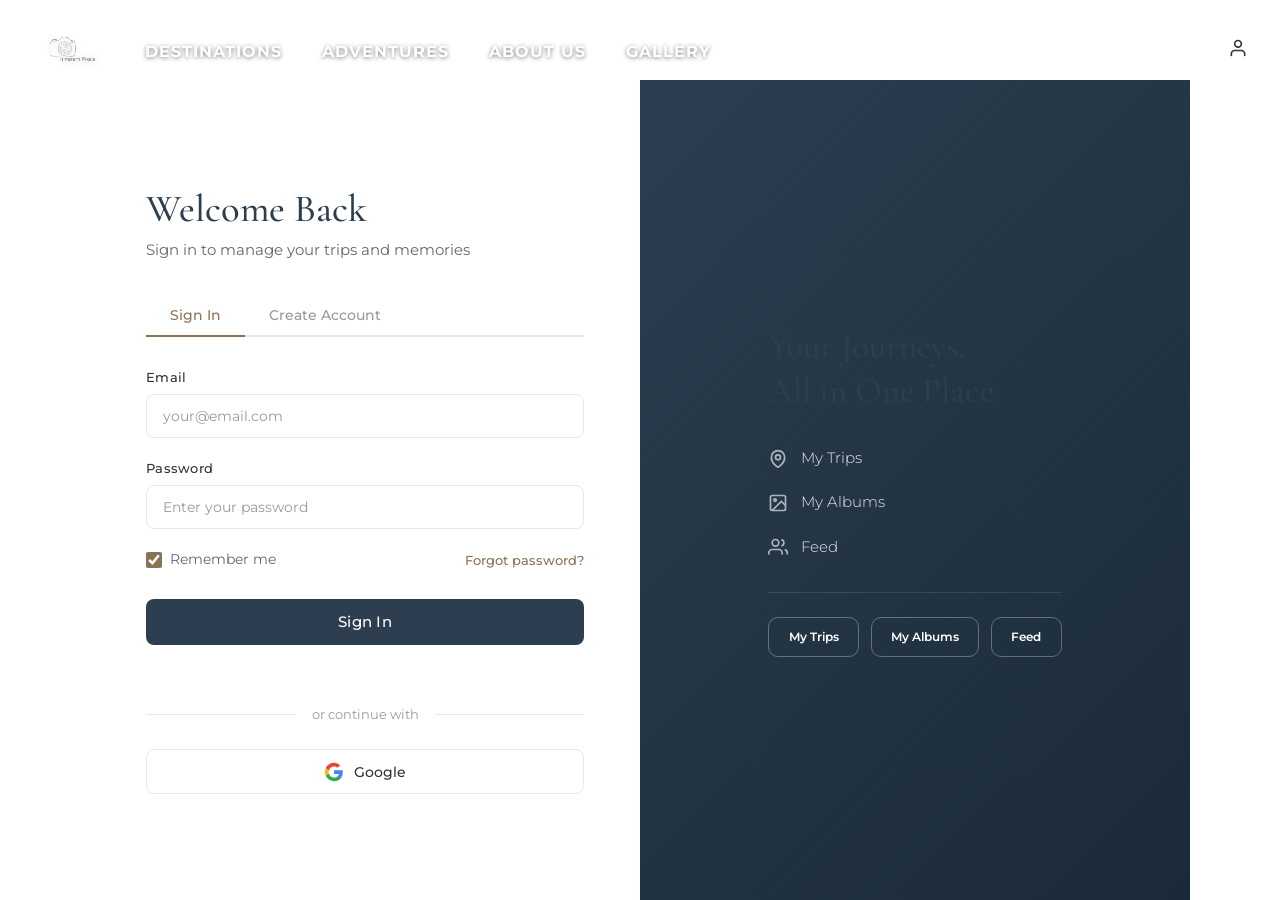
<file: account.html>
<!DOCTYPE html>
<html lang="en">
<head>
    <meta charset="UTF-8">
    <meta name="viewport" content="width=device-width, initial-scale=1.0">
    <title>My Account - Itinerant Pixels</title>
    <link rel="preconnect" href="https://fonts.googleapis.com">
    <link rel="preconnect" href="https://fonts.gstatic.com" crossorigin>
    <link href="https://fonts.googleapis.com/css2?family=Cormorant+Garamond:ital,wght@0,400;0,500;0,600;1,400&family=Montserrat:wght@300;400;500;600&display=swap" rel="stylesheet">
    <link rel="stylesheet" href="styles.css">
    <link rel="stylesheet" href="account.css">
</head>
<body>
    <nav class="navbar">
        <div class="nav-container">
            <a href="index.html" class="logo"><img src="images/logo.png" alt="Itinerant Pixels"></a>
            <div class="nav-links-group">
                <button class="nav-toggle" aria-label="Toggle navigation"><span></span><span></span><span></span></button>
                <ul class="nav-menu">
                    <li class="nav-item dropdown">
                        <a href="destinations.html" class="nav-link">Destinations</a>
                        <div class="dropdown-menu dropdown-hierarchical">
                            <ul class="dropdown-continents">
                                <li class="dropdown-continent active" data-continent="europe"><span>Europe</span><svg width="12" height="12" viewBox="0 0 24 24" fill="none" stroke="currentColor" stroke-width="2.5"><polyline points="9 18 15 12 9 6"></polyline></svg></li>
                                <li class="dropdown-continent" data-continent="asia"><span>Asia</span><svg width="12" height="12" viewBox="0 0 24 24" fill="none" stroke="currentColor" stroke-width="2.5"><polyline points="9 18 15 12 9 6"></polyline></svg></li>
                                <li class="dropdown-continent" data-continent="americas"><span>Americas</span><svg width="12" height="12" viewBox="0 0 24 24" fill="none" stroke="currentColor" stroke-width="2.5"><polyline points="9 18 15 12 9 6"></polyline></svg></li>
                                <li class="dropdown-continent" data-continent="africa"><span>Africa & Middle East</span><svg width="12" height="12" viewBox="0 0 24 24" fill="none" stroke="currentColor" stroke-width="2.5"><polyline points="9 18 15 12 9 6"></polyline></svg></li>
                                <li class="dropdown-continent" data-continent="oceania"><span>Oceania</span><svg width="12" height="12" viewBox="0 0 24 24" fill="none" stroke="currentColor" stroke-width="2.5"><polyline points="9 18 15 12 9 6"></polyline></svg></li>
                            </ul>
                            <div class="dropdown-countries-panel">
                                <div class="dropdown-countries active" data-continent="europe"><a href="destination.html?d=italy">Italy</a><a href="destination.html?d=greece">Greece</a><a href="destination.html?d=portugal">Portugal</a><a href="destination.html?d=spain">Spain</a><a href="destination.html?d=france">France</a><a href="destination.html?d=iceland">Iceland</a></div>
                                <div class="dropdown-countries" data-continent="asia"><a href="destination.html?d=bali">Bali</a><a href="destination.html?d=japan">Japan</a><a href="destination.html?d=thailand">Thailand</a></div>
                                <div class="dropdown-countries" data-continent="americas"><a href="destination.html?d=mexico">Mexico</a></div>
                                <div class="dropdown-countries" data-continent="africa"><a href="destination.html?d=morocco">Morocco</a></div>
                                <div class="dropdown-countries" data-continent="oceania"><a href="destination.html?d=australia">Australia</a></div>
                            </div>
                        </div>
                    </li>
                    <li class="nav-item"><a href="adventures.html" class="nav-link">Adventures</a></li>
                    <li class="nav-item"><a href="index.html#about" class="nav-link">About Us</a></li>
                    <li class="nav-item"><a href="gallery.html" class="nav-link">Gallery</a></li>
                </ul>
            </div>
            <div class="nav-right-group">
                <a href="account.html" class="nav-account-btn" title="My Account">
                    <svg xmlns="http://www.w3.org/2000/svg" width="20" height="20" viewBox="0 0 24 24" fill="none" stroke="currentColor" stroke-width="2" stroke-linecap="round" stroke-linejoin="round"><path d="M20 21v-2a4 4 0 0 0-4-4H8a4 4 0 0 0-4 4v2"></path><circle cx="12" cy="7" r="4"></circle></svg>
                </a>
            </div>
        </div>
    </nav>

    <main class="account-page">
        <!-- Login/Register Forms -->
        <div class="auth-container" id="authContainer">
            <div class="auth-card">
                <div class="auth-header">
                    <h1>Welcome Back</h1>
                    <p>Sign in to manage your trips and memories</p>
                </div>

                <div class="auth-tabs">
                    <button class="auth-tab active" data-tab="login">Sign In</button>
                    <button class="auth-tab" data-tab="register">Create Account</button>
                </div>

                <!-- Login Form -->
                <form class="auth-form" id="loginForm">
                    <div class="form-group">
                        <label for="loginEmail">Email</label>
                        <input type="email" id="loginEmail" placeholder="your@email.com" required>
                    </div>
                    <div class="form-group">
                        <label for="loginPassword">Password</label>
                        <input type="password" id="loginPassword" placeholder="Enter your password" required>
                    </div>
                    <div class="form-row">
                        <label class="checkbox-label">
                            <input type="checkbox" id="rememberMe" checked>
                            <span>Remember me</span>
                        </label>
                        <a href="#" class="forgot-link">Forgot password?</a>
                    </div>
                    <button type="submit" class="auth-submit">Sign In</button>
                    <div class="auth-error" id="loginError"></div>
                </form>

                <!-- Register Form -->
                <form class="auth-form" id="registerForm" style="display:none">
                    <div class="form-row-2col">
                        <div class="form-group">
                            <label for="regFirstName">First Name</label>
                            <input type="text" id="regFirstName" placeholder="First name" required>
                        </div>
                        <div class="form-group">
                            <label for="regLastName">Last Name</label>
                            <input type="text" id="regLastName" placeholder="Last name" required>
                        </div>
                    </div>
                    <div class="form-group">
                        <label for="regEmail">Email</label>
                        <input type="email" id="regEmail" placeholder="your@email.com" required>
                    </div>
                    <div class="form-group">
                        <label for="regPassword">Password</label>
                        <input type="password" id="regPassword" placeholder="Create a password" required minlength="6">
                    </div>
                    <div class="form-group">
                        <label for="regConfirm">Confirm Password</label>
                        <input type="password" id="regConfirm" placeholder="Confirm password" required>
                    </div>
                    <button type="submit" class="auth-submit">Create Account</button>
                    <div class="auth-error" id="registerError"></div>
                </form>

                <div class="auth-divider"><span>or continue with</span></div>
                <div class="social-login">
                    <button class="social-btn google" onclick="socialLogin('google')">
                        <svg viewBox="0 0 24 24" width="20" height="20"><path d="M22.56 12.25c0-.78-.07-1.53-.2-2.25H12v4.26h5.92a5.06 5.06 0 0 1-2.2 3.32v2.77h3.57c2.08-1.92 3.28-4.74 3.28-8.1z" fill="#4285F4"/><path d="M12 23c2.97 0 5.46-.98 7.28-2.66l-3.57-2.77c-.98.66-2.23 1.06-3.71 1.06-2.86 0-5.29-1.93-6.16-4.53H2.18v2.84C3.99 20.53 7.7 23 12 23z" fill="#34A853"/><path d="M5.84 14.09c-.22-.66-.35-1.36-.35-2.09s.13-1.43.35-2.09V7.07H2.18C1.43 8.55 1 10.22 1 12s.43 3.45 1.18 4.93l2.85-2.22.81-.62z" fill="#FBBC05"/><path d="M12 5.38c1.62 0 3.06.56 4.21 1.64l3.15-3.15C17.45 2.09 14.97 1 12 1 7.7 1 3.99 3.47 2.18 7.07l3.66 2.84c.87-2.6 3.3-4.53 6.16-4.53z" fill="#EA4335"/></svg>
                        Google
                    </button>
                </div>
            </div>

            <div class="auth-side">
                <div class="auth-side-content">
                    <h2>Your Journeys,<br>All in One Place</h2>
                    <ul class="auth-features">
                        <li>
                            <svg xmlns="http://www.w3.org/2000/svg" width="20" height="20" viewBox="0 0 24 24" fill="none" stroke="currentColor" stroke-width="2"><path d="M12 22s-8-4.5-8-11.8A8 8 0 0 1 12 2a8 8 0 0 1 8 8.2c0 7.3-8 11.8-8 11.8z"/><circle cx="12" cy="10" r="3"/></svg>
                            My Trips
                        </li>
                        <li>
                            <svg xmlns="http://www.w3.org/2000/svg" width="20" height="20" viewBox="0 0 24 24" fill="none" stroke="currentColor" stroke-width="2"><rect x="3" y="3" width="18" height="18" rx="2" ry="2"/><circle cx="8.5" cy="8.5" r="1.5"/><polyline points="21 15 16 10 5 21"/></svg>
                            My Albums
                        </li>
                        <li>
                            <svg xmlns="http://www.w3.org/2000/svg" width="20" height="20" viewBox="0 0 24 24" fill="none" stroke="currentColor" stroke-width="2"><path d="M17 21v-2a4 4 0 0 0-4-4H5a4 4 0 0 0-4 4v2"/><circle cx="9" cy="7" r="4"/><path d="M23 21v-2a4 4 0 0 0-3-3.87"/><path d="M16 3.13a4 4 0 0 1 0 7.75"/></svg>
                            Feed
                        </li>
                    </ul>
                    <div class="auth-side-links">
                        <a href="my-trips.html" class="auth-side-link">My Trips</a>
                        <a href="my-trips.html#albums" class="auth-side-link">My Albums</a>
                        <a href="travel-feed.html" class="auth-side-link">Feed</a>
                    </div>
                </div>
            </div>
        </div>
    </main>

    <script src="script.js"></script>
    <script src="account.js"></script>
</body>
</html>
</file>
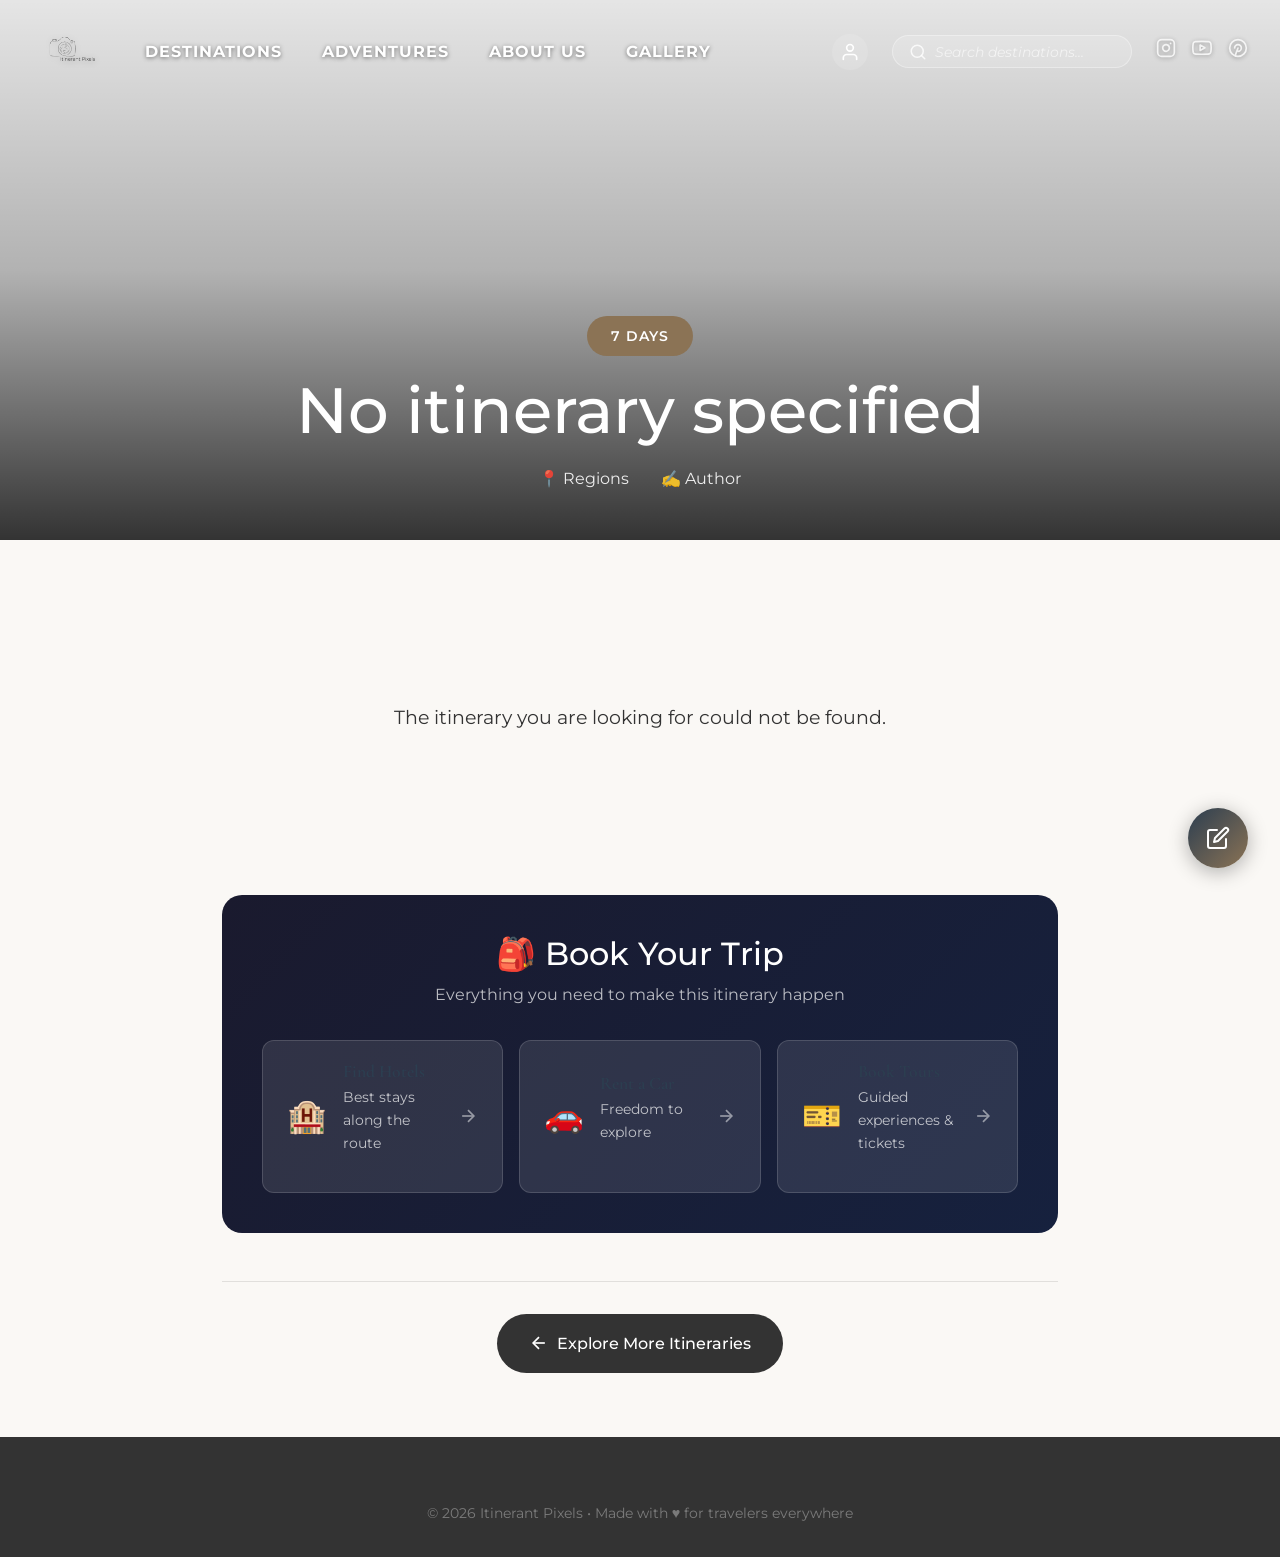
<file: itinerary.html>
<!DOCTYPE html>
<html lang="en">
<head>
    <meta charset="UTF-8">
    <meta name="viewport" content="width=device-width, initial-scale=1.0">
    <title>Itinerary - Itinerant Pixels</title>
    <link rel="preconnect" href="https://fonts.googleapis.com">
    <link rel="preconnect" href="https://fonts.gstatic.com" crossorigin>
    <link href="https://fonts.googleapis.com/css2?family=Cormorant+Garamond:ital,wght@0,400;0,500;0,600;1,400&family=Montserrat:wght@300;400;500;600&display=swap" rel="stylesheet">
    <link rel="stylesheet" href="styles.css">
    <link rel="stylesheet" href="itinerary.css">
</head>
<body>
    <!-- Navigation -->
    <nav class="navbar">
        <div class="nav-container">
            <a href="index.html" class="logo"><img src="images/logo.png" alt="Itinerant Pixels"></a>
            <div class="nav-links-group">
                <button class="nav-toggle" aria-label="Toggle navigation">
                    <span></span>
                    <span></span>
                    <span></span>
                </button>
                <ul class="nav-menu">
                    <li class="nav-item dropdown">
                        <a href="destinations.html" class="nav-link">Destinations</a>
                        <div class="dropdown-menu dropdown-hierarchical">
                            <ul class="dropdown-continents">
                                <li class="dropdown-continent active" data-continent="europe"><span>Europe</span><svg width="12" height="12" viewBox="0 0 24 24" fill="none" stroke="currentColor" stroke-width="2.5"><polyline points="9 18 15 12 9 6"></polyline></svg></li>
                                <li class="dropdown-continent" data-continent="asia"><span>Asia</span><svg width="12" height="12" viewBox="0 0 24 24" fill="none" stroke="currentColor" stroke-width="2.5"><polyline points="9 18 15 12 9 6"></polyline></svg></li>
                                <li class="dropdown-continent" data-continent="americas"><span>Americas</span><svg width="12" height="12" viewBox="0 0 24 24" fill="none" stroke="currentColor" stroke-width="2.5"><polyline points="9 18 15 12 9 6"></polyline></svg></li>
                                <li class="dropdown-continent" data-continent="africa"><span>Africa & Middle East</span><svg width="12" height="12" viewBox="0 0 24 24" fill="none" stroke="currentColor" stroke-width="2.5"><polyline points="9 18 15 12 9 6"></polyline></svg></li>
                                <li class="dropdown-continent" data-continent="oceania"><span>Oceania</span><svg width="12" height="12" viewBox="0 0 24 24" fill="none" stroke="currentColor" stroke-width="2.5"><polyline points="9 18 15 12 9 6"></polyline></svg></li>
                            </ul>
                            <div class="dropdown-countries-panel">
                                <div class="dropdown-countries active" data-continent="europe"><a href="destination.html?d=italy">Italy</a><a href="destination.html?d=greece">Greece</a><a href="destination.html?d=portugal">Portugal</a><a href="destination.html?d=spain">Spain</a><a href="destination.html?d=france">France</a><a href="destination.html?d=croatia">Croatia</a><a href="destination.html?d=iceland">Iceland</a><a href="destination.html?d=norway">Norway</a><a href="destination.html?d=netherlands">Netherlands</a><a href="destination.html?d=austria">Austria</a><a href="destination.html?d=switzerland">Switzerland</a></div>
                                <div class="dropdown-countries" data-continent="asia"><a href="destination.html?d=bali">Bali</a><a href="destination.html?d=japan">Japan</a><a href="destination.html?d=thailand">Thailand</a><a href="destination.html?d=vietnam">Vietnam</a><a href="destination.html?d=srilanka">Sri Lanka</a><a href="destination.html?d=india">India</a><a href="destination.html?d=maldives">Maldives</a></div>
                                <div class="dropdown-countries" data-continent="americas"><a href="destination.html?d=mexico">Mexico</a><a href="destination.html?d=costarica">Costa Rica</a><a href="destination.html?d=peru">Peru</a><a href="destination.html?d=colombia">Colombia</a><a href="destination.html?d=brazil">Brazil</a></div>
                                <div class="dropdown-countries" data-continent="africa"><a href="destination.html?d=morocco">Morocco</a><a href="destination.html?d=egypt">Egypt</a><a href="destination.html?d=tanzania">Tanzania</a><a href="destination.html?d=jordan">Jordan</a></div>
                                <div class="dropdown-countries" data-continent="oceania"><a href="destination.html?d=australia">Australia</a><a href="destination.html?d=newzealand">New Zealand</a></div>
                            </div>
                        </div>
                    </li>
                    <li class="nav-item"><a href="adventures.html" class="nav-link">Adventures</a></li>
                    <li class="nav-item"><a href="index.html#about" class="nav-link">About Us</a></li>
                    <li class="nav-item"><a href="gallery.html" class="nav-link">Gallery</a></li>
                </ul>
            </div>
            <div class="nav-right-group">
                <a href="my-trips.html" class="nav-account-link" title="My Trips">
                    <svg xmlns="http://www.w3.org/2000/svg" width="20" height="20" viewBox="0 0 24 24" fill="none" stroke="currentColor" stroke-width="2" stroke-linecap="round" stroke-linejoin="round"><path d="M20 21v-2a4 4 0 0 0-4-4H8a4 4 0 0 0-4 4v2"/><circle cx="12" cy="7" r="4"/></svg>
                </a>
                <div class="nav-search-inline">
                    <svg xmlns="http://www.w3.org/2000/svg" width="18" height="18" viewBox="0 0 24 24" fill="none" stroke="currentColor" stroke-width="2" stroke-linecap="round" stroke-linejoin="round"><circle cx="11" cy="11" r="8"></circle><line x1="21" y1="21" x2="16.65" y2="16.65"></line></svg>
                    <input type="text" class="nav-search-input" id="navSearchInput" placeholder="Search destinations...">
                </div>
                <div class="nav-social">
                    <a href="#" aria-label="Instagram"><svg xmlns="http://www.w3.org/2000/svg" width="20" height="20" viewBox="0 0 24 24" fill="none" stroke="currentColor" stroke-width="2" stroke-linecap="round" stroke-linejoin="round"><rect x="2" y="2" width="20" height="20" rx="5" ry="5"></rect><path d="M16 11.37A4 4 0 1 1 12.63 8 4 4 0 0 1 16 11.37z"></path><line x1="17.5" y1="6.5" x2="17.51" y2="6.5"></line></svg></a>
                    <a href="#" aria-label="YouTube"><svg xmlns="http://www.w3.org/2000/svg" width="20" height="20" viewBox="0 0 24 24" fill="none" stroke="currentColor" stroke-width="2" stroke-linecap="round" stroke-linejoin="round"><path d="M22.54 6.42a2.78 2.78 0 0 0-1.94-2C18.88 4 12 4 12 4s-6.88 0-8.6.46a2.78 2.78 0 0 0-1.94 2A29 29 0 0 0 1 11.75a29 29 0 0 0 .46 5.33A2.78 2.78 0 0 0 3.4 19c1.72.46 8.6.46 8.6.46s6.88 0 8.6-.46a2.78 2.78 0 0 0 1.94-2 29 29 0 0 0 .46-5.25 29 29 0 0 0-.46-5.33z"></path><polygon points="9.75 15.02 15.5 11.75 9.75 8.48 9.75 15.02"></polygon></svg></a>
                    <a href="#" aria-label="Pinterest"><svg xmlns="http://www.w3.org/2000/svg" width="20" height="20" viewBox="0 0 24 24" fill="none" stroke="currentColor" stroke-width="2" stroke-linecap="round" stroke-linejoin="round"><circle cx="12" cy="12" r="10"></circle><path d="M8 12c0-2.2 1.8-4 4-4s4 1.8 4 4-1.8 4-4 4"></path><path d="M12 12l-3 8"></path></svg></a>
                </div>
            </div>
        </div>
    </nav>

    <!-- Hero Header -->
    <header class="itinerary-hero" id="itineraryHero">
        <div class="hero-overlay"></div>
        <div class="hero-content">
            <span class="itinerary-duration editable" id="itineraryDuration" data-field="duration">7 Days</span>
            <h1 id="itineraryTitle" class="editable" data-field="title">Loading...</h1>
            <div class="itinerary-meta">
                <span id="itineraryRegions" class="editable" data-field="regions">📍 Regions</span>
                <span id="itineraryAuthor">✍️ Author</span>
            </div>
        </div>
    </header>

    <!-- Edit Mode Toolbar -->
    <div class="edit-toolbar" id="editToolbar">
        <div class="edit-toolbar-inner">
            <span class="edit-mode-label">✏️ Edit Mode</span>
            <div class="edit-toolbar-actions">
                <button class="edit-toolbar-btn" id="addDayBtn">+ Add Day</button>
                <button class="edit-toolbar-btn save" id="saveChangesBtn">💾 Save All</button>
                <button class="edit-toolbar-btn cancel" id="exitEditBtn">✕ Exit</button>
            </div>
        </div>
    </div>

    <!-- Main Content -->
    <main class="itinerary-main">
        <div class="container">
            <!-- Description -->
            <section class="itinerary-description-section">
                <p id="itineraryDescription" class="editable" data-field="description"></p>
            </section>

            <!-- Highlights -->
            <section class="itinerary-highlights-section" id="highlightsSection" style="display: none;">
                <h2>✨ Trip Highlights</h2>
                <div class="highlights-grid" id="highlightsGrid"></div>
                <div class="highlights-editor" id="highlightsEditor" style="display: none;">
                    <textarea id="highlightsInput" placeholder="Enter highlights (one per line)..."></textarea>
                    <button class="inline-action-btn" onclick="applyHighlightsEdit()">Apply</button>
                </div>
            </section>

            <!-- Day by Day -->
            <section class="day-by-day-section" id="dayByDaySection" style="display: none;">
                <h2>Day by Day Itinerary</h2>
                <div class="timeline" id="daysTimeline"></div>
            </section>

            <!-- Practical Info -->
            <section class="practical-info-section" id="practicalSection" style="display: none;">
                <h2>📋 Practical Information</h2>
                <div class="info-cards" id="practicalInfo"></div>
            </section>

            <!-- Book Your Trip -->
            <section class="book-trip-section">
                <h2>🎒 Book Your Trip</h2>
                <p class="book-trip-subtitle">Everything you need to make this itinerary happen</p>
                <div class="affiliate-cards">
                    <a href="#" class="affiliate-card hotel-card" id="hotelLink" target="_blank" rel="noopener">
                        <div class="affiliate-icon">🏨</div>
                        <div class="affiliate-info">
                            <h3>Find Hotels</h3>
                            <p>Best stays along the route</p>
                        </div>
                        <svg xmlns="http://www.w3.org/2000/svg" width="20" height="20" viewBox="0 0 24 24" fill="none" stroke="currentColor" stroke-width="2"><line x1="5" y1="12" x2="19" y2="12"></line><polyline points="12 5 19 12 12 19"></polyline></svg>
                    </a>
                    <a href="#" class="affiliate-card car-card" id="carLink" target="_blank" rel="noopener">
                        <div class="affiliate-icon">🚗</div>
                        <div class="affiliate-info">
                            <h3>Rent a Car</h3>
                            <p>Freedom to explore</p>
                        </div>
                        <svg xmlns="http://www.w3.org/2000/svg" width="20" height="20" viewBox="0 0 24 24" fill="none" stroke="currentColor" stroke-width="2"><line x1="5" y1="12" x2="19" y2="12"></line><polyline points="12 5 19 12 12 19"></polyline></svg>
                    </a>
                    <a href="#" class="affiliate-card tours-card" id="toursLink" target="_blank" rel="noopener">
                        <div class="affiliate-icon">🎫</div>
                        <div class="affiliate-info">
                            <h3>Book Tours</h3>
                            <p>Guided experiences & tickets</p>
                        </div>
                        <svg xmlns="http://www.w3.org/2000/svg" width="20" height="20" viewBox="0 0 24 24" fill="none" stroke="currentColor" stroke-width="2"><line x1="5" y1="12" x2="19" y2="12"></line><polyline points="12 5 19 12 12 19"></polyline></svg>
                    </a>
                </div>
            </section>

            <!-- Back to Destination -->
            <div class="back-section">
                <a href="#" class="back-btn" id="backBtn">
                    <svg xmlns="http://www.w3.org/2000/svg" width="20" height="20" viewBox="0 0 24 24" fill="none" stroke="currentColor" stroke-width="2"><line x1="19" y1="12" x2="5" y2="12"></line><polyline points="12 19 5 12 12 5"></polyline></svg>
                    Explore More Itineraries
                </a>
            </div>
        </div>
    </main>

    <!-- Footer -->
    <footer class="footer">
        <div class="container">
            <div class="footer-bottom">
                <p>© 2026 Itinerant Pixels • Made with ♥ for travelers everywhere</p>
            </div>
        </div>
    </footer>

    <!-- Floating Edit Button -->
    <button class="floating-edit-btn" id="editItineraryBtn" title="Edit Itinerary">
        <svg xmlns="http://www.w3.org/2000/svg" width="24" height="24" viewBox="0 0 24 24" fill="none" stroke="currentColor" stroke-width="2" stroke-linecap="round" stroke-linejoin="round">
            <path d="M11 4H4a2 2 0 0 0-2 2v14a2 2 0 0 0 2 2h14a2 2 0 0 0 2-2v-7"></path>
            <path d="M18.5 2.5a2.121 2.121 0 0 1 3 3L12 15l-4 1 1-4 9.5-9.5z"></path>
        </svg>
    </button>

    <script src="local-data.js"></script>
    <script src="script.js"></script>
    <script src="itinerary.js"></script>
</body>
</html>
</file>
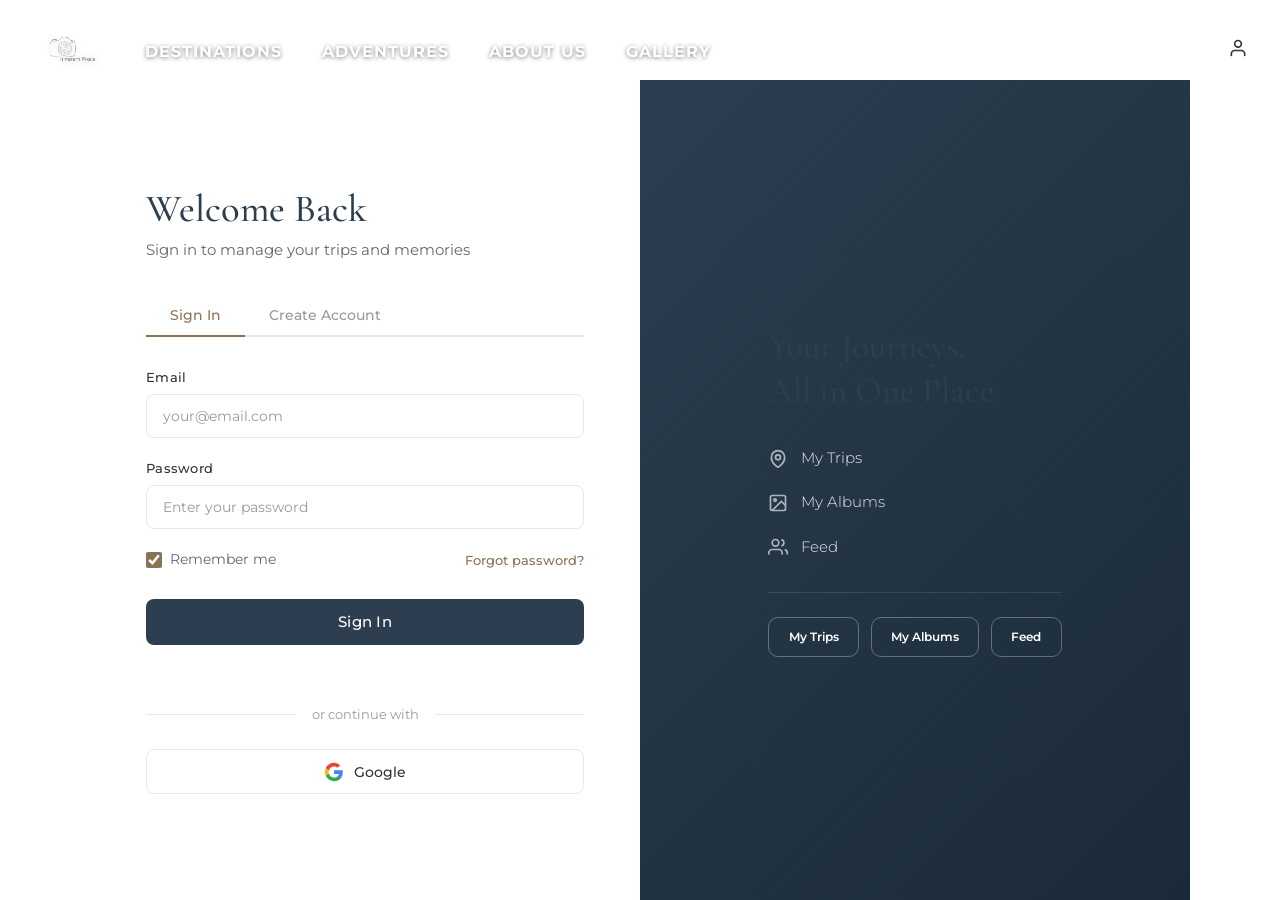
<file: my-trips.html>
<!DOCTYPE html>
<html lang="en">
<head>
    <meta charset="UTF-8">
    <meta name="viewport" content="width=device-width, initial-scale=1.0">
    <title>My Trips - Itinerant Pixels</title>
    <link rel="preconnect" href="https://fonts.googleapis.com">
    <link rel="preconnect" href="https://fonts.gstatic.com" crossorigin>
    <link href="https://fonts.googleapis.com/css2?family=Cormorant+Garamond:ital,wght@0,400;0,500;0,600;1,400&family=Montserrat:wght@300;400;500;600&display=swap" rel="stylesheet">
    <link rel="stylesheet" href="styles.css">
    <link rel="stylesheet" href="my-trips.css">
</head>
<body>
    <nav class="navbar">
        <div class="nav-container">
            <a href="index.html" class="logo"><img src="images/logo.png" alt="Itinerant Pixels"></a>
            <div class="nav-links-group">
                <button class="nav-toggle" aria-label="Toggle navigation"><span></span><span></span><span></span></button>
                <ul class="nav-menu">
                    <li class="nav-item"><a href="my-trips.html" class="nav-link active">My Trips</a></li>
                    <li class="nav-item"><a href="#" class="nav-link" id="navAlbumsLink" onclick="switchToAlbums(event)">My Albums</a></li>
                    <li class="nav-item"><a href="travel-feed.html" class="nav-link">Feed</a></li>
                </ul>
            </div>
            <div class="nav-right-group">
                <div class="nav-user-menu" id="navUserMenu">
                    <button class="nav-user-btn" id="navUserBtn">
                        <span class="nav-user-avatar" id="navUserAvatar">?</span>
                        <span class="nav-user-name" id="navUserName">User</span>
                        <svg width="12" height="12" viewBox="0 0 24 24" fill="none" stroke="currentColor" stroke-width="2.5"><polyline points="6 9 12 15 18 9"></polyline></svg>
                    </button>
                    <div class="nav-user-dropdown" id="navUserDropdown">
                        <a href="my-trips.html">My Trips</a>
                        <a href="index.html">Home Page</a>
                        <a href="#" id="logoutBtn">Sign Out</a>
                    </div>
                </div>
            </div>
        </div>
    </nav>

    <main class="dashboard-page">
        <!-- Profile Header -->
        <section class="dash-profile">
            <div class="dash-profile-inner">
                <div class="dash-avatar" id="dashAvatar">
                    <span id="avatarInitials">?</span>
                </div>
                <div class="dash-profile-info">
                    <h1 id="dashUserName">Traveler</h1>
                    <p class="dash-subtitle" id="dashSubtitle">Your journey starts here</p>
                </div>
                <div class="dash-stats">
                    <div class="dash-stat">
                        <span class="dash-stat-num" id="statTrips">0</span>
                        <span class="dash-stat-label">Trips</span>
                    </div>
                    <div class="dash-stat">
                        <span class="dash-stat-num" id="statUpcoming">0</span>
                        <span class="dash-stat-label">Upcoming</span>
                    </div>
                    <div class="dash-stat">
                        <span class="dash-stat-num" id="statPhotos">0</span>
                        <span class="dash-stat-label">Photos</span>
                    </div>
                    <div class="dash-stat">
                        <span class="dash-stat-num" id="statAlbums">0</span>
                        <span class="dash-stat-label">Albums</span>
                    </div>
                </div>
            </div>
        </section>

        <!-- Trips / Albums / Feed content -->
        <section class="dash-content">
            <!-- Filters -->
            <div class="dash-subfilters" id="tripsSubfilters">
                <button class="dash-subfilter active" data-filter="ongoing">Ongoing</button>
                <button class="dash-subfilter" data-filter="upcoming">Upcoming</button>
                <button class="dash-subfilter" data-filter="past">Past</button>
            </div>

            <!-- Trips Grid -->
            <div class="dash-trips" id="tripsGrid">
                <!-- Populated by JS -->
            </div>

            <!-- Albums Grid -->
            <div class="dash-trips" id="albumsGrid" style="display:none">
                <!-- Populated by JS -->
            </div>

            <!-- Empty state -->
            <div class="dash-empty" id="dashEmpty" style="display:none">
                <svg xmlns="http://www.w3.org/2000/svg" width="64" height="64" viewBox="0 0 24 24" fill="none" stroke="currentColor" stroke-width="1" stroke-linecap="round" stroke-linejoin="round"><circle cx="12" cy="12" r="10"/><line x1="2" y1="12" x2="22" y2="12"/><path d="M12 2a15.3 15.3 0 0 1 4 10 15.3 15.3 0 0 1-4 10 15.3 15.3 0 0 1-4-10 15.3 15.3 0 0 1 4-10z"/></svg>
                <h3>No trips yet</h3>
                <p>Add your first trip to start planning your adventure</p>
                <button class="btn-add-trip" onclick="openAddTrip()">
                    <svg xmlns="http://www.w3.org/2000/svg" width="18" height="18" viewBox="0 0 24 24" fill="none" stroke="currentColor" stroke-width="2"><line x1="12" y1="5" x2="12" y2="19"/><line x1="5" y1="12" x2="19" y2="12"/></svg>
                    Add Trip
                </button>
            </div>
        </section>

        <!-- Add/Edit Trip Modal -->
        <div class="modal-overlay" id="tripModal" style="display:none">
            <div class="modal-card">
                <div class="modal-header">
                    <h2 id="modalTitle">New Trip</h2>
                    <button class="modal-close" onclick="closeTripModal()">&times;</button>
                </div>
                <form id="tripForm">
                    <div class="form-group">
                        <label for="tripName">Trip Name</label>
                        <input type="text" id="tripName" placeholder="e.g. Summer in Italy" required>
                    </div>
                    <div class="form-group">
                        <label for="tripDest">Destination</label>
                        <input type="text" id="tripDest" placeholder="e.g. Italy, Rome" required>
                    </div>
                    <div class="form-row-2col">
                        <div class="form-group">
                            <label for="tripStart">Start Date</label>
                            <input type="date" id="tripStart" required>
                        </div>
                        <div class="form-group">
                            <label for="tripEnd">End Date</label>
                            <input type="date" id="tripEnd" required>
                        </div>
                    </div>
                    <div class="form-group">
                        <label for="tripCover">Cover Image URL (optional)</label>
                        <input type="text" id="tripCover" placeholder="https://...">
                    </div>
                    <div class="form-group">
                        <label for="tripNotes">Notes</label>
                        <textarea id="tripNotes" rows="3" placeholder="Any notes about this trip..."></textarea>
                    </div>
                    <input type="hidden" id="tripEditId">
                    <div class="modal-actions">
                        <button type="button" class="btn-secondary" onclick="closeTripModal()">Cancel</button>
                        <button type="submit" class="btn-primary">Save Trip</button>
                    </div>
                </form>
            </div>
        </div>

        <!-- Album Editor (Lupa-style full screen) -->
        <div class="album-editor-overlay" id="albumEditorOverlay" style="display:none">
            <div class="album-editor-header">
                <input type="text" id="albumEditorName" class="album-editor-name-input" placeholder="Album name…">
                <div class="album-editor-header-actions">
                    <button class="album-editor-cancel" onclick="closeAlbumEditor()">Cancel</button>
                    <button class="album-editor-save" onclick="saveAlbumEditor()">Save Album</button>
                </div>
            </div>
            <div class="album-editor-body">
                <div class="album-editor-library">
                    <div class="album-library-header">
                        <h3>All Photos</h3>
                        <span id="albumLibraryCount">0 photos</span>
                    </div>
                    <div class="album-library-photos" id="albumLibraryPhotos">
                        <p class="album-lib-empty">No photos uploaded yet.</p>
                    </div>
                </div>
                <div class="album-editor-book">
                    <div class="album-book-header">
                        <h3>Album</h3>
                        <span id="albumBookCount">0 photos</span>
                    </div>
                    <div class="album-book-pages" id="albumBookPages">
                        <div class="album-book-empty" id="albumBookEmpty">
                            <svg xmlns="http://www.w3.org/2000/svg" width="48" height="48" viewBox="0 0 24 24" fill="none" stroke="currentColor" stroke-width="1"><rect x="3" y="3" width="18" height="18" rx="2"/><circle cx="8.5" cy="8.5" r="1.5"/><polyline points="21 15 16 10 5 21"/></svg>
                            <p>Click photos on the left to add them to your album</p>
                        </div>
                    </div>
                </div>
            </div>
        </div>

        <!-- Floating Add Button (trips view) -->
        <button class="fab-add" id="fabAddTrip" onclick="openAddTrip()" title="Add new trip">
            <svg xmlns="http://www.w3.org/2000/svg" width="24" height="24" viewBox="0 0 24 24" fill="none" stroke="currentColor" stroke-width="2"><line x1="12" y1="5" x2="12" y2="19"/><line x1="5" y1="12" x2="19" y2="12"/></svg>
        </button>
        <!-- Floating Create Album Button (albums view) -->
        <button class="fab-add fab-albums" id="fabCreateAlbum" onclick="openAlbumEditor()" title="Create album" style="display:none">
            <svg xmlns="http://www.w3.org/2000/svg" width="24" height="24" viewBox="0 0 24 24" fill="none" stroke="currentColor" stroke-width="2"><rect x="3" y="3" width="18" height="18" rx="2" ry="2"/><circle cx="8.5" cy="8.5" r="1.5"/><polyline points="21 15 16 10 5 21"/></svg>
        </button>
    </main>

    <script src="script.js"></script>
    <script src="my-trips.js"></script>
</body>
</html>
</file>
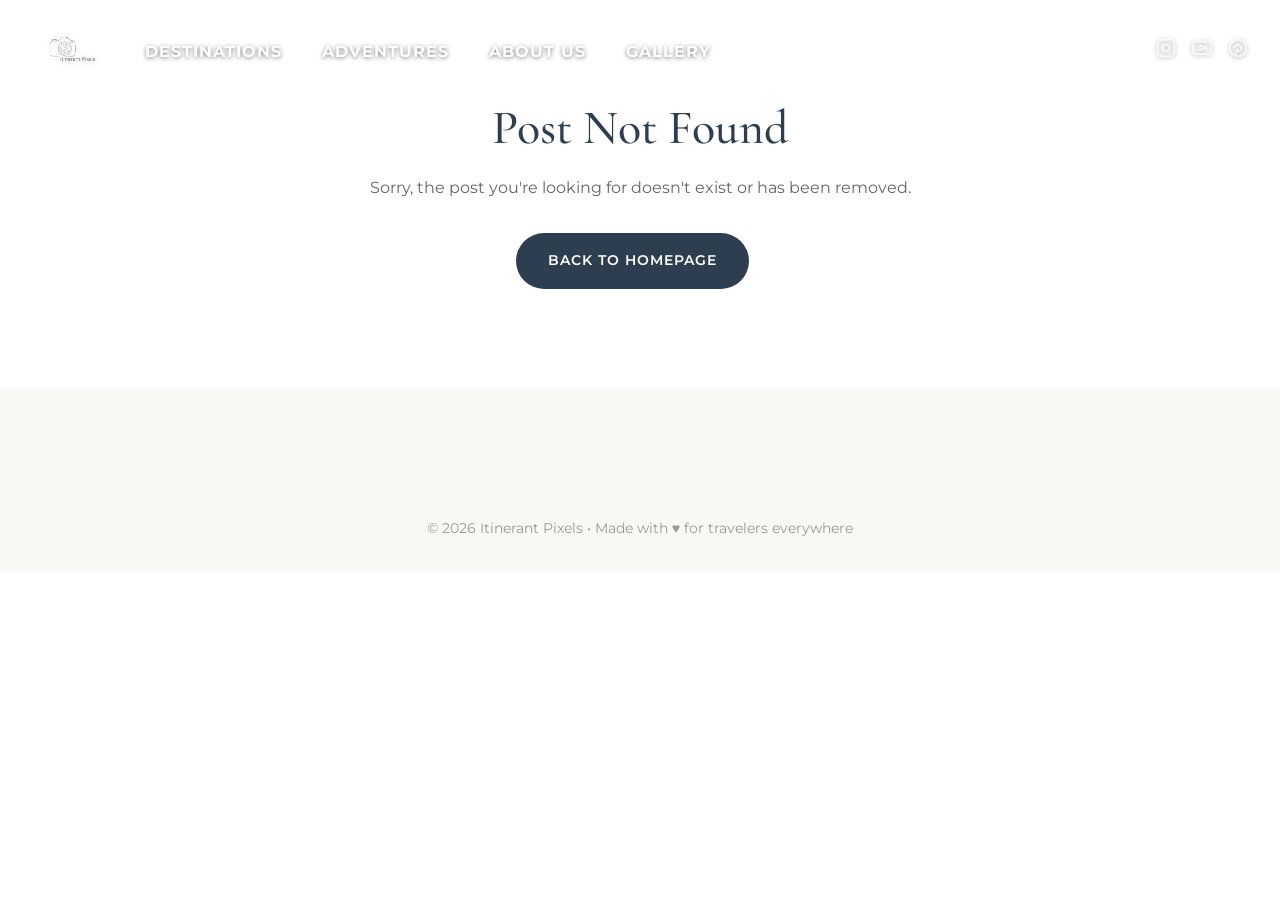
<file: post.html>
<!DOCTYPE html>
<html lang="en">
<head>
    <meta charset="UTF-8">
    <meta name="viewport" content="width=device-width, initial-scale=1.0">
    <title id="pageTitle">Blog Post - Itinerant Pixels</title>
    <link rel="preconnect" href="https://fonts.googleapis.com">
    <link rel="preconnect" href="https://fonts.gstatic.com" crossorigin>
    <link href="https://fonts.googleapis.com/css2?family=Cormorant+Garamond:ital,wght@0,400;0,500;0,600;1,400&family=Montserrat:wght@300;400;500;600&display=swap" rel="stylesheet">
    <link rel="stylesheet" href="styles.css">
    <style>
        /* Post Page Specific Styles */
        .post-header {
            padding-top: 100px;
            text-align: center;
        }
        
        .post-cover {
            width: 100%;
            max-height: 500px;
            object-fit: cover;
            border-radius: 12px;
            margin-bottom: 2rem;
        }
        
        .post-category-badge {
            display: inline-block;
            padding: 0.5rem 1.25rem;
            background: var(--color-cream);
            border-radius: 50px;
            font-size: 0.75rem;
            font-weight: 600;
            text-transform: uppercase;
            letter-spacing: 1.5px;
            color: var(--color-secondary);
            margin-bottom: 1.5rem;
        }
        
        .post-title {
            font-size: clamp(2rem, 4vw, 3.5rem);
            max-width: 900px;
            margin: 0 auto 1rem;
        }
        
        .post-subtitle {
            font-size: 1.25rem;
            color: var(--color-text-light);
            max-width: 700px;
            margin: 0 auto 2rem;
        }
        
        .post-meta {
            display: flex;
            align-items: center;
            justify-content: center;
            gap: 1.5rem;
            flex-wrap: wrap;
            font-size: 0.9rem;
            color: var(--color-text-muted);
            padding-bottom: 2rem;
            border-bottom: 1px solid var(--color-border);
            margin-bottom: 3rem;
        }
        
        .post-author {
            display: flex;
            align-items: center;
            gap: 0.5rem;
        }
        
        .author-avatar {
            width: 40px;
            height: 40px;
            border-radius: 50%;
            object-fit: cover;
        }
        
        .post-content {
            max-width: 750px;
            margin: 0 auto;
            font-size: 1.125rem;
            line-height: 1.9;
        }
        
        .post-content h2 {
            font-size: 2rem;
            margin: 3rem 0 1.5rem;
        }
        
        .post-content h3 {
            font-size: 1.5rem;
            margin: 2rem 0 1rem;
        }
        
        .post-content p {
            margin-bottom: 1.5rem;
        }
        
        .post-content img {
            width: 100%;
            border-radius: 12px;
            margin: 2rem 0;
        }
        
        .post-content blockquote {
            margin: 2rem 0;
            padding: 1.5rem 2rem;
            border-left: 4px solid var(--color-secondary);
            background: var(--color-cream);
            font-style: italic;
            font-size: 1.25rem;
            color: var(--color-text-light);
            border-radius: 0 8px 8px 0;
        }
        
        .post-content ul,
        .post-content ol {
            margin: 1.5rem 0;
            padding-left: 2rem;
        }
        
        .post-content li {
            margin-bottom: 0.75rem;
        }
        
        .post-content a {
            color: var(--color-secondary);
            text-decoration: underline;
        }
        
        .post-tags {
            display: flex;
            flex-wrap: wrap;
            gap: 0.75rem;
            margin-top: 3rem;
            padding-top: 2rem;
            border-top: 1px solid var(--color-border);
        }
        
        .post-tag {
            padding: 0.5rem 1rem;
            background: var(--color-cream);
            border-radius: 50px;
            font-size: 0.85rem;
            color: var(--color-text);
        }
        
        .post-tag:hover {
            background: var(--color-secondary);
            color: white;
        }
        
        .post-share {
            display: flex;
            align-items: center;
            justify-content: center;
            gap: 1rem;
            margin-top: 3rem;
            padding: 2rem;
            background: var(--color-cream);
            border-radius: 12px;
        }
        
        .post-share span {
            font-size: 0.875rem;
            font-weight: 500;
            color: var(--color-text-muted);
        }
        
        .share-btn {
            display: flex;
            align-items: center;
            justify-content: center;
            width: 44px;
            height: 44px;
            background: white;
            border-radius: 50%;
            color: var(--color-text);
            transition: var(--transition-fast);
        }
        
        .share-btn:hover {
            background: var(--color-primary);
            color: white;
        }
        
        /* Related Posts */
        .related-posts {
            margin-top: 4rem;
            padding-top: 4rem;
            border-top: 1px solid var(--color-border);
        }
        
        .related-posts h3 {
            text-align: center;
            margin-bottom: 2rem;
        }
        
        .related-grid {
            display: grid;
            grid-template-columns: repeat(3, 1fr);
            gap: 2rem;
        }
        
        .related-card {
            background: white;
            border-radius: 12px;
            overflow: hidden;
            box-shadow: var(--shadow-sm);
            transition: var(--transition-normal);
        }
        
        .related-card:hover {
            transform: translateY(-5px);
            box-shadow: var(--shadow-md);
        }
        
        .related-card img {
            width: 100%;
            height: 180px;
            object-fit: cover;
        }
        
        .related-card-content {
            padding: 1.25rem;
        }
        
        .related-card h4 {
            font-size: 1rem;
            line-height: 1.4;
            margin-bottom: 0.5rem;
        }
        
        .related-card span {
            font-size: 0.8rem;
            color: var(--color-text-muted);
        }
        
        /* 404 State */
        .post-not-found {
            text-align: center;
            padding: 100px 20px;
        }
        
        .post-not-found h1 {
            font-size: 3rem;
            margin-bottom: 1rem;
        }
        
        .post-not-found p {
            color: var(--color-text-light);
            margin-bottom: 2rem;
        }
        
        @media (max-width: 768px) {
            .related-grid {
                grid-template-columns: 1fr;
            }
            
            .post-meta {
                flex-direction: column;
                gap: 0.75rem;
            }
        }
    </style>
</head>
<body>
    <!-- Navigation -->
    <nav class="navbar scrolled">
        <div class="nav-container">
            <a href="index.html" class="logo"><img src="images/logo.png" alt="Itinerant Pixels"></a>
            <div class="nav-links-group">
                <button class="nav-toggle" aria-label="Toggle navigation">
                    <span></span>
                    <span></span>
                    <span></span>
                </button>
                <ul class="nav-menu">
                    <li class="nav-item dropdown">
                        <a href="destinations.html" class="nav-link">Destinations</a>
                        <div class="dropdown-menu dropdown-hierarchical">
                            <ul class="dropdown-continents">
                                <li class="dropdown-continent active" data-continent="europe"><span>Europe</span><svg width="12" height="12" viewBox="0 0 24 24" fill="none" stroke="currentColor" stroke-width="2.5"><polyline points="9 18 15 12 9 6"></polyline></svg></li>
                                <li class="dropdown-continent" data-continent="asia"><span>Asia</span><svg width="12" height="12" viewBox="0 0 24 24" fill="none" stroke="currentColor" stroke-width="2.5"><polyline points="9 18 15 12 9 6"></polyline></svg></li>
                                <li class="dropdown-continent" data-continent="americas"><span>Americas</span><svg width="12" height="12" viewBox="0 0 24 24" fill="none" stroke="currentColor" stroke-width="2.5"><polyline points="9 18 15 12 9 6"></polyline></svg></li>
                                <li class="dropdown-continent" data-continent="africa"><span>Africa & Middle East</span><svg width="12" height="12" viewBox="0 0 24 24" fill="none" stroke="currentColor" stroke-width="2.5"><polyline points="9 18 15 12 9 6"></polyline></svg></li>
                                <li class="dropdown-continent" data-continent="oceania"><span>Oceania</span><svg width="12" height="12" viewBox="0 0 24 24" fill="none" stroke="currentColor" stroke-width="2.5"><polyline points="9 18 15 12 9 6"></polyline></svg></li>
                            </ul>
                            <div class="dropdown-countries-panel">
                                <div class="dropdown-countries active" data-continent="europe"><a href="destination.html?d=italy">Italy</a><a href="destination.html?d=greece">Greece</a><a href="destination.html?d=portugal">Portugal</a><a href="destination.html?d=spain">Spain</a><a href="destination.html?d=france">France</a><a href="destination.html?d=croatia">Croatia</a><a href="destination.html?d=iceland">Iceland</a><a href="destination.html?d=norway">Norway</a><a href="destination.html?d=netherlands">Netherlands</a><a href="destination.html?d=austria">Austria</a><a href="destination.html?d=switzerland">Switzerland</a></div>
                                <div class="dropdown-countries" data-continent="asia"><a href="destination.html?d=bali">Bali</a><a href="destination.html?d=japan">Japan</a><a href="destination.html?d=thailand">Thailand</a><a href="destination.html?d=vietnam">Vietnam</a><a href="destination.html?d=srilanka">Sri Lanka</a><a href="destination.html?d=india">India</a><a href="destination.html?d=maldives">Maldives</a></div>
                                <div class="dropdown-countries" data-continent="americas"><a href="destination.html?d=mexico">Mexico</a><a href="destination.html?d=costarica">Costa Rica</a><a href="destination.html?d=peru">Peru</a><a href="destination.html?d=colombia">Colombia</a><a href="destination.html?d=brazil">Brazil</a></div>
                                <div class="dropdown-countries" data-continent="africa"><a href="destination.html?d=morocco">Morocco</a><a href="destination.html?d=egypt">Egypt</a><a href="destination.html?d=tanzania">Tanzania</a><a href="destination.html?d=jordan">Jordan</a></div>
                                <div class="dropdown-countries" data-continent="oceania"><a href="destination.html?d=australia">Australia</a><a href="destination.html?d=newzealand">New Zealand</a></div>
                            </div>
                        </div>
                    </li>
                    <li class="nav-item"><a href="adventures.html" class="nav-link">Adventures</a></li>
                    <li class="nav-item"><a href="index.html#about" class="nav-link">About Us</a></li>
                    <li class="nav-item"><a href="gallery.html" class="nav-link">Gallery</a></li>
                </ul>
            </div>
            <div class="nav-right-group">
                <a href="my-trips.html" class="nav-account-link" title="My Trips">
                    <svg xmlns="http://www.w3.org/2000/svg" width="20" height="20" viewBox="0 0 24 24" fill="none" stroke="currentColor" stroke-width="2" stroke-linecap="round" stroke-linejoin="round"><path d="M20 21v-2a4 4 0 0 0-4-4H8a4 4 0 0 0-4 4v2"/><circle cx="12" cy="7" r="4"/></svg>
                </a>
                <div class="nav-search-inline">
                    <svg xmlns="http://www.w3.org/2000/svg" width="18" height="18" viewBox="0 0 24 24" fill="none" stroke="currentColor" stroke-width="2" stroke-linecap="round" stroke-linejoin="round"><circle cx="11" cy="11" r="8"></circle><line x1="21" y1="21" x2="16.65" y2="16.65"></line></svg>
                    <input type="text" class="nav-search-input" id="navSearchInput" placeholder="Search destinations...">
                </div>
                <div class="nav-social">
                    <a href="#" aria-label="Instagram"><svg xmlns="http://www.w3.org/2000/svg" width="20" height="20" viewBox="0 0 24 24" fill="none" stroke="currentColor" stroke-width="2" stroke-linecap="round" stroke-linejoin="round"><rect x="2" y="2" width="20" height="20" rx="5" ry="5"></rect><path d="M16 11.37A4 4 0 1 1 12.63 8 4 4 0 0 1 16 11.37z"></path><line x1="17.5" y1="6.5" x2="17.51" y2="6.5"></line></svg></a>
                    <a href="#" aria-label="YouTube"><svg xmlns="http://www.w3.org/2000/svg" width="20" height="20" viewBox="0 0 24 24" fill="none" stroke="currentColor" stroke-width="2" stroke-linecap="round" stroke-linejoin="round"><path d="M22.54 6.42a2.78 2.78 0 0 0-1.94-2C18.88 4 12 4 12 4s-6.88 0-8.6.46a2.78 2.78 0 0 0-1.94 2A29 29 0 0 0 1 11.75a29 29 0 0 0 .46 5.33A2.78 2.78 0 0 0 3.4 19c1.72.46 8.6.46 8.6.46s6.88 0 8.6-.46a2.78 2.78 0 0 0 1.94-2 29 29 0 0 0 .46-5.25 29 29 0 0 0-.46-5.33z"></path><polygon points="9.75 15.02 15.5 11.75 9.75 8.48 9.75 15.02"></polygon></svg></a>
                    <a href="#" aria-label="Pinterest"><svg xmlns="http://www.w3.org/2000/svg" width="20" height="20" viewBox="0 0 24 24" fill="none" stroke="currentColor" stroke-width="2" stroke-linecap="round" stroke-linejoin="round"><circle cx="12" cy="12" r="10"></circle><path d="M8 12c0-2.2 1.8-4 4-4s4 1.8 4 4-1.8 4-4 4"></path><path d="M12 12l-3 8"></path></svg></a>
                </div>
            </div>
        </div>
    </nav>

    <main class="container" id="postContainer">
        <!-- Post content will be loaded here -->
    </main>

    <!-- Footer -->
    <footer class="footer">
        <div class="container">
            <div class="footer-bottom">
                <p>© 2026 Itinerant Pixels • Made with ♥ for travelers everywhere</p>
            </div>
        </div>
    </footer>

    <script src="local-data.js"></script>
    <script src="script.js"></script>
    <script>
        document.addEventListener('DOMContentLoaded', async () => {
            const urlParams = new URLSearchParams(window.location.search);
            const postId = urlParams.get('id');
            
            if (!postId) {
                showNotFound();
                return;
            }
            
            // Try local data first
            let post = null;
            let posts = [];
            
            if (typeof CodataAPI !== 'undefined') {
                try {
                    post = await CodataAPI.getPost(postId);
                    posts = await CodataAPI.getPosts({ status: 'published' }) || [];
                } catch (error) {
                    console.warn('local data unavailable, using localStorage fallback');
                }
            }
            
            // Fallback to localStorage
            if (!post) {
                posts = JSON.parse(localStorage.getItem('published_posts') || '[]');
                post = posts.find(p => p.id === postId);
            }
            
            if (!post) {
                showNotFound();
                return;
            }
            
            renderPost(post, posts);
        });
        
        function renderPost(post, allPosts) {
            document.getElementById('pageTitle').textContent = `${post.title} - Itinerant Pixels`;
            
            const categoryLabels = {
                'europe': '🌍 Europe',
                'asia': '🌏 Asia',
                'americas': '🌎 Americas',
                'africa': '🌍 Africa',
                'oceania': '🌏 Oceania',
                'tips': '💡 Travel Tips',
                'gear': '🎒 Gear & Packing',
                'food': '🍜 Food & Culture'
            };
            
            const readingTime = calculateReadingTime(post.content);
            const relatedPosts = allPosts.filter(p => p.id !== post.id).slice(0, 3);
            
            document.getElementById('postContainer').innerHTML = `
                <article class="post-header">
                    ${post.coverImage ? `<img class="post-cover" src="${post.coverImage}" alt="${post.title}">` : ''}
                    ${post.category ? `<span class="post-category-badge">${categoryLabels[post.category] || post.category}</span>` : ''}
                    <h1 class="post-title">${post.title}</h1>
                    ${post.subtitle ? `<p class="post-subtitle">${post.subtitle}</p>` : ''}
                    <div class="post-meta">
                        <div class="post-author">
                            <img class="author-avatar" src="https://images.unsplash.com/photo-1522199710521-72d69614c702?w=100&q=80" alt="${post.author}">
                            <span>${post.author || 'Sarah & Alex'}</span>
                        </div>
                        <span>${formatDate(post.date)}</span>
                        <span>${readingTime} min read</span>
                    </div>
                </article>
                
                <div class="post-content">
                    ${post.content}
                    
                    ${post.tags && post.tags.length > 0 ? `
                        <div class="post-tags">
                            ${post.tags.map(tag => `<a href="#" class="post-tag">#${tag}</a>`).join('')}
                        </div>
                    ` : ''}
                    
                    <div class="post-share">
                        <span>Share this post:</span>
                        <a href="#" class="share-btn" aria-label="Share on Facebook">
                            <svg xmlns="http://www.w3.org/2000/svg" width="20" height="20" viewBox="0 0 24 24" fill="none" stroke="currentColor" stroke-width="2" stroke-linecap="round" stroke-linejoin="round"><path d="M18 2h-3a5 5 0 0 0-5 5v3H7v4h3v8h4v-8h3l1-4h-4V7a1 1 0 0 1 1-1h3z"></path></svg>
                        </a>
                        <a href="#" class="share-btn" aria-label="Share on Twitter">
                            <svg xmlns="http://www.w3.org/2000/svg" width="20" height="20" viewBox="0 0 24 24" fill="none" stroke="currentColor" stroke-width="2" stroke-linecap="round" stroke-linejoin="round"><path d="M23 3a10.9 10.9 0 0 1-3.14 1.53 4.48 4.48 0 0 0-7.86 3v1A10.66 10.66 0 0 1 3 4s-4 9 5 13a11.64 11.64 0 0 1-7 2c9 5 20 0 20-11.5a4.5 4.5 0 0 0-.08-.83A7.72 7.72 0 0 0 23 3z"></path></svg>
                        </a>
                        <a href="#" class="share-btn" aria-label="Share on Pinterest">
                            <svg xmlns="http://www.w3.org/2000/svg" width="20" height="20" viewBox="0 0 24 24" fill="none" stroke="currentColor" stroke-width="2" stroke-linecap="round" stroke-linejoin="round"><circle cx="12" cy="12" r="10"></circle><path d="M8 12c0-2.2 1.8-4 4-4s4 1.8 4 4-1.8 4-4 4"></path><path d="M12 12l-3 8"></path></svg>
                        </a>
                        <a href="#" class="share-btn" aria-label="Copy link">
                            <svg xmlns="http://www.w3.org/2000/svg" width="20" height="20" viewBox="0 0 24 24" fill="none" stroke="currentColor" stroke-width="2" stroke-linecap="round" stroke-linejoin="round"><path d="M10 13a5 5 0 0 0 7.54.54l3-3a5 5 0 0 0-7.07-7.07l-1.72 1.71"></path><path d="M14 11a5 5 0 0 0-7.54-.54l-3 3a5 5 0 0 0 7.07 7.07l1.71-1.71"></path></svg>
                        </a>
                    </div>
                </div>
                
                ${relatedPosts.length > 0 ? `
                    <section class="related-posts">
                        <h3>More Stories</h3>
                        <div class="related-grid">
                            ${relatedPosts.map(p => `
                                <a href="post.html?id=${p.id}" class="related-card">
                                    ${p.coverImage ? `<img src="${p.coverImage}" alt="${p.title}">` : `<div style="height:180px;background:var(--color-cream)"></div>`}
                                    <div class="related-card-content">
                                        <h4>${p.title || 'Untitled'}</h4>
                                        <span>${formatDate(p.date)}</span>
                                    </div>
                                </a>
                            `).join('')}
                        </div>
                    </section>
                ` : ''}
            `;
        }
        
        function showNotFound() {
            document.getElementById('postContainer').innerHTML = `
                <div class="post-not-found">
                    <h1>Post Not Found</h1>
                    <p>Sorry, the post you're looking for doesn't exist or has been removed.</p>
                    <a href="index.html" class="btn-primary" style="display:inline-block;padding:1rem 2rem;background:#2c3e50;color:white;border-radius:50px;text-decoration:none;">Back to Homepage</a>
                </div>
            `;
        }
        
        function formatDate(dateString) {
            if (!dateString) return '';
            const date = new Date(dateString);
            return date.toLocaleDateString('en-US', { 
                month: 'long', 
                day: 'numeric', 
                year: 'numeric' 
            });
        }
        
        function calculateReadingTime(content) {
            if (!content) return 1;
            const text = content.replace(/<[^>]*>/g, '');
            const words = text.trim().split(/\s+/).filter(w => w.length > 0).length;
            return Math.max(1, Math.ceil(words / 200));
        }
    </script>
</body>
</html>
</file>
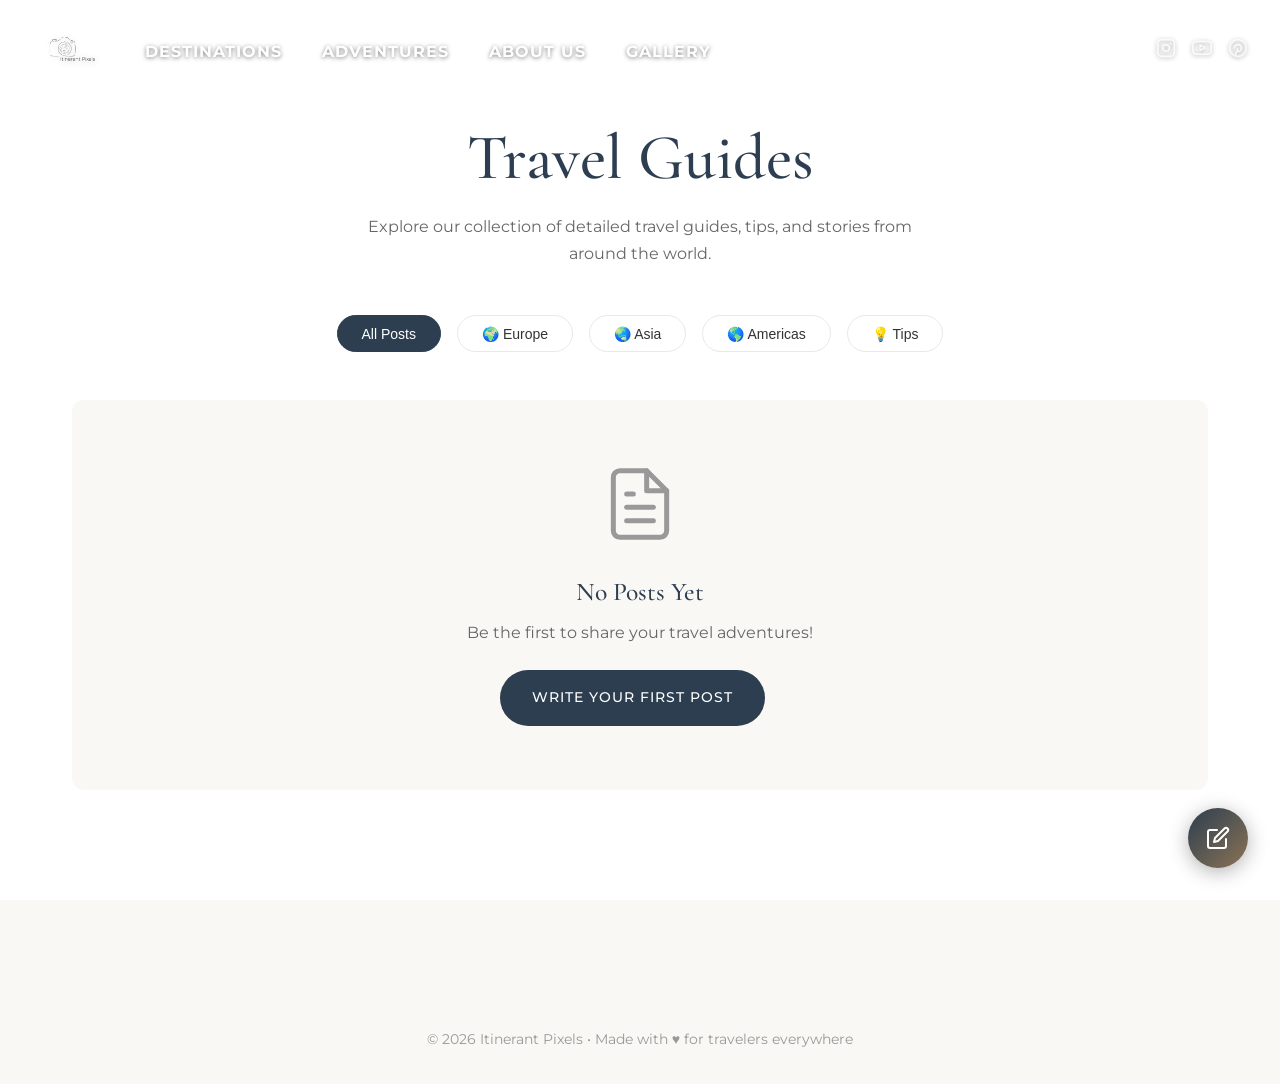
<file: posts.html>
<!DOCTYPE html>
<html lang="en">
<head>
    <meta charset="UTF-8">
    <meta name="viewport" content="width=device-width, initial-scale=1.0">
    <title>All Posts - Itinerant Pixels</title>
    <link rel="preconnect" href="https://fonts.googleapis.com">
    <link rel="preconnect" href="https://fonts.gstatic.com" crossorigin>
    <link href="https://fonts.googleapis.com/css2?family=Cormorant+Garamond:ital,wght@0,400;0,500;0,600;1,400&family=Montserrat:wght@300;400;500;600&display=swap" rel="stylesheet">
    <link rel="stylesheet" href="styles.css">
    <style>
        .posts-page {
            padding-top: 120px;
            min-height: 100vh;
        }
        
        .page-header {
            text-align: center;
            margin-bottom: 3rem;
        }
        
        .page-header h1 {
            margin-bottom: 1rem;
        }
        
        .page-header p {
            color: var(--color-text-light);
            max-width: 600px;
            margin: 0 auto;
        }
        
        .posts-filters {
            display: flex;
            justify-content: center;
            gap: 1rem;
            margin-bottom: 3rem;
            flex-wrap: wrap;
        }
        
        .filter-pill {
            padding: 0.6rem 1.5rem;
            background: var(--color-white);
            border: 1px solid var(--color-border);
            border-radius: 50px;
            font-size: 0.875rem;
            color: var(--color-text);
            cursor: pointer;
            transition: var(--transition-fast);
        }
        
        .filter-pill:hover,
        .filter-pill.active {
            background: var(--color-primary);
            border-color: var(--color-primary);
            color: white;
        }
        
        .all-posts-grid {
            display: grid;
            grid-template-columns: repeat(3, 1fr);
            gap: 2rem;
        }
        
        .blog-card {
            background: white;
            border-radius: 12px;
            overflow: hidden;
            box-shadow: var(--shadow-sm);
            transition: var(--transition-normal);
        }
        
        .blog-card:hover {
            transform: translateY(-5px);
            box-shadow: var(--shadow-md);
        }
        
        .blog-card-image {
            position: relative;
            height: 220px;
            overflow: hidden;
        }
        
        .blog-card-image img {
            width: 100%;
            height: 100%;
            object-fit: cover;
            transition: var(--transition-slow);
        }
        
        .blog-card:hover .blog-card-image img {
            transform: scale(1.05);
        }
        
        .blog-card-image .category-badge {
            position: absolute;
            top: 1rem;
            left: 1rem;
            padding: 0.4rem 1rem;
            background: white;
            border-radius: 50px;
            font-size: 0.7rem;
            font-weight: 600;
            text-transform: uppercase;
            letter-spacing: 0.5px;
        }
        
        .blog-card-content {
            padding: 1.5rem;
        }
        
        .blog-card-content h3 {
            font-size: 1.25rem;
            margin-bottom: 0.75rem;
            line-height: 1.4;
            display: -webkit-box;
            -webkit-line-clamp: 2;
            -webkit-box-orient: vertical;
            overflow: hidden;
        }
        
        .blog-card-content p {
            font-size: 0.9rem;
            color: var(--color-text-light);
            margin-bottom: 1rem;
            display: -webkit-box;
            -webkit-line-clamp: 2;
            -webkit-box-orient: vertical;
            overflow: hidden;
        }
        
        .blog-card-meta {
            display: flex;
            justify-content: space-between;
            align-items: center;
            font-size: 0.8rem;
            color: var(--color-text-muted);
        }
        
        .empty-state {
            text-align: center;
            padding: 4rem 2rem;
            background: var(--color-cream);
            border-radius: 12px;
        }
        
        .empty-state svg {
            width: 80px;
            height: 80px;
            color: var(--color-text-muted);
            margin-bottom: 1.5rem;
        }
        
        .empty-state h3 {
            margin-bottom: 0.75rem;
        }
        
        .empty-state p {
            color: var(--color-text-light);
            margin-bottom: 1.5rem;
        }
        
        .btn-primary {
            display: inline-block;
            padding: 1rem 2rem;
            background: var(--color-primary);
            color: white;
            border-radius: 50px;
            font-size: 0.875rem;
            font-weight: 500;
            text-decoration: none;
            transition: var(--transition-fast);
        }
        
        .btn-primary:hover {
            background: var(--color-secondary);
        }
        
        @media (max-width: 992px) {
            .all-posts-grid {
                grid-template-columns: repeat(2, 1fr);
            }
        }
        
        @media (max-width: 600px) {
            .all-posts-grid {
                grid-template-columns: 1fr;
            }
        }
    </style>
</head>
<body>
    <!-- Navigation -->
    <nav class="navbar scrolled">
        <div class="nav-container">
            <a href="index.html" class="logo"><img src="images/logo.png" alt="Itinerant Pixels"></a>
            <div class="nav-links-group">
                <button class="nav-toggle" aria-label="Toggle navigation">
                    <span></span>
                    <span></span>
                    <span></span>
                </button>
                <ul class="nav-menu">
                    <li class="nav-item dropdown">
                        <a href="destinations.html" class="nav-link">Destinations</a>
                        <div class="dropdown-menu dropdown-hierarchical">
                            <ul class="dropdown-continents">
                                <li class="dropdown-continent active" data-continent="europe"><span>Europe</span><svg width="12" height="12" viewBox="0 0 24 24" fill="none" stroke="currentColor" stroke-width="2.5"><polyline points="9 18 15 12 9 6"></polyline></svg></li>
                                <li class="dropdown-continent" data-continent="asia"><span>Asia</span><svg width="12" height="12" viewBox="0 0 24 24" fill="none" stroke="currentColor" stroke-width="2.5"><polyline points="9 18 15 12 9 6"></polyline></svg></li>
                                <li class="dropdown-continent" data-continent="americas"><span>Americas</span><svg width="12" height="12" viewBox="0 0 24 24" fill="none" stroke="currentColor" stroke-width="2.5"><polyline points="9 18 15 12 9 6"></polyline></svg></li>
                                <li class="dropdown-continent" data-continent="africa"><span>Africa & Middle East</span><svg width="12" height="12" viewBox="0 0 24 24" fill="none" stroke="currentColor" stroke-width="2.5"><polyline points="9 18 15 12 9 6"></polyline></svg></li>
                                <li class="dropdown-continent" data-continent="oceania"><span>Oceania</span><svg width="12" height="12" viewBox="0 0 24 24" fill="none" stroke="currentColor" stroke-width="2.5"><polyline points="9 18 15 12 9 6"></polyline></svg></li>
                            </ul>
                            <div class="dropdown-countries-panel">
                                <div class="dropdown-countries active" data-continent="europe"><a href="destination.html?d=italy">Italy</a><a href="destination.html?d=greece">Greece</a><a href="destination.html?d=portugal">Portugal</a><a href="destination.html?d=spain">Spain</a><a href="destination.html?d=france">France</a><a href="destination.html?d=croatia">Croatia</a><a href="destination.html?d=iceland">Iceland</a><a href="destination.html?d=norway">Norway</a><a href="destination.html?d=netherlands">Netherlands</a><a href="destination.html?d=austria">Austria</a><a href="destination.html?d=switzerland">Switzerland</a></div>
                                <div class="dropdown-countries" data-continent="asia"><a href="destination.html?d=bali">Bali</a><a href="destination.html?d=japan">Japan</a><a href="destination.html?d=thailand">Thailand</a><a href="destination.html?d=vietnam">Vietnam</a><a href="destination.html?d=srilanka">Sri Lanka</a><a href="destination.html?d=india">India</a><a href="destination.html?d=maldives">Maldives</a></div>
                                <div class="dropdown-countries" data-continent="americas"><a href="destination.html?d=mexico">Mexico</a><a href="destination.html?d=costarica">Costa Rica</a><a href="destination.html?d=peru">Peru</a><a href="destination.html?d=colombia">Colombia</a><a href="destination.html?d=brazil">Brazil</a></div>
                                <div class="dropdown-countries" data-continent="africa"><a href="destination.html?d=morocco">Morocco</a><a href="destination.html?d=egypt">Egypt</a><a href="destination.html?d=tanzania">Tanzania</a><a href="destination.html?d=jordan">Jordan</a></div>
                                <div class="dropdown-countries" data-continent="oceania"><a href="destination.html?d=australia">Australia</a><a href="destination.html?d=newzealand">New Zealand</a></div>
                            </div>
                        </div>
                    </li>
                    <li class="nav-item"><a href="adventures.html" class="nav-link">Adventures</a></li>
                    <li class="nav-item"><a href="index.html#about" class="nav-link">About Us</a></li>
                    <li class="nav-item"><a href="gallery.html" class="nav-link">Gallery</a></li>
                </ul>
            </div>
            <div class="nav-right-group">
                <a href="my-trips.html" class="nav-account-link" title="My Trips">
                    <svg xmlns="http://www.w3.org/2000/svg" width="20" height="20" viewBox="0 0 24 24" fill="none" stroke="currentColor" stroke-width="2" stroke-linecap="round" stroke-linejoin="round"><path d="M20 21v-2a4 4 0 0 0-4-4H8a4 4 0 0 0-4 4v2"/><circle cx="12" cy="7" r="4"/></svg>
                </a>
                <div class="nav-search-inline">
                    <svg xmlns="http://www.w3.org/2000/svg" width="18" height="18" viewBox="0 0 24 24" fill="none" stroke="currentColor" stroke-width="2" stroke-linecap="round" stroke-linejoin="round"><circle cx="11" cy="11" r="8"></circle><line x1="21" y1="21" x2="16.65" y2="16.65"></line></svg>
                    <input type="text" class="nav-search-input" id="navSearchInput" placeholder="Search destinations...">
                </div>
                <div class="nav-social">
                    <a href="#" aria-label="Instagram"><svg xmlns="http://www.w3.org/2000/svg" width="20" height="20" viewBox="0 0 24 24" fill="none" stroke="currentColor" stroke-width="2" stroke-linecap="round" stroke-linejoin="round"><rect x="2" y="2" width="20" height="20" rx="5" ry="5"></rect><path d="M16 11.37A4 4 0 1 1 12.63 8 4 4 0 0 1 16 11.37z"></path><line x1="17.5" y1="6.5" x2="17.51" y2="6.5"></line></svg></a>
                    <a href="#" aria-label="YouTube"><svg xmlns="http://www.w3.org/2000/svg" width="20" height="20" viewBox="0 0 24 24" fill="none" stroke="currentColor" stroke-width="2" stroke-linecap="round" stroke-linejoin="round"><path d="M22.54 6.42a2.78 2.78 0 0 0-1.94-2C18.88 4 12 4 12 4s-6.88 0-8.6.46a2.78 2.78 0 0 0-1.94 2A29 29 0 0 0 1 11.75a29 29 0 0 0 .46 5.33A2.78 2.78 0 0 0 3.4 19c1.72.46 8.6.46 8.6.46s6.88 0 8.6-.46a2.78 2.78 0 0 0 1.94-2 29 29 0 0 0 .46-5.25 29 29 0 0 0-.46-5.33z"></path><polygon points="9.75 15.02 15.5 11.75 9.75 8.48 9.75 15.02"></polygon></svg></a>
                    <a href="#" aria-label="Pinterest"><svg xmlns="http://www.w3.org/2000/svg" width="20" height="20" viewBox="0 0 24 24" fill="none" stroke="currentColor" stroke-width="2" stroke-linecap="round" stroke-linejoin="round"><circle cx="12" cy="12" r="10"></circle><path d="M8 12c0-2.2 1.8-4 4-4s4 1.8 4 4-1.8 4-4 4"></path><path d="M12 12l-3 8"></path></svg></a>
                </div>
            </div>
        </div>
    </nav>

    <main class="posts-page">
        <div class="container">
            <div class="page-header">
                <h1>Travel Guides</h1>
                <p>Explore our collection of detailed travel guides, tips, and stories from around the world.</p>
            </div>
            
            <div class="posts-filters" id="filters">
                <button class="filter-pill active" data-filter="all">All Posts</button>
                <button class="filter-pill" data-filter="europe">🌍 Europe</button>
                <button class="filter-pill" data-filter="asia">🌏 Asia</button>
                <button class="filter-pill" data-filter="americas">🌎 Americas</button>
                <button class="filter-pill" data-filter="tips">💡 Tips</button>
            </div>
            
            <div class="all-posts-grid" id="postsGrid">
                <!-- Posts loaded dynamically -->
            </div>
        </div>
    </main>

    <!-- Footer -->
    <footer class="footer">
        <div class="container">
            <div class="footer-bottom">
                <p>© 2026 Itinerant Pixels • Made with ♥ for travelers everywhere</p>
            </div>
        </div>
    </footer>

    <!-- Floating Edit Button -->
    <a href="editor.html" class="floating-edit-btn" title="Write New Post">
        <svg xmlns="http://www.w3.org/2000/svg" width="24" height="24" viewBox="0 0 24 24" fill="none" stroke="currentColor" stroke-width="2" stroke-linecap="round" stroke-linejoin="round">
            <path d="M11 4H4a2 2 0 0 0-2 2v14a2 2 0 0 0 2 2h14a2 2 0 0 0 2-2v-7"></path>
            <path d="M18.5 2.5a2.121 2.121 0 0 1 3 3L12 15l-4 1 1-4 9.5-9.5z"></path>
        </svg>
    </a>

    <script>
        const categoryLabels = {
            'europe': '🌍 Europe',
            'asia': '🌏 Asia',
            'americas': '🌎 Americas',
            'africa': '🌍 Africa',
            'oceania': '🌏 Oceania',
            'tips': '💡 Tips',
            'gear': '🎒 Gear',
            'food': '🍜 Food'
        };
        
        let allPosts = [];
        
        document.addEventListener('DOMContentLoaded', () => {
            loadPosts();
            initFilters();
        });
        
        async function loadPosts() {
            // Load from local data service
            if (typeof CodataAPI !== 'undefined') {
                try {
                    const fetchedPosts = await CodataAPI.getPosts({ status: 'published' });
                    if (fetchedPosts && Array.isArray(fetchedPosts) && fetchedPosts.length > 0) {
                        allPosts = fetchedPosts;
                        renderPosts(allPosts);
                        return;
                    }
                } catch (error) {
                    console.warn('Data service unavailable, using localStorage fallback');
                }
            }
            
            // Fallback to localStorage
            allPosts = JSON.parse(localStorage.getItem('published_posts') || '[]');
            renderPosts(allPosts);
        }
        
        function renderPosts(posts) {
            const grid = document.getElementById('postsGrid');
            
            if (posts.length === 0) {
                grid.innerHTML = `
                    <div class="empty-state" style="grid-column: 1 / -1;">
                        <svg xmlns="http://www.w3.org/2000/svg" viewBox="0 0 24 24" fill="none" stroke="currentColor" stroke-width="1.5" stroke-linecap="round" stroke-linejoin="round">
                            <path d="M14 2H6a2 2 0 0 0-2 2v16a2 2 0 0 0 2 2h12a2 2 0 0 0 2-2V8z"></path>
                            <polyline points="14 2 14 8 20 8"></polyline>
                            <line x1="16" y1="13" x2="8" y2="13"></line>
                            <line x1="16" y1="17" x2="8" y2="17"></line>
                            <polyline points="10 9 9 9 8 9"></polyline>
                        </svg>
                        <h3>No Posts Yet</h3>
                        <p>Be the first to share your travel adventures!</p>
                        <a href="editor.html" class="btn-primary">Write Your First Post</a>
                    </div>
                `;
                return;
            }
            
            grid.innerHTML = posts.map(post => `
                <a href="post.html?id=${post.id}" class="blog-card">
                    <div class="blog-card-image">
                        ${post.coverImage 
                            ? `<img src="${post.coverImage}" alt="${post.title}">`
                            : `<div style="width:100%;height:100%;background:linear-gradient(135deg,var(--color-cream),var(--color-light-gray))"></div>`
                        }
                        ${post.category ? `<span class="category-badge">${categoryLabels[post.category] || post.category}</span>` : ''}
                    </div>
                    <div class="blog-card-content">
                        <h3>${post.title || 'Untitled Post'}</h3>
                        ${post.subtitle ? `<p>${post.subtitle}</p>` : ''}
                        <div class="blog-card-meta">
                            <span>${post.author || 'Sarah & Alex'}</span>
                            <span>${formatDate(post.date)}</span>
                        </div>
                    </div>
                </a>
            `).join('');
        }
        
        function initFilters() {
            document.querySelectorAll('.filter-pill').forEach(btn => {
                btn.addEventListener('click', () => {
                    document.querySelectorAll('.filter-pill').forEach(b => b.classList.remove('active'));
                    btn.classList.add('active');
                    
                    const filter = btn.dataset.filter;
                    if (filter === 'all') {
                        renderPosts(allPosts);
                    } else {
                        const filtered = allPosts.filter(p => p.category === filter);
                        renderPosts(filtered);
                    }
                });
            });
        }
        
        function formatDate(dateString) {
            if (!dateString) return '';
            const date = new Date(dateString);
            return date.toLocaleDateString('en-US', { 
                month: 'short', 
                day: 'numeric', 
                year: 'numeric' 
            });
        }
    </script>
    <script src="local-data.js"></script>
    <script src="script.js"></script>
</body>
</html>
</file>
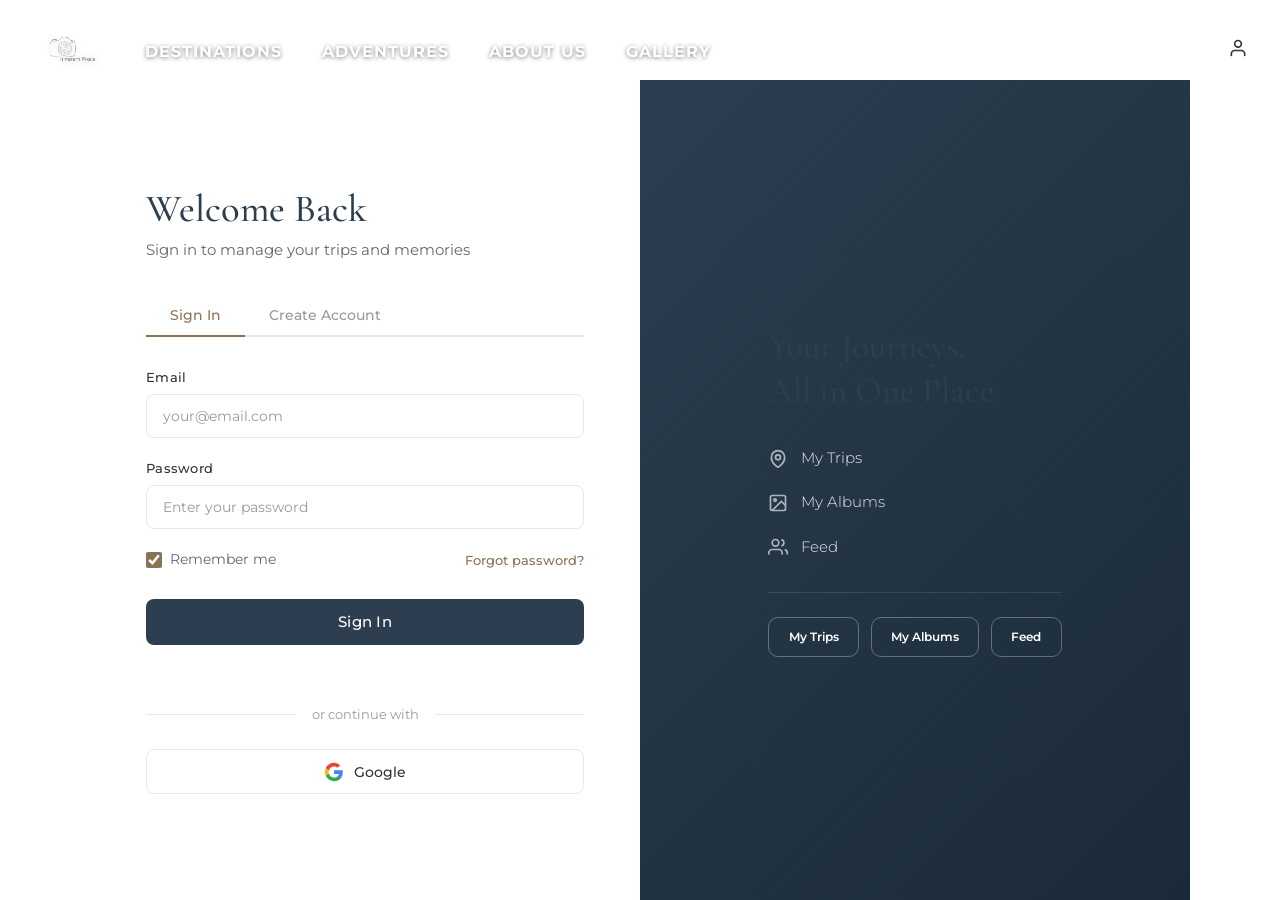
<file: travel-feed.html>
<!DOCTYPE html>
<html lang="en">
<head>
    <meta charset="UTF-8">
    <meta name="viewport" content="width=device-width, initial-scale=1.0">
    <title>Travel Feed - Itinerant Pixels</title>
    <link rel="preconnect" href="https://fonts.googleapis.com">
    <link rel="preconnect" href="https://fonts.gstatic.com" crossorigin>
    <link href="https://fonts.googleapis.com/css2?family=Cormorant+Garamond:ital,wght@0,400;0,500;0,600;1,400&family=Montserrat:wght@300;400;500;600&display=swap" rel="stylesheet">
    <link rel="stylesheet" href="styles.css">
    <link rel="stylesheet" href="travel-feed.css">
</head>
<body>
    <nav class="navbar feed-navbar">
        <div class="nav-container">
            <a href="index.html" class="logo"><img src="images/logo.png" alt="Itinerant Pixels"></a>
            <div class="nav-links-group">
                <button class="nav-toggle" aria-label="Toggle navigation"><span></span><span></span><span></span></button>
                <ul class="nav-menu">
                    <li class="nav-item"><a href="my-trips.html" class="nav-link">My Trips</a></li>
                    <li class="nav-item"><a href="my-trips.html#albums" class="nav-link">My Albums</a></li>
                    <li class="nav-item"><a href="travel-feed.html" class="nav-link active">Feed</a></li>
                </ul>
            </div>
            <div class="nav-right-group">
                <div class="nav-user-menu" id="navUserMenu">
                    <button class="nav-user-btn" id="navUserBtn">
                        <span class="nav-user-avatar" id="navUserAvatar">?</span>
                        <span class="nav-user-name" id="navUserName">User</span>
                        <svg width="12" height="12" viewBox="0 0 24 24" fill="none" stroke="currentColor" stroke-width="2.5"><polyline points="6 9 12 15 18 9"></polyline></svg>
                    </button>
                    <div class="nav-user-dropdown" id="navUserDropdown">
                        <a href="my-trips.html">My Trips</a>
                        <a href="index.html">Home Page</a>
                        <a href="#" id="logoutBtn">Sign Out</a>
                    </div>
                </div>
            </div>
        </div>
    </nav>

    <!-- Profile (Instagram-style) -->
    <header class="feed-profile" id="feedProfile">
        <div class="feed-cover" id="feedCover">
            <label class="feed-cover-edit" for="coverInput" title="Change cover photo">
                <svg xmlns="http://www.w3.org/2000/svg" width="14" height="14" viewBox="0 0 24 24" fill="none" stroke="currentColor" stroke-width="2"><path d="M23 19a2 2 0 0 1-2 2H3a2 2 0 0 1-2-2V8a2 2 0 0 1 2-2h4l2-3h6l2 3h4a2 2 0 0 1 2 2z"/><circle cx="12" cy="13" r="4"/></svg>
                Change cover
            </label>
            <input type="file" id="coverInput" accept="image/*" style="display:none">
        </div>
        <div class="feed-profile-bar">
            <div class="feed-avatar-wrap">
                <div class="feed-avatar-big" id="feedAvatarBig">?</div>
                <label class="feed-avatar-edit" for="avatarInput" title="Change photo">
                    <svg xmlns="http://www.w3.org/2000/svg" width="12" height="12" viewBox="0 0 24 24" fill="none" stroke="currentColor" stroke-width="2.5"><path d="M23 19a2 2 0 0 1-2 2H3a2 2 0 0 1-2-2V8a2 2 0 0 1 2-2h4l2-3h6l2 3h4a2 2 0 0 1 2 2z"/><circle cx="12" cy="13" r="4"/></svg>
                </label>
                <input type="file" id="avatarInput" accept="image/*" style="display:none">
            </div>
            <div class="feed-profile-info">
                <div class="feed-profile-top-row">
                    <h1 class="feed-profile-name" id="feedProfileName">Traveler</h1>
                    <button class="feed-edit-btn" id="feedEditProfileBtn">Edit Profile</button>
                </div>
                <p class="feed-profile-bio" id="feedProfileBio">Explorer &bull; Storyteller &bull; Wanderer</p>
                <div class="feed-stats">
                    <div class="feed-stat">
                        <span class="feed-stat-num" id="statTrips">0</span>
                        <span class="feed-stat-label">Trips</span>
                    </div>
                    <div class="feed-stat">
                        <span class="feed-stat-num" id="statCountries">0</span>
                        <span class="feed-stat-label">Destinations</span>
                    </div>
                    <div class="feed-stat">
                        <span class="feed-stat-num" id="statPhotos">0</span>
                        <span class="feed-stat-label">Photos</span>
                    </div>
                    <div class="feed-stat">
                        <span class="feed-stat-num" id="statDays">0</span>
                        <span class="feed-stat-label">Days traveled</span>
                    </div>
                </div>
            </div>
        </div>
    </header>

    <!-- Edit Profile Modal -->
    <div class="feed-modal-overlay" id="editProfileModal" style="display:none">
        <div class="feed-modal-card">
            <div class="feed-modal-header">
                <h2>Edit Profile</h2>
                <button class="feed-modal-close" id="closeEditProfile">&times;</button>
            </div>
            <div class="feed-modal-body">
                <div class="ep-avatar-section">
                    <div class="ep-avatar-preview" id="epAvatarPreview">?</div>
                    <div>
                        <label class="ep-upload-btn" for="epAvatarFile">Change Photo</label>
                        <input type="file" id="epAvatarFile" accept="image/*" style="display:none">
                        <p style="font-size:0.7rem;color:#bbb;margin-top:0.35rem;">JPG, PNG, GIF</p>
                    </div>
                </div>
                <form id="editProfileForm">
                    <div class="ep-form-group">
                        <label>Display Name</label>
                        <input type="text" id="epDisplayName" placeholder="Your name">
                    </div>
                    <div class="ep-form-group">
                        <label>Bio</label>
                        <textarea id="epBio" rows="3" placeholder="Write a short bio..."></textarea>
                    </div>
                    <div class="ep-form-actions">
                        <button type="button" class="ep-cancel-btn" id="epCancel">Cancel</button>
                        <button type="submit" class="ep-save-btn">Save</button>
                    </div>
                </form>
            </div>
        </div>
    </div>

    <!-- Search & Friends Bar -->
    <section class="feed-search-section">
        <div class="feed-search-bar">
            <div class="feed-search-input-wrap">
                <svg xmlns="http://www.w3.org/2000/svg" width="18" height="18" viewBox="0 0 24 24" fill="none" stroke="currentColor" stroke-width="2"><circle cx="11" cy="11" r="8"/><line x1="21" y1="21" x2="16.65" y2="16.65"/></svg>
                <input type="text" id="friendSearch" placeholder="Search travelers by name or email..." autocomplete="off">
            </div>
            <div class="feed-search-results" id="searchResults" style="display:none"></div>
        </div>
        <div class="feed-following-bar" id="followingBar" style="display:none">
            <span class="following-label">Following</span>
            <div class="following-chips" id="followingChips"></div>
        </div>
    </section>

    <!-- Feed Tabs (My Feed / My Trips) -->
    <section class="feed-tabs-section">
        <div class="feed-view-tabs">
            <button class="feed-view-tab active" data-view="feed">
                <svg xmlns="http://www.w3.org/2000/svg" width="16" height="16" viewBox="0 0 24 24" fill="none" stroke="currentColor" stroke-width="2"><path d="M17 21v-2a4 4 0 0 0-4-4H5a4 4 0 0 0-4 4v2"/><circle cx="9" cy="7" r="4"/><path d="M23 21v-2a4 4 0 0 0-3-3.87"/><path d="M16 3.13a4 4 0 0 1 0 7.75"/></svg>
                Feed
            </button>
            <button class="feed-view-tab" data-view="mine">
                <svg xmlns="http://www.w3.org/2000/svg" width="16" height="16" viewBox="0 0 24 24" fill="none" stroke="currentColor" stroke-width="2"><path d="M20 21v-2a4 4 0 0 0-4-4H8a4 4 0 0 0-4 4v2"/><circle cx="12" cy="7" r="4"/></svg>
                My Trips
            </button>
        </div>
    </section>

    <!-- World Map -->
    <section class="feed-map-section">
        <div class="feed-map-wrap">
            <canvas id="worldMap" width="1000" height="500"></canvas>
            <div class="map-pins" id="mapPins"></div>
        </div>
    </section>

    <!-- Trip Timeline Feed -->
    <section class="feed-timeline-section">
        <div class="feed-section-header">
            <h2 id="feedSectionTitle">Travel Feed</h2>
            <div class="feed-filter-pills">
                <button class="feed-pill active" data-filter="all">All</button>
                <button class="feed-pill" data-filter="upcoming">Upcoming</button>
                <button class="feed-pill" data-filter="ongoing">Ongoing</button>
                <button class="feed-pill" data-filter="past">Past</button>
            </div>
        </div>

        <div class="feed-timeline" id="feedTimeline">
            <!-- JS rendered -->
        </div>

        <div class="feed-empty" id="feedEmpty" style="display:none">
            <div class="feed-empty-icon">
                <svg xmlns="http://www.w3.org/2000/svg" width="48" height="48" viewBox="0 0 24 24" fill="none" stroke="currentColor" stroke-width="1.5"><circle cx="12" cy="10" r="3"/><path d="M12 21.7C17.3 17 20 13 20 10a8 8 0 0 0-16 0c0 3 2.7 7 8 11.7z"/></svg>
            </div>
            <h3>No trips in your feed</h3>
            <p>Share your trips or follow friends to see their journeys!</p>
            <a href="my-trips.html" class="feed-cta-btn">Create a Trip</a>
        </div>
    </section>

    <!-- Year Highlights -->
    <section class="feed-highlights" id="feedHighlights" style="display:none">
        <div class="feed-section-header">
            <h2>Year in Review</h2>
        </div>
        <div class="highlights-scroll" id="highlightsScroll"></div>
    </section>

    <footer class="feed-footer">
        <p>&copy; Itinerant Pixels &bull; Your journeys, beautifully captured</p>
    </footer>

    <script src="script.js"></script>
    <script src="travel-feed.js"></script>
</body>
</html>
</file>
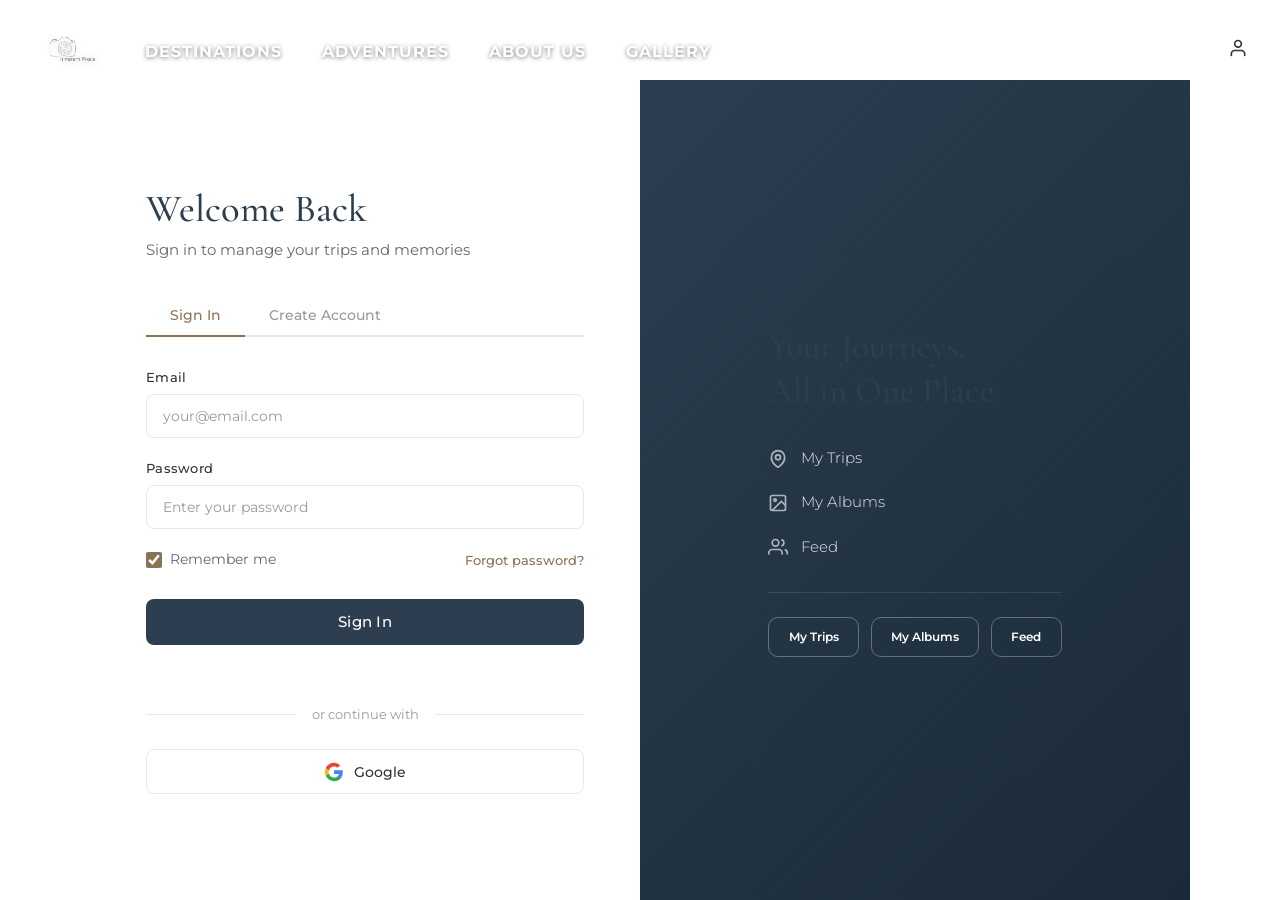
<file: trip-detail.html>
<!DOCTYPE html>
<html lang="en">
<head>
    <meta charset="UTF-8">
    <meta name="viewport" content="width=device-width, initial-scale=1.0">
    <title>Trip Detail - Itinerant Pixels</title>
    <link rel="preconnect" href="https://fonts.googleapis.com">
    <link rel="preconnect" href="https://fonts.gstatic.com" crossorigin>
    <link href="https://fonts.googleapis.com/css2?family=Cormorant+Garamond:ital,wght@0,400;0,500;0,600;1,400&family=Montserrat:wght@300;400;500;600&display=swap" rel="stylesheet">
    <link rel="stylesheet" href="styles.css">
    <link rel="stylesheet" href="trip-detail.css">
</head>
<body>
    <nav class="navbar">
        <div class="nav-container">
            <a href="index.html" class="logo"><img src="images/logo.png" alt="Itinerant Pixels"></a>
            <div class="nav-links-group">
                <button class="nav-toggle" aria-label="Toggle navigation"><span></span><span></span><span></span></button>
                <ul class="nav-menu">
                    <li class="nav-item"><a href="my-trips.html" class="nav-link">← My Trips</a></li>
                    <li class="nav-item"><a href="travel-feed.html" class="nav-link">Feed</a></li>
                </ul>
            </div>
            <div class="nav-right-group">
                <div class="nav-user-menu" id="navUserMenu">
                    <button class="nav-user-btn" id="navUserBtn">
                        <span class="nav-user-avatar" id="navUserAvatar">?</span>
                        <span class="nav-user-name" id="navUserName">User</span>
                    </button>
                </div>
            </div>
        </div>
    </nav>

    <main class="trip-page">
        <!-- Trip Hero -->
        <section class="trip-hero" id="tripHero">
            <div class="trip-hero-overlay">
                <div class="trip-hero-content">
                    <div class="trip-hero-status" id="tripStatus">Upcoming</div>
                    <h1 id="tripTitle">Trip</h1>
                    <p class="trip-hero-dest" id="tripDest">Destination</p>
                    <p class="trip-hero-dates" id="tripDates">Dates</p>
                    <button class="trip-share-btn" id="shareToFeed" onclick="shareToFeed()">
                        <svg xmlns="http://www.w3.org/2000/svg" width="16" height="16" viewBox="0 0 24 24" fill="none" stroke="currentColor" stroke-width="2"><circle cx="18" cy="5" r="3"/><circle cx="6" cy="12" r="3"/><circle cx="18" cy="19" r="3"/><line x1="8.59" y1="13.51" x2="15.42" y2="17.49"/><line x1="15.41" y1="6.51" x2="8.59" y2="10.49"/></svg>
                        <span id="shareBtnText">Share to Feed</span>
                    </button>
                </div>
            </div>
        </section>

        <!-- Tab Navigation -->
        <section class="trip-tabs-bar">
            <div class="trip-tabs-inner">
                <button class="trip-tab active" data-tab="plan">
                    <svg xmlns="http://www.w3.org/2000/svg" width="16" height="16" viewBox="0 0 24 24" fill="none" stroke="currentColor" stroke-width="2"><path d="M14 2H6a2 2 0 0 0-2 2v16a2 2 0 0 0 2 2h12a2 2 0 0 0 2-2V8z"/><polyline points="14 2 14 8 20 8"/><line x1="16" y1="13" x2="8" y2="13"/><line x1="16" y1="17" x2="8" y2="17"/></svg>
                    Plan
                </button>
                <button class="trip-tab" data-tab="bookings">
                    <svg xmlns="http://www.w3.org/2000/svg" width="16" height="16" viewBox="0 0 24 24" fill="none" stroke="currentColor" stroke-width="2"><path d="M19 21l-7-5-7 5V5a2 2 0 0 1 2-2h10a2 2 0 0 1 2 2z"/></svg>
                    Bookings
                </button>
                <button class="trip-tab" data-tab="photos">
                    <svg xmlns="http://www.w3.org/2000/svg" width="16" height="16" viewBox="0 0 24 24" fill="none" stroke="currentColor" stroke-width="2"><rect x="3" y="3" width="18" height="18" rx="2" ry="2"/><circle cx="8.5" cy="8.5" r="1.5"/><polyline points="21 15 16 10 5 21"/></svg>
                    Photos
                </button>
                <button class="trip-tab" data-tab="albums">
                    <svg xmlns="http://www.w3.org/2000/svg" width="16" height="16" viewBox="0 0 24 24" fill="none" stroke="currentColor" stroke-width="2"><rect x="2" y="2" width="20" height="20" rx="2.18" ry="2.18"/><line x1="7" y1="2" x2="7" y2="22"/><line x1="17" y1="2" x2="17" y2="22"/><line x1="2" y1="12" x2="22" y2="12"/></svg>
                    Albums
                </button>
            </div>
        </section>

        <!-- Plan Section -->
        <section class="trip-section" id="sectionPlan">
            <div class="section-header">
                <h2>Travel Plan</h2>
                <button class="btn-icon-text" onclick="openPlanModal()">
                    <svg xmlns="http://www.w3.org/2000/svg" width="16" height="16" viewBox="0 0 24 24" fill="none" stroke="currentColor" stroke-width="2"><line x1="12" y1="5" x2="12" y2="19"/><line x1="5" y1="12" x2="19" y2="12"/></svg>
                    Add Day
                </button>
            </div>
            <div class="plan-timeline" id="planTimeline">
                <!-- JS rendered -->
            </div>
            <div class="empty-section" id="planEmpty" style="display:none">
                <p>No plan yet. Add days to build your itinerary.</p>
            </div>
        </section>

        <!-- Bookings Section -->
        <section class="trip-section" id="sectionBookings" style="display:none">
            <div class="section-header">
                <h2>Bookings</h2>
                <button class="btn-icon-text" onclick="openBookingModal()">
                    <svg xmlns="http://www.w3.org/2000/svg" width="16" height="16" viewBox="0 0 24 24" fill="none" stroke="currentColor" stroke-width="2"><line x1="12" y1="5" x2="12" y2="19"/><line x1="5" y1="12" x2="19" y2="12"/></svg>
                    Add Booking
                </button>
            </div>
            <div class="bookings-list" id="bookingsList"></div>
            <div class="empty-section" id="bookingsEmpty" style="display:none">
                <p>No bookings yet. Add flights, hotels, and activities.</p>
            </div>
        </section>

        <!-- Photos Section -->
        <section class="trip-section" id="sectionPhotos" style="display:none">
            <div class="section-header">
                <h2>Photos</h2>
                <label class="btn-icon-text" for="photoUpload">
                    <svg xmlns="http://www.w3.org/2000/svg" width="16" height="16" viewBox="0 0 24 24" fill="none" stroke="currentColor" stroke-width="2"><path d="M21 15v4a2 2 0 0 1-2 2H5a2 2 0 0 1-2-2v-4"/><polyline points="17 8 12 3 7 8"/><line x1="12" y1="3" x2="12" y2="15"/></svg>
                    Upload Photos
                </label>
                <input type="file" id="photoUpload" accept="image/*" multiple style="display:none">
            </div>
            <div class="photos-grid" id="photosGrid"></div>
            <div class="empty-section" id="photosEmpty" style="display:none">
                <p>No photos yet. Upload images from your trip.</p>
            </div>
        </section>

        <!-- Albums Section -->
        <section class="trip-section" id="sectionAlbums" style="display:none">
            <div class="section-header">
                <h2>Albums</h2>
                <button class="btn-icon-text" onclick="openAlbumModal()">
                    <svg xmlns="http://www.w3.org/2000/svg" width="16" height="16" viewBox="0 0 24 24" fill="none" stroke="currentColor" stroke-width="2"><line x1="12" y1="5" x2="12" y2="19"/><line x1="5" y1="12" x2="19" y2="12"/></svg>
                    Create Album
                </button>
            </div>
            <div class="albums-grid" id="albumsGrid"></div>
            <div class="empty-section" id="albumsEmpty" style="display:none">
                <p>No albums yet. Create an album and add your favorite photos.</p>
            </div>
        </section>

        <!-- Album Viewer Overlay -->
        <div class="album-viewer" id="albumViewer" style="display:none">
            <div class="album-viewer-header">
                <button class="btn-back" onclick="closeAlbumViewer()">← Back to Albums</button>
                <h2 id="albumViewerTitle">Album</h2>
                <div class="album-viewer-actions">
                    <button class="btn-icon-text small" onclick="openAlbumPhotoPicker()">
                        <svg xmlns="http://www.w3.org/2000/svg" width="14" height="14" viewBox="0 0 24 24" fill="none" stroke="currentColor" stroke-width="2"><line x1="12" y1="5" x2="12" y2="19"/><line x1="5" y1="12" x2="19" y2="12"/></svg>
                        Add Photos
                    </button>
                    <button class="btn-icon-text small danger" onclick="deleteCurrentAlbum()">Delete Album</button>
                </div>
            </div>
            <div class="album-viewer-grid" id="albumViewerGrid"></div>
        </div>

        <!-- Photo Lightbox -->
        <div class="lightbox" id="lightbox" style="display:none">
            <button class="lightbox-close" onclick="closeLightbox()">&times;</button>
            <button class="lightbox-prev" onclick="lightboxNav(-1)">&#8249;</button>
            <img id="lightboxImg" src="" alt="Photo">
            <button class="lightbox-next" onclick="lightboxNav(1)">&#8250;</button>
        </div>
    </main>

    <!-- Plan Day Modal -->
    <div class="modal-overlay" id="planModal" style="display:none">
        <div class="modal-card">
            <div class="modal-header">
                <h2 id="planModalTitle">Add Day</h2>
                <button class="modal-close" onclick="closePlanModal()">&times;</button>
            </div>
            <form id="planForm">
                <div class="form-group">
                    <label for="planDayTitle">Day Title</label>
                    <input type="text" id="planDayTitle" placeholder="e.g. Day 1 - Arrival in Rome" required>
                </div>
                <div class="form-group">
                    <label for="planDayDate">Date</label>
                    <input type="date" id="planDayDate">
                </div>
                <div class="form-group">
                    <label for="planDayNotes">Activities / Notes</label>
                    <textarea id="planDayNotes" rows="5" placeholder="Morning: Visit Colosseum&#10;Afternoon: Trastevere walk&#10;Evening: Dinner at..."></textarea>
                </div>
                <input type="hidden" id="planEditId">
                <div class="modal-actions">
                    <button type="button" class="btn-secondary" onclick="closePlanModal()">Cancel</button>
                    <button type="submit" class="btn-primary">Save</button>
                </div>
            </form>
        </div>
    </div>

    <!-- Booking Modal -->
    <div class="modal-overlay" id="bookingModal" style="display:none">
        <div class="modal-card">
            <div class="modal-header">
                <h2 id="bookingModalTitle">Add Booking</h2>
                <button class="modal-close" onclick="closeBookingModal()">&times;</button>
            </div>
            <form id="bookingForm">
                <div class="form-group">
                    <label for="bookingType">Type</label>
                    <select id="bookingType">
                        <option value="flight">✈️ Flight</option>
                        <option value="hotel">🏨 Hotel</option>
                        <option value="activity">🎫 Activity</option>
                        <option value="transport">🚗 Transport</option>
                        <option value="restaurant">🍽️ Restaurant</option>
                        <option value="other">📌 Other</option>
                    </select>
                </div>
                <div class="form-group">
                    <label for="bookingTitle">Title</label>
                    <input type="text" id="bookingTitle" placeholder="e.g. Flight to Rome" required>
                </div>
                <div class="form-row-2col">
                    <div class="form-group">
                        <label for="bookingDate">Date</label>
                        <input type="date" id="bookingDate">
                    </div>
                    <div class="form-group">
                        <label for="bookingTime">Time</label>
                        <input type="time" id="bookingTime">
                    </div>
                </div>
                <div class="form-group">
                    <label for="bookingRef">Reference / Confirmation #</label>
                    <input type="text" id="bookingRef" placeholder="Booking ref...">
                </div>
                <div class="form-group">
                    <label for="bookingNotes">Notes</label>
                    <textarea id="bookingNotes" rows="2" placeholder="Additional details..."></textarea>
                </div>
                <input type="hidden" id="bookingEditId">
                <div class="modal-actions">
                    <button type="button" class="btn-secondary" onclick="closeBookingModal()">Cancel</button>
                    <button type="submit" class="btn-primary">Save</button>
                </div>
            </form>
        </div>
    </div>

    <!-- Album Create Modal -->
    <div class="modal-overlay" id="albumModal" style="display:none">
        <div class="modal-card">
            <div class="modal-header">
                <h2>Create Album</h2>
                <button class="modal-close" onclick="closeAlbumModal()">&times;</button>
            </div>
            <form id="albumForm">
                <div class="form-group">
                    <label for="albumName">Album Name</label>
                    <input type="text" id="albumName" placeholder="e.g. Best Sunsets" required>
                </div>
                <div class="form-group">
                    <label for="albumDesc">Description</label>
                    <textarea id="albumDesc" rows="2" placeholder="What's this album about?"></textarea>
                </div>
                <div class="form-group" id="albumPhotoSelect">
                    <label>Select Photos</label>
                    <div class="album-photo-picker" id="albumPhotoPicker">
                        <p class="picker-empty">No photos in this trip yet. Go to Photos tab to upload some first.</p>
                    </div>
                </div>
                <div class="modal-actions">
                    <button type="button" class="btn-secondary" onclick="closeAlbumModal()">Cancel</button>
                    <button type="submit" class="btn-primary">Create Album</button>
                </div>
            </form>
        </div>
    </div>

    <!-- Album Photo Picker Modal (pick from trip photos) -->
    <div class="modal-overlay" id="albumPickerModal" style="display:none">
        <div class="modal-card">
            <div class="modal-header">
                <h2>Add Photos to Album</h2>
                <button class="modal-close" onclick="closeAlbumPhotoPicker()">&times;</button>
            </div>
            <div style="padding:1.5rem">
                <p style="font-family:'Montserrat',sans-serif;font-size:0.82rem;color:#666;margin-bottom:1rem">Select photos from your trip to add to this album.</p>
                <div class="album-photo-picker" id="albumViewerPicker"></div>
                <div class="modal-actions">
                    <button type="button" class="btn-secondary" onclick="closeAlbumPhotoPicker()">Cancel</button>
                    <button type="button" class="btn-primary" onclick="confirmAlbumPhotoPicker()">Add Selected</button>
                </div>
            </div>
        </div>
    </div>

    <script src="script.js"></script>
    <script src="trip-detail.js"></script>
</body>
</html>
</file>
<file: styles.css>
/* ========================================
   WANDERLUST & WONDER - Travel Blog
   Inspired by Salt in Our Hair
   ======================================== */

/* CSS Variables */
:root {
    --color-primary: #2c3e50;
    --color-secondary: #8b7355;
    --color-accent: #d4a574;
    --color-text: #333333;
    --color-text-light: #666666;
    --color-text-muted: #999999;
    --color-white: #ffffff;
    --color-cream: #faf8f5;
    --color-light-gray: #f5f5f5;
    --color-border: #e8e8e8;
    
    --font-heading: 'Cormorant Garamond', Georgia, serif;
    --font-body: 'Montserrat', -apple-system, BlinkMacSystemFont, sans-serif;
    
    --spacing-xs: 0.5rem;
    --spacing-sm: 1rem;
    --spacing-md: 2rem;
    --spacing-lg: 4rem;
    --spacing-xl: 6rem;
    --spacing-2xl: 8rem;
    
    --transition-fast: 0.2s ease;
    --transition-normal: 0.3s ease;
    --transition-slow: 0.5s ease;
    
    --shadow-sm: 0 2px 8px rgba(0, 0, 0, 0.08);
    --shadow-md: 0 4px 20px rgba(0, 0, 0, 0.1);
    --shadow-lg: 0 8px 40px rgba(0, 0, 0, 0.12);
    
    --max-width: 1400px;
    --content-width: 1200px;
}

/* Reset & Base */
*, *::before, *::after {
    margin: 0;
    padding: 0;
    box-sizing: border-box;
}

html {
    scroll-behavior: smooth;
    font-size: 16px;
}

body {
    font-family: var(--font-body);
    font-weight: 400;
    line-height: 1.7;
    color: var(--color-text);
    background-color: var(--color-white);
    -webkit-font-smoothing: antialiased;
    -moz-osx-font-smoothing: grayscale;
}

img {
    max-width: 100%;
    height: auto;
    display: block;
    /* Image Protection */
    user-select: none;
    -webkit-user-drag: none;
    -webkit-touch-callout: none;
    pointer-events: none;
}

/* Re-enable pointer events for clickable image containers */
a img {
    pointer-events: auto;
}

/* Image Protection Overlay - Add to all image containers */
.film-photo,
.destination-card-month,
.adventure-image,
.shop-image,
.about-image,
.itinerary-card-image {
    position: relative;
}

.film-photo::before,
.destination-card-month::before,
.adventure-image::before,
.shop-image::before,
.about-image::before,
.itinerary-card-image::before {
    content: '';
    position: absolute;
    inset: 0;
    background: transparent;
    z-index: 5;
    pointer-events: auto;
}

/* Watermark Overlay */
.hero-image::after,
.film-photo::after,
.destination-card-month::after,
.adventure-image::after,
.shop-image::after,
.about-image::after {
    content: 'Itinerant Pixels';
    position: absolute;
    bottom: 15px;
    right: 15px;
    color: rgba(255, 255, 255, 0.4);
    font-family: var(--font-heading);
    font-size: 0.85rem;
    font-weight: 500;
    text-shadow: 0 2px 4px rgba(0, 0, 0, 0.3);
    pointer-events: none;
    z-index: 10;
    letter-spacing: 0.5px;
}

a {
    text-decoration: none;
    color: inherit;
    transition: var(--transition-fast);
}

ul {
    list-style: none;
}

.container {
    max-width: var(--content-width);
    margin: 0 auto;
    padding: 0 var(--spacing-md);
}

/* Typography */
h1, h2, h3, h4, h5, h6 {
    font-family: var(--font-heading);
    font-weight: 500;
    line-height: 1.2;
    color: var(--color-primary);
}

h1 { font-size: clamp(2.5rem, 5vw, 4.5rem); }
h2 { font-size: clamp(2rem, 4vw, 3rem); }
h3 { font-size: clamp(1.25rem, 2vw, 1.75rem); }
h4 { font-size: 1.125rem; }

p {
    margin-bottom: 1rem;
}

/* ========================================
   Navigation
   ======================================== */
.navbar {
    position: absolute;
    top: 0;
    left: 0;
    right: 0;
    z-index: 1000;
    background: transparent;
    border-bottom: none;
    transition: var(--transition-normal);
}

.navbar.scrolled {
    /* No change on scroll - navbar scrolls away */
}

.nav-container {
    max-width: var(--max-width);
    margin: 0 auto;
    padding: 1.2rem 2rem;
    display: flex;
    align-items: center;
    justify-content: space-between;
    position: relative;
}

.logo {
    flex-shrink: 0;
}

.logo img {
    height: 65px;
    width: auto;
    object-fit: contain;
    background: transparent;
    pointer-events: auto;
    display: block;
    filter: drop-shadow(0 1px 3px rgba(0, 0, 0, 0.4));
}

.nav-links-group {
    display: flex;
    align-items: center;
    margin-left: 3rem;
}

.nav-right-group {
    display: flex;
    align-items: center;
    gap: 1.5rem;
    margin-left: auto;
}

.nav-account-link {
    display: flex;
    align-items: center;
    justify-content: center;
    width: 36px;
    height: 36px;
    border-radius: 50%;
    background: rgba(255,255,255,0.12);
    color: #fff;
    transition: background 0.2s;
}
.nav-account-link:hover {
    background: rgba(255,255,255,0.25);
}
.nav-account-link svg { stroke: #fff; }

.nav-menu {
    display: flex;
    align-items: center;
    gap: 2.5rem;
}

.nav-link {
    font-size: 1rem;
    font-weight: 700;
    letter-spacing: 1px;
    text-transform: uppercase;
    color: #ffffff;
    text-shadow: 0 1px 4px rgba(0, 0, 0, 0.5);
    padding: 0.5rem 0;
    position: relative;
}

.nav-link::after {
    content: '';
    position: absolute;
    bottom: 0;
    left: 0;
    width: 0;
    height: 1px;
    background: #ffffff;
    transition: var(--transition-normal);
}

.nav-link:hover::after {
    width: 100%;
}

.nav-link.write-link {
    background: rgba(255, 255, 255, 0.15);
    color: #ffffff;
    padding: 0.5rem 1rem;
    border-radius: 50px;
    border: 1px solid rgba(255, 255, 255, 0.4);
}

.nav-link.write-link:hover {
    background: #ffffff;
    color: var(--color-primary);
}

.nav-link.write-link::after {
    display: none;
}

/* Dropdown Menu */
.dropdown {
    position: relative;
}

.dropdown {
    position: relative;
}

.dropdown-menu {
    position: absolute;
    top: 100%;
    left: 0;
    background: var(--color-white);
    border-radius: 10px;
    box-shadow: 0 8px 32px rgba(0, 0, 0, 0.12), 0 2px 8px rgba(0, 0, 0, 0.06);
    padding: 0;
    margin-top: 0;
    display: none;
    opacity: 0;
    visibility: hidden;
    transition: opacity 0.2s ease, visibility 0.2s ease;
    z-index: 1001;
    overflow: hidden;
}

/* Invisible bridge to keep hover connected */
.dropdown-menu::before {
    content: '';
    position: absolute;
    top: -1rem;
    left: -1rem;
    right: -1rem;
    height: 1.5rem;
}

.dropdown:hover .dropdown-menu {
    display: flex;
    opacity: 1;
    visibility: visible;
}

/* Hierarchical dropdown layout */
.dropdown-hierarchical {
    width: 380px;
}

.dropdown-continents {
    list-style: none;
    padding: 0.5rem 0;
    margin: 0;
    border-right: 1.5px solid var(--color-border);
    min-width: 160px;
    background: var(--color-cream);
}

.dropdown-continent {
    display: flex;
    align-items: center;
    justify-content: space-between;
    padding: 0.6rem 1rem 0.6rem 1.25rem;
    font-family: var(--font-body);
    font-size: 0.88rem;
    font-weight: 500;
    color: var(--color-text);
    cursor: pointer;
    transition: background 0.15s ease, color 0.15s ease;
    user-select: none;
}

.dropdown-continent svg {
    opacity: 0.3;
    transition: opacity 0.15s ease;
}

.dropdown-continent:hover,
.dropdown-continent.active {
    background: var(--color-white);
    color: var(--color-secondary);
}

.dropdown-continent:hover svg,
.dropdown-continent.active svg {
    opacity: 0.7;
    stroke: var(--color-secondary);
}

.dropdown-countries-panel {
    flex: 1;
    min-width: 180px;
    padding: 0.75rem 0;
}

.dropdown-countries {
    display: none;
    flex-direction: column;
    padding: 0 1.25rem;
}

.dropdown-countries.active {
    display: flex;
}

.dropdown-countries a {
    display: block;
    padding: 0.4rem 0;
    font-family: var(--font-body);
    font-size: 0.88rem;
    color: var(--color-text);
    text-decoration: none;
    transition: color 0.15s ease;
}

.dropdown-countries a:hover {
    color: var(--color-secondary);
}

/* Adventures Dropdown */
.adventures-menu {
    flex-direction: column !important;
    gap: 0.5rem !important;
    min-width: 320px !important;
    padding: 1rem !important;
}

.adventure-item {
    display: flex;
    align-items: center;
    gap: 1rem;
    padding: 0.75rem 1rem;
    border-radius: 8px;
    cursor: pointer;
    transition: var(--transition-normal);
}

.adventure-item:hover {
    background: var(--color-cream);
}

.adventure-icon {
    font-size: 1.75rem;
    flex-shrink: 0;
}

.adventure-info h4 {
    font-family: var(--font-heading);
    font-size: 0.95rem;
    font-weight: 600;
    color: var(--color-primary);
    margin-bottom: 0.15rem;
    text-transform: none;
    letter-spacing: 0;
}

.adventure-info p {
    font-size: 0.8rem;
    color: var(--color-text-muted);
    margin: 0;
}

.adventure-item:hover .adventure-info h4 {
    color: var(--color-secondary);
}

.nav-social {
    display: flex;
    gap: 1rem;
}

.nav-social a {
    color: rgba(255, 255, 255, 0.8);
    filter: drop-shadow(0 1px 2px rgba(0, 0, 0, 0.4));
}

.nav-social a:hover {
    color: #ffffff;
}

/* Inline Search */
.nav-search-inline {
    display: flex;
    align-items: center;
    gap: 0.5rem;
    background: rgba(255, 255, 255, 0.15);
    border: 1px solid rgba(255, 255, 255, 0.35);
    border-radius: 50px;
    padding: 0.4rem 1rem;
    transition: var(--transition-normal);
}

.nav-search-inline:focus-within {
    background: rgba(255, 255, 255, 0.25);
    border-color: rgba(255, 255, 255, 0.6);
}

.nav-search-inline svg {
    color: rgba(255, 255, 255, 0.8);
    flex-shrink: 0;
}

.nav-search-input {
    background: none;
    border: none;
    outline: none;
    color: #ffffff;
    font-size: 0.9rem;
    width: 180px;
    font-family: inherit;
}

.nav-search-input::placeholder {
    color: rgba(255, 255, 255, 0.6);
    font-style: italic;
}

/* Search Button */
.nav-search-btn {
    background: none;
    border: none;
    cursor: pointer;
    color: var(--color-text-light);
    padding: 0;
    display: flex;
    align-items: center;
    justify-content: center;
    transition: var(--transition-normal);
}

.nav-search-btn:hover {
    color: var(--color-secondary);
}

/* Search Overlay */
.search-overlay {
    position: absolute;
    top: 100%;
    left: 0;
    right: 0;
    background: var(--color-white);
    padding: 2rem;
    box-shadow: var(--shadow-lg);
    opacity: 0;
    visibility: hidden;
    transform: translateY(-10px);
    transition: all 0.3s ease;
}

.search-overlay.active {
    opacity: 1;
    visibility: visible;
    transform: translateY(0);
}

.search-container {
    max-width: 700px;
    margin: 0 auto;
    position: relative;
}

.search-form {
    display: flex;
    align-items: center;
    gap: 1rem;
    background: var(--color-cream);
    border-radius: 50px;
    padding: 0.75rem 1.5rem;
    border: 2px solid transparent;
    transition: var(--transition-normal);
}

.search-form:focus-within {
    border-color: var(--color-secondary);
    background: var(--color-white);
}

.search-input {
    flex: 1;
    border: none;
    background: transparent;
    font-size: 1.1rem;
    font-family: var(--font-body);
    color: var(--color-text);
    outline: none;
}

.search-input::placeholder {
    color: var(--color-text-muted);
}

.search-submit {
    background: var(--color-secondary);
    border: none;
    border-radius: 50%;
    width: 44px;
    height: 44px;
    display: flex;
    align-items: center;
    justify-content: center;
    cursor: pointer;
    color: var(--color-white);
    transition: var(--transition-normal);
}

.search-submit:hover {
    background: var(--color-primary);
    transform: scale(1.05);
}

.search-close {
    position: absolute;
    top: 0;
    right: -50px;
    background: none;
    border: none;
    cursor: pointer;
    color: var(--color-text-light);
    padding: 0.5rem;
    transition: var(--transition-normal);
}

.search-close:hover {
    color: var(--color-primary);
}

.search-suggestions {
    margin-top: 1.5rem;
    text-align: center;
}

.search-label {
    font-size: 0.8rem;
    color: var(--color-text-muted);
    text-transform: uppercase;
    letter-spacing: 1px;
    display: block;
    margin-bottom: 0.75rem;
}

.search-tags {
    display: flex;
    justify-content: center;
    flex-wrap: wrap;
    gap: 0.5rem;
}

.search-tag {
    padding: 0.5rem 1rem;
    background: var(--color-cream);
    border-radius: 20px;
    font-size: 0.875rem;
    color: var(--color-text);
    transition: var(--transition-normal);
}

.search-tag:hover {
    background: var(--color-secondary);
    color: var(--color-white);
}

/* Mobile Navigation */
.nav-toggle {
    display: none;
    flex-direction: column;
    gap: 5px;
    background: none;
    border: none;
    cursor: pointer;
    padding: 5px;
}

.nav-toggle span {
    width: 24px;
    height: 2px;
    background: #ffffff;
    transition: var(--transition-normal);
}

/* ========================================
   Hero Section
   ======================================== */
.hero {
    position: relative;
    height: 100vh;
    min-height: 600px;
    display: flex;
    align-items: center;
    justify-content: center;
    overflow: hidden;
}

.hero-image {
    position: absolute;
    inset: 0;
    z-index: 0;
}

.hero-image img {
    width: 100%;
    height: 100%;
    object-fit: cover;
}

/* Transparent overlay for click protection (no darkening) */
.hero-image::before {
    content: '';
    position: absolute;
    inset: 0;
    background: transparent;
    z-index: 1;
    pointer-events: auto;
}

/* Watermark on hero */
.hero-image::after {
    content: 'Itinerant Pixels';
    position: absolute;
    bottom: 15px;
    right: 15px;
    color: rgba(255, 255, 255, 0.4);
    font-family: var(--font-heading);
    font-size: 0.85rem;
    font-weight: 500;
    text-shadow: 0 2px 4px rgba(0, 0, 0, 0.3);
    pointer-events: none;
    z-index: 10;
    letter-spacing: 0.5px;
}

.hero-content {
    position: relative;
    z-index: 100;
    text-align: center;
    color: #1a1a2e;
    padding: 0 var(--spacing-md);
}

.hero-subtitle {
    display: block;
    font-size: 0.875rem;
    font-weight: 500;
    letter-spacing: 3px;
    text-transform: uppercase;
    margin-bottom: 1rem;
    opacity: 0.9;
}

.hero h1 {
    color: #1a1a2e;
    margin-bottom: 1.5rem;
    font-weight: 700;
}

.hero-tagline {
    font-size: 1.25rem;
    font-weight: 300;
    max-width: 600px;
    margin: 0 auto 2rem;
    opacity: 0.95;
}

.hero-cta {
    display: inline-block;
    padding: 1rem 2.5rem;
    background: var(--color-white);
    color: #1a1a2e;
    font-size: 0.875rem;
    font-weight: 600;
    letter-spacing: 1px;
    text-transform: uppercase;
    border-radius: 50px;
    transition: var(--transition-normal);
}

.hero-cta:hover {
    background: var(--color-secondary);
    color: var(--color-white);
    transform: translateY(-2px);
    box-shadow: var(--shadow-md);
}

.hero-scroll {
    position: absolute;
    bottom: 2rem;
    left: 50%;
    transform: translateX(-50%);
    display: flex;
    flex-direction: column;
    align-items: center;
    color: var(--color-white);
    opacity: 0.8;
}

.hero-scroll span {
    font-size: 0.75rem;
    letter-spacing: 2px;
    text-transform: uppercase;
    margin-bottom: 0.5rem;
}

.scroll-line {
    width: 1px;
    height: 40px;
    background: linear-gradient(to bottom, var(--color-white), transparent);
    animation: scrollPulse 2s ease-in-out infinite;
}

@keyframes scrollPulse {
    0%, 100% { opacity: 0.5; transform: scaleY(1); }
    50% { opacity: 1; transform: scaleY(1.2); }
}

/* ========================================
   Section Styling
   ======================================== */
section {
    padding: var(--spacing-xl) 0;
}

.section-header {
    text-align: center;
    margin-bottom: var(--spacing-lg);
}

.section-subtitle {
    display: block;
    font-size: 0.75rem;
    font-weight: 600;
    letter-spacing: 3px;
    text-transform: uppercase;
    color: var(--color-secondary);
    margin-bottom: 0.75rem;
}

.view-all-link {
    display: inline-block;
    margin-top: var(--spacing-lg);
    font-size: 0.875rem;
    font-weight: 500;
    color: var(--color-secondary);
    letter-spacing: 0.5px;
}

.view-all-link:hover {
    color: var(--color-primary);
}

/* ========================================
   Destinations Grid
   ======================================== */
.destinations {
    background: var(--color-cream);
}

.destination-grid {
    display: grid;
    grid-template-columns: repeat(3, 1fr);
    grid-template-rows: repeat(2, 280px);
    gap: 1.5rem;
}

.destination-card {
    position: relative;
    border-radius: 12px;
    overflow: hidden;
    cursor: pointer;
}

.destination-card.large {
    grid-row: span 2;
}

.destination-card img {
    width: 100%;
    height: 100%;
    object-fit: cover;
    transition: var(--transition-slow);
}

.destination-card:hover img {
    transform: scale(1.05);
}

.destination-overlay {
    position: absolute;
    inset: 0;
    background: linear-gradient(to top, rgba(0, 0, 0, 0.6) 0%, transparent 60%);
    display: flex;
    flex-direction: column;
    justify-content: flex-end;
    padding: 1.5rem;
    color: var(--color-white);
}

.destination-flag {
    font-size: 1.5rem;
    margin-bottom: 0.5rem;
}

.destination-card h3 {
    color: var(--color-white);
    margin-bottom: 0.25rem;
}

.destination-card p {
    font-size: 0.875rem;
    opacity: 0.9;
    margin: 0;
}

/* ========================================
   Blog Posts Grid
   ======================================== */
.posts-grid {
    display: grid;
    grid-template-columns: repeat(3, 1fr);
    gap: 2rem;
}

.post-card {
    background: var(--color-white);
    border-radius: 12px;
    overflow: hidden;
    box-shadow: var(--shadow-sm);
    transition: var(--transition-normal);
}

.post-card:hover {
    transform: translateY(-5px);
    box-shadow: var(--shadow-md);
}

.post-card.featured {
    grid-column: span 2;
}

.post-card a {
    display: block;
}

.post-image {
    position: relative;
    overflow: hidden;
    aspect-ratio: 16/10;
}

.post-card.featured .post-image {
    aspect-ratio: 21/10;
}

.post-image img {
    width: 100%;
    height: 100%;
    object-fit: cover;
    transition: var(--transition-slow);
}

.post-card:hover .post-image img {
    transform: scale(1.05);
}

.post-category {
    position: absolute;
    top: 1rem;
    left: 1rem;
    padding: 0.4rem 1rem;
    background: var(--color-white);
    font-size: 0.75rem;
    font-weight: 600;
    letter-spacing: 1px;
    text-transform: uppercase;
    border-radius: 50px;
    color: var(--color-primary);
}

.post-content {
    padding: 1.5rem;
}

.post-content h3 {
    margin-bottom: 0.75rem;
    transition: var(--transition-fast);
}

.post-card:hover .post-content h3 {
    color: var(--color-secondary);
}

.post-content p {
    font-size: 0.9rem;
    color: var(--color-text-light);
    line-height: 1.6;
}

.read-more {
    display: inline-block;
    font-size: 0.875rem;
    font-weight: 500;
    color: var(--color-secondary);
    margin-top: 0.5rem;
}

/* ========================================
   Where to Go - Month Based Recommendations
   ======================================== */
.where-to-go {
    background: linear-gradient(135deg, #f8f9fa 0%, #e9ecef 100%);
    padding: var(--spacing-xl) 0;
}

.where-to-go .section-header {
    text-align: center;
    margin-bottom: var(--spacing-md);
}

.where-to-go .section-header h2 {
    display: inline;
}

.where-to-go .section-header h2 span {
    color: var(--color-secondary);
    position: relative;
}

.month-selector {
    display: flex;
    flex-direction: column;
    align-items: center;
    gap: 1rem;
    margin-bottom: var(--spacing-lg);
}

.month-label {
    font-size: 1rem;
    color: var(--color-text-light);
    font-weight: 500;
}

.month-buttons {
    display: flex;
    flex-wrap: wrap;
    justify-content: center;
    gap: 0.5rem;
}

.month-btn {
    padding: 0.6rem 1rem;
    border: 2px solid var(--color-border);
    background: var(--color-white);
    border-radius: 25px;
    font-size: 0.875rem;
    font-weight: 500;
    color: var(--color-text);
    cursor: pointer;
    transition: all 0.3s ease;
}

.month-btn:hover {
    border-color: var(--color-secondary);
    color: var(--color-secondary);
}

.month-btn.active {
    background: var(--color-secondary);
    border-color: var(--color-secondary);
    color: var(--color-white);
}

.destinations-grid {
    display: grid;
    grid-template-columns: repeat(4, 1fr);
    gap: 1.5rem;
}

.destination-card-month {
    position: relative;
    border-radius: 16px;
    overflow: hidden;
    aspect-ratio: 3/4;
    box-shadow: var(--shadow-md);
    transition: all 0.4s ease;
}

.destination-card-month:hover {
    transform: translateY(-8px);
    box-shadow: 0 20px 40px rgba(0, 0, 0, 0.2);
}

.destination-card-month img {
    width: 100%;
    height: 100%;
    object-fit: cover;
    transition: transform 0.5s ease;
}

.destination-card-month:hover img {
    transform: scale(1.1);
}

.destination-card-month .overlay {
    position: absolute;
    inset: 0;
    background: linear-gradient(
        to top,
        rgba(0, 0, 0, 0.8) 0%,
        rgba(0, 0, 0, 0.3) 50%,
        transparent 100%
    );
    display: flex;
    flex-direction: column;
    justify-content: flex-end;
    padding: 1.5rem;
    color: var(--color-white);
}

.destination-card-month .flag {
    font-size: 2rem;
    margin-bottom: 0.5rem;
}

.destination-card-month h3 {
    font-family: var(--font-heading);
    font-size: 1.4rem;
    color: var(--color-white);
    margin-bottom: 0.25rem;
}

.destination-card-month .weather {
    font-size: 0.85rem;
    opacity: 0.9;
    display: flex;
    align-items: center;
    gap: 0.5rem;
}

.destination-card-month .reason {
    font-size: 0.8rem;
    margin-top: 0.5rem;
    padding-top: 0.5rem;
    border-top: 1px solid rgba(255, 255, 255, 0.3);
    opacity: 0;
    transform: translateY(10px);
    transition: all 0.3s ease;
}

.destination-card-month:hover .reason {
    opacity: 1;
    transform: translateY(0);
}

/* Responsive Where to Go */
@media (max-width: 1024px) {
    .destinations-grid {
        grid-template-columns: repeat(2, 1fr);
    }
}

@media (max-width: 600px) {
    .destinations-grid {
        grid-template-columns: 1fr;
        max-width: 350px;
        margin: 0 auto;
    }
    
    .month-btn {
        padding: 0.5rem 0.75rem;
        font-size: 0.8rem;
    }
}

/* ========================================
   Film Strip Photo Carousel
   ======================================== */
.film-strip {
    background: #1a1a1a;
    padding: 0;
    overflow: hidden;
    position: relative;
}

.film-strip::before,
.film-strip::after {
    content: '';
    position: absolute;
    top: 0;
    bottom: 0;
    width: 100px;
    z-index: 10;
    pointer-events: none;
}

.film-strip::before {
    left: 0;
    background: linear-gradient(to right, #1a1a1a 0%, transparent 100%);
}

.film-strip::after {
    right: 0;
    background: linear-gradient(to left, #1a1a1a 0%, transparent 100%);
}

.film-track-wrapper {
    overflow: hidden;
    padding: 20px 0;
}

.film-track {
    display: flex;
    gap: 0;
    animation: filmScroll 40s linear infinite;
    width: max-content;
}

.film-track:hover {
    animation-play-state: paused;
}

@keyframes filmScroll {
    0% {
        transform: translateX(0);
    }
    100% {
        transform: translateX(-50%);
    }
}

.film-frame {
    flex: 0 0 auto;
    width: 280px;
    background: #111;
    position: relative;
    cursor: pointer;
    transition: transform 0.3s ease;
}

.film-frame:hover {
    transform: scale(1.05);
    z-index: 5;
}

.film-sprocket {
    height: 16px;
    background: #111;
    display: flex;
    justify-content: space-around;
    align-items: center;
    padding: 0 8px;
}

.film-sprocket::before,
.film-sprocket::after {
    content: '';
    width: 12px;
    height: 8px;
    background: #1a1a1a;
    border-radius: 2px;
}

.film-sprocket.top::before,
.film-sprocket.top::after,
.film-sprocket.bottom::before,
.film-sprocket.bottom::after {
    box-shadow: 
        24px 0 0 #1a1a1a,
        48px 0 0 #1a1a1a,
        72px 0 0 #1a1a1a,
        96px 0 0 #1a1a1a,
        120px 0 0 #1a1a1a,
        144px 0 0 #1a1a1a,
        168px 0 0 #1a1a1a;
}

.film-photo {
    width: 100%;
    height: 360px;
    overflow: hidden;
    position: relative;
    background: #000;
    border-left: 4px solid #111;
    border-right: 4px solid #111;
}

.film-photo img {
    width: 100%;
    height: 100%;
    object-fit: cover;
    transition: transform 0.5s ease, filter 0.3s ease;
    filter: saturate(0.9);
}

.film-frame:hover .film-photo img {
    transform: scale(1.1);
    filter: saturate(1.1);
}

/* Film grain overlay effect */
.film-photo::after {
    content: '';
    position: absolute;
    inset: 0;
    background: 
        repeating-linear-gradient(
            0deg,
            rgba(0, 0, 0, 0.1) 0px,
            rgba(0, 0, 0, 0.1) 1px,
            transparent 1px,
            transparent 2px
        );
    pointer-events: none;
    opacity: 0.3;
}

/* Tooltip on hover */
.film-frame::after {
    content: attr(title);
    position: absolute;
    bottom: 100%;
    left: 50%;
    transform: translateX(-50%) translateY(-10px);
    background: rgba(0, 0, 0, 0.9);
    color: #fff;
    padding: 8px 16px;
    border-radius: 6px;
    font-size: 0.85rem;
    font-weight: 500;
    white-space: nowrap;
    opacity: 0;
    visibility: hidden;
    transition: all 0.3s ease;
    z-index: 20;
    pointer-events: none;
}

.film-frame:hover::after {
    opacity: 1;
    visibility: visible;
    transform: translateX(-50%) translateY(-5px);
}

/* Responsive Film Strip */

/* Film Strip Navigation Arrows */
.film-strip {
    position: relative;
}

.film-arrow {
    position: absolute;
    top: 50%;
    transform: translateY(-50%);
    z-index: 20;
    background: rgba(255, 255, 255, 0.9);
    border: none;
    width: 44px;
    height: 44px;
    border-radius: 50%;
    cursor: pointer;
    display: flex;
    align-items: center;
    justify-content: center;
    box-shadow: 0 2px 8px rgba(0, 0, 0, 0.3);
    transition: all 0.3s ease;
    color: #1a1a1a;
}

.film-arrow:hover {
    background: #fff;
    transform: translateY(-50%) scale(1.1);
    box-shadow: 0 4px 16px rgba(0, 0, 0, 0.4);
}

.film-arrow.prev {
    left: 20px;
}

.film-arrow.next {
    right: 20px;
}

.film-arrow svg {
    width: 20px;
    height: 20px;
}

@media (max-width: 768px) {
    .film-arrow {
        width: 36px;
        height: 36px;
    }

    .film-arrow.prev {
        left: 10px;
    }

    .film-arrow.next {
        right: 10px;
    }

    .film-arrow svg {
        width: 16px;
        height: 16px;
    }
}

@media (max-width: 768px) {
    .film-frame {
        width: 220px;
    }
    
    .film-photo {
        height: 280px;
    }
    
    .film-strip::before,
    .film-strip::after {
        width: 50px;
    }
    
    .film-sprocket {
        height: 12px;
    }
    
    .film-sprocket::before,
    .film-sprocket::after {
        width: 10px;
        height: 6px;
    }
}

@media (max-width: 480px) {
    .film-frame {
        width: 180px;
    }
    
    .film-photo {
        height: 230px;
    }
    
    .film-strip::before,
    .film-strip::after {
        width: 30px;
    }
    
    .film-frame::after {
        display: none;
    }
}

/* ========================================
   Gallery Section
   ======================================== */
.gallery {
    padding: var(--spacing-lg) 0;
    text-align: center;
}

.gallery-grid {
    display: grid;
    grid-template-columns: repeat(6, 1fr);
    gap: 4px;
}

.gallery-item {
    aspect-ratio: 1;
    overflow: hidden;
}

.gallery-item img {
    width: 100%;
    height: 100%;
    object-fit: cover;
    transition: var(--transition-slow);
}

.gallery-item:hover img {
    transform: scale(1.1);
    opacity: 0.9;
}

.instagram-link {
    display: inline-flex;
    align-items: center;
    gap: 0.75rem;
    margin-top: var(--spacing-md);
    padding: 1rem 2rem;
    font-size: 0.875rem;
    font-weight: 500;
    color: var(--color-text);
    border: 1px solid var(--color-border);
    border-radius: 50px;
    transition: var(--transition-normal);
}

.instagram-link:hover {
    background: var(--color-primary);
    border-color: var(--color-primary);
    color: var(--color-white);
}

/* ========================================
   About Section
   ======================================== */
.about {
    background: var(--color-cream);
}

.about-grid {
    display: grid;
    grid-template-columns: 1fr 1fr;
    gap: var(--spacing-lg);
    align-items: center;
}

.about-image {
    border-radius: 12px;
    overflow: hidden;
    box-shadow: var(--shadow-lg);
}

.about-image img {
    width: 100%;
    height: auto;
}

.about-content p {
    font-size: 1rem;
    color: var(--color-text-light);
    margin-bottom: 1.5rem;
}

.about-stats {
    display: flex;
    gap: var(--spacing-md);
    margin: var(--spacing-md) 0;
    padding: var(--spacing-md) 0;
    border-top: 1px solid var(--color-border);
    border-bottom: 1px solid var(--color-border);
}

.stat {
    text-align: center;
}

.stat-number {
    display: block;
    font-family: var(--font-heading);
    font-size: 2.5rem;
    font-weight: 600;
    color: var(--color-secondary);
}

.stat-label {
    font-size: 0.75rem;
    font-weight: 600;
    letter-spacing: 1px;
    text-transform: uppercase;
    color: var(--color-text-muted);
}

.btn-primary {
    display: inline-block;
    padding: 1rem 2rem;
    background: var(--color-primary);
    color: var(--color-white);
    font-size: 0.875rem;
    font-weight: 600;
    letter-spacing: 1px;
    text-transform: uppercase;
    border-radius: 50px;
    transition: var(--transition-normal);
    margin-right: 1rem;
}

.about-content .instagram-link {
    margin-top: 0;
    vertical-align: middle;
}

.btn-primary:hover {
    background: var(--color-secondary);
    transform: translateY(-2px);
    box-shadow: var(--shadow-md);
}

/* ========================================
   Custom Itinerary CTA
   ======================================== */
.custom-itinerary-cta {
    padding: var(--spacing-xl) 0;
    background: var(--color-white);
    position: relative;
    overflow: hidden;
}

.cta-wrapper {
    max-width: 720px;
    margin: 0 auto;
    text-align: center;
    padding: var(--spacing-lg) var(--spacing-md);
    background: linear-gradient(135deg, #faf8f5 0%, #f0ebe3 100%);
    border-radius: 20px;
    border: 1.5px solid var(--color-border);
    position: relative;
}

.cta-badge {
    display: inline-block;
    padding: 0.35rem 1.25rem;
    background: var(--color-secondary);
    color: var(--color-white);
    font-family: var(--font-body);
    font-size: 0.7rem;
    font-weight: 600;
    letter-spacing: 1.5px;
    text-transform: uppercase;
    border-radius: 30px;
    margin-bottom: 1.5rem;
}

.cta-wrapper h2 {
    font-family: var(--font-heading);
    font-size: 2.25rem;
    font-weight: 600;
    color: var(--color-primary);
    line-height: 1.25;
    margin-bottom: 1rem;
}

.cta-wrapper > p {
    font-size: 1rem;
    color: var(--color-text-light);
    line-height: 1.7;
    margin-bottom: 2rem;
    max-width: 560px;
    margin-left: auto;
    margin-right: auto;
}

.cta-features {
    display: flex;
    justify-content: center;
    gap: 2rem;
    margin-bottom: 2.5rem;
}

.cta-feature {
    display: flex;
    align-items: center;
    gap: 0.5rem;
    font-family: var(--font-body);
    font-size: 0.85rem;
    font-weight: 500;
    color: var(--color-text);
}

.cta-feature-icon {
    display: flex;
    align-items: center;
    justify-content: center;
    width: 36px;
    height: 36px;
    background: var(--color-white);
    border-radius: 50%;
    color: var(--color-secondary);
    box-shadow: 0 2px 8px rgba(0, 0, 0, 0.06);
}

.cta-form {
    width: 100%;
    max-width: 560px;
    margin: 0 auto;
    display: flex;
    flex-direction: column;
    gap: 0.75rem;
}

.cta-form-row {
    display: flex;
    gap: 0.75rem;
}

.cta-form input,
.cta-form textarea,
.cta-form select {
    width: 100%;
    padding: 0.85rem 1.15rem;
    border: 1.5px solid var(--color-border);
    border-radius: 10px;
    font-family: var(--font-body);
    font-size: 0.88rem;
    color: var(--color-text);
    background: var(--color-white);
    transition: border-color 0.2s ease, box-shadow 0.2s ease;
    outline: none;
}

.cta-form select {
    appearance: none;
    background-image: url("data:image/svg+xml,%3Csvg xmlns='http://www.w3.org/2000/svg' width='12' height='12' viewBox='0 0 24 24' fill='none' stroke='%23999' stroke-width='2.5' stroke-linecap='round' stroke-linejoin='round'%3E%3Cpolyline points='6 9 12 15 18 9'/%3E%3C/svg%3E");
    background-repeat: no-repeat;
    background-position: right 1rem center;
    padding-right: 2.5rem;
    cursor: pointer;
}

.cta-form select:invalid {
    color: var(--color-text-muted);
}

/* Destination Picker */
.dest-picker {
    width: 100%;
    background: var(--color-white);
    border: 1.5px solid var(--color-border);
    border-radius: 12px;
    overflow: hidden;
}

.dest-picker-heading {
    padding: 0.75rem 1rem 0;
    font-family: var(--font-body);
    font-size: 0.8rem;
    font-weight: 600;
    text-transform: uppercase;
    letter-spacing: 0.5px;
    color: var(--color-text-muted);
    text-align: center;
}

.dest-path-choice {
    display: flex;
    gap: 0.75rem;
    padding: 1rem;
}

.dest-path-btn {
    flex: 1;
    display: flex;
    flex-direction: column;
    align-items: center;
    gap: 0.6rem;
    padding: 1.5rem 1rem;
    background: var(--color-white);
    border: 1.5px solid var(--color-border);
    border-radius: 12px;
    cursor: pointer;
    transition: all 0.25s ease;
    text-align: center;
}

.dest-path-btn:hover {
    border-color: var(--color-secondary);
    background: rgba(139, 115, 85, 0.04);
    transform: translateY(-2px);
    box-shadow: 0 4px 12px rgba(0, 0, 0, 0.06);
}

.dest-path-icon {
    display: flex;
    align-items: center;
    justify-content: center;
    width: 48px;
    height: 48px;
    border-radius: 50%;
    background: rgba(139, 115, 85, 0.08);
    color: var(--color-secondary);
}

.dest-path-btn:hover .dest-path-icon {
    background: rgba(139, 115, 85, 0.15);
}

.dest-path-text {
    font-family: var(--font-body);
    font-size: 0.88rem;
    font-weight: 600;
    color: var(--color-text);
}

.dest-panel {
    padding: 0;
}

.dest-back-btn {
    display: inline-block;
    margin: 0.75rem 0 0 0.75rem;
    padding: 0.3rem 0.75rem;
    background: none;
    border: 1px solid var(--color-border);
    border-radius: 20px;
    font-family: var(--font-body);
    font-size: 0.78rem;
    font-weight: 500;
    color: var(--color-text-muted);
    cursor: pointer;
    transition: all 0.2s ease;
}

.dest-back-btn:hover {
    border-color: var(--color-text);
    color: var(--color-text);
}

.dest-style-prompt {
    text-align: center;
    font-family: var(--font-body);
    font-size: 0.88rem;
    color: var(--color-text-light);
    margin: 0.5rem 0.75rem 0;
}

.dest-visual-grid {
    display: grid;
    grid-template-columns: repeat(3, 1fr);
    gap: 0.6rem;
    padding: 0.75rem;
}

.dest-visual-card {
    position: relative;
    border: 2px solid transparent;
    border-radius: 10px;
    overflow: hidden;
    cursor: pointer;
    padding: 0;
    background: none;
    aspect-ratio: 4/3;
    transition: all 0.25s ease;
}

.dest-visual-card img {
    width: 100%;
    height: 100%;
    object-fit: cover;
    display: block;
    transition: transform 0.3s ease;
}

.dest-visual-card:hover img {
    transform: scale(1.05);
}

.dest-visual-label {
    position: absolute;
    bottom: 0;
    left: 0;
    right: 0;
    padding: 0.5rem;
    background: linear-gradient(transparent, rgba(0,0,0,0.65));
    color: #fff;
    font-family: var(--font-body);
    font-size: 0.78rem;
    font-weight: 600;
    text-align: center;
}

.dest-visual-card.selected {
    border-color: var(--color-secondary);
    box-shadow: 0 0 0 3px rgba(139, 115, 85, 0.2);
}

.dest-surprise-card {
    background: var(--color-primary);
    display: flex;
    align-items: center;
    justify-content: center;
}

.dest-surprise-inner {
    font-family: var(--font-heading);
    font-size: 3.5rem;
    font-weight: 600;
    color: rgba(255, 255, 255, 0.25);
    text-align: center;
    line-height: 1;
    user-select: none;
}

.dest-surprise-card:hover {
    border-color: var(--color-secondary);
}

.dest-surprise-card:hover .dest-surprise-inner {
    color: rgba(255, 255, 255, 0.5);
}

.dest-surprise-card.selected {
    background: var(--color-secondary);
    border-color: var(--color-secondary);
}

.dest-surprise-card.selected .dest-surprise-inner {
    color: rgba(255, 255, 255, 0.4);
}

.dest-selected-label {
    display: flex;
    align-items: center;
    justify-content: center;
    gap: 0.5rem;
    padding: 0.65rem 1rem;
    background: rgba(139, 115, 85, 0.08);
    border-top: 1.5px solid var(--color-border);
    font-family: var(--font-body);
    font-size: 0.85rem;
    color: var(--color-secondary);
}

.dest-clear-btn {
    background: none;
    border: none;
    font-size: 1.1rem;
    color: var(--color-text-muted);
    cursor: pointer;
    padding: 0 0.25rem;
    line-height: 1;
}

.dest-clear-btn:hover {
    color: var(--color-text);
}

.dest-other-input {
    display: flex;
    gap: 0.5rem;
    padding: 0.75rem;
    border-top: 1.5px solid var(--color-border);
}

.dest-other-input input {
    flex: 1;
    padding: 0.65rem 1rem;
    border: 1.5px solid var(--color-border);
    border-radius: 8px;
    font-family: var(--font-body);
    font-size: 0.85rem;
    color: var(--color-text);
    outline: none;
}

.dest-other-input input:focus {
    border-color: var(--color-secondary);
}

.dest-other-confirm {
    padding: 0.65rem 1.25rem;
    background: var(--color-secondary);
    color: var(--color-white);
    border: none;
    border-radius: 8px;
    font-family: var(--font-body);
    font-size: 0.82rem;
    font-weight: 600;
    cursor: pointer;
    transition: background 0.2s ease;
}

.dest-other-confirm:hover {
    background: var(--color-primary);
}

@media (max-width: 480px) {
    .dest-visual-grid {
        grid-template-columns: repeat(2, 1fr);
    }
    .dest-path-choice {
        flex-direction: column;
    }
}

.cta-form input::placeholder,
.cta-form textarea::placeholder {
    color: var(--color-text-muted);
}

.cta-form input:focus,
.cta-form textarea:focus,
.cta-form select:focus {
    border-color: var(--color-secondary);
    box-shadow: 0 0 0 3px rgba(139, 115, 85, 0.12);
}

.cta-dates-row {
    gap: 0.75rem;
}

.cta-date-field {
    flex: 1;
    display: flex;
    flex-direction: column;
    gap: 0.3rem;
}

.cta-date-field label {
    font-family: var(--font-body);
    font-size: 0.75rem;
    font-weight: 600;
    text-transform: uppercase;
    letter-spacing: 0.5px;
    color: var(--color-text-muted);
    padding-left: 0.25rem;
}

.cta-date-field input[type="month"] {
    cursor: pointer;
}

.cta-date-field input[type="month"]::-webkit-calendar-picker-indicator {
    opacity: 0.5;
    cursor: pointer;
}

/* Custom Month Picker (Google Flights style) */
.cta-month-field {
    position: relative;
}

.cta-month-trigger {
    display: flex;
    align-items: center;
    gap: 0.6rem;
    width: 100%;
    padding: 0.85rem 1.15rem;
    border: 1.5px solid var(--color-border);
    border-radius: 10px;
    font-family: var(--font-body);
    font-size: 0.88rem;
    color: var(--color-text);
    background: var(--color-white);
    cursor: pointer;
    transition: border-color 0.2s ease, box-shadow 0.2s ease;
    outline: none;
    user-select: none;
}

.cta-month-trigger:hover {
    border-color: var(--color-text-muted);
}

.cta-month-trigger:focus,
.cta-month-trigger.active {
    border-color: var(--color-secondary);
    box-shadow: 0 0 0 3px rgba(139, 115, 85, 0.12);
}

.cta-month-icon {
    color: var(--color-text-muted);
    flex-shrink: 0;
}

.cta-month-text {
    flex: 1;
    overflow: hidden;
    text-overflow: ellipsis;
    white-space: nowrap;
}

.cta-month-text.placeholder {
    color: var(--color-text-muted);
}

.cta-month-dropdown {
    display: none;
    position: absolute;
    top: calc(100% + 6px);
    left: 0;
    z-index: 100;
    width: 260px;
    background: var(--color-white);
    border: 1.5px solid var(--color-border);
    border-radius: 12px;
    box-shadow: 0 8px 32px rgba(0, 0, 0, 0.12), 0 2px 8px rgba(0, 0, 0, 0.06);
    padding: 0.75rem;
    animation: monthDropIn 0.18s ease;
}

.cta-month-dropdown.open {
    display: block;
}

@keyframes monthDropIn {
    from { opacity: 0; transform: translateY(-4px); }
    to { opacity: 1; transform: translateY(0); }
}

.cta-month-nav {
    display: flex;
    align-items: center;
    justify-content: space-between;
    padding: 0.25rem 0.2rem 0.6rem;
}

.cta-month-year {
    font-family: var(--font-heading);
    font-size: 1.05rem;
    font-weight: 600;
    color: var(--color-text);
}

.cta-month-nav-btn {
    display: flex;
    align-items: center;
    justify-content: center;
    width: 32px;
    height: 32px;
    border: none;
    background: transparent;
    border-radius: 50%;
    color: var(--color-text-muted);
    cursor: pointer;
    transition: background 0.15s ease, color 0.15s ease;
}

.cta-month-nav-btn:hover {
    background: var(--color-cream);
    color: var(--color-text);
}

.cta-month-grid {
    display: grid;
    grid-template-columns: repeat(3, 1fr);
    gap: 6px;
}

.cta-month-grid button {
    padding: 0.55rem 0.25rem;
    border: 1.5px solid transparent;
    border-radius: 8px;
    background: transparent;
    font-family: var(--font-body);
    font-size: 0.8rem;
    font-weight: 500;
    color: var(--color-text);
    cursor: pointer;
    transition: all 0.15s ease;
}

.cta-month-grid button:hover {
    background: var(--color-cream);
    border-color: var(--color-border);
}

.cta-month-grid button.selected {
    background: var(--color-secondary);
    color: var(--color-white);
    border-color: var(--color-secondary);
    font-weight: 600;
}

.cta-month-grid button.past {
    color: var(--color-text-muted);
    opacity: 0.4;
    cursor: default;
}

.cta-month-grid button.past:hover {
    background: transparent;
    border-color: transparent;
}

.cta-month-flexible {
    display: block;
    width: 100%;
    margin-top: 0.5rem;
    padding: 0.55rem;
    border: 1.5px dashed var(--color-border);
    border-radius: 8px;
    background: transparent;
    font-family: var(--font-body);
    font-size: 0.8rem;
    font-weight: 500;
    color: var(--color-text-muted);
    cursor: pointer;
    transition: all 0.15s ease;
}

.cta-month-flexible:hover {
    border-color: var(--color-secondary);
    color: var(--color-secondary);
    background: rgba(139, 115, 85, 0.04);
}

.cta-month-flexible.selected {
    border-color: var(--color-secondary);
    background: var(--color-secondary);
    color: var(--color-white);
    border-style: solid;
    font-weight: 600;
}

.cta-date-field select {
    cursor: pointer;
    appearance: none;
    -webkit-appearance: none;
    background-image: url("data:image/svg+xml,%3Csvg xmlns='http://www.w3.org/2000/svg' width='12' height='12' viewBox='0 0 24 24' fill='none' stroke='%238b7355' stroke-width='2' stroke-linecap='round' stroke-linejoin='round'%3E%3Cpolyline points='6 9 12 15 18 9'%3E%3C/polyline%3E%3C/svg%3E");
    background-repeat: no-repeat;
    background-position: right 0.75rem center;
    padding-right: 2rem;
}

.cta-form textarea {
    resize: vertical;
    min-height: 80px;
}

.cta-button {
    display: inline-flex;
    align-items: center;
    justify-content: center;
    gap: 0.6rem;
    padding: 1rem 2.25rem;
    background: var(--color-primary);
    color: var(--color-white);
    font-family: var(--font-body);
    font-size: 0.9rem;
    font-weight: 600;
    letter-spacing: 0.5px;
    border-radius: 50px;
    border: none;
    cursor: pointer;
    text-decoration: none;
    transition: all 0.3s ease;
    box-shadow: 0 4px 16px rgba(44, 62, 80, 0.25);
    align-self: center;
    margin-top: 0.5rem;
}

.cta-button:hover {
    background: var(--color-secondary);
    transform: translateY(-2px);
    box-shadow: 0 6px 24px rgba(139, 115, 85, 0.35);
}

.cta-button svg {
    flex-shrink: 0;
}

.cta-form-success {
    text-align: center;
    color: #27ae60;
    font-weight: 600;
    font-size: 0.95rem;
    margin-top: 0.75rem;
}

@media (max-width: 768px) {
    .cta-wrapper h2 {
        font-size: 1.75rem;
    }

    .cta-features {
        flex-direction: column;
        align-items: center;
        gap: 1rem;
    }

    .cta-form-row {
        flex-direction: column;
    }
}

/* Where to Go — inline CTA banner */
.where-to-go-cta {
    display: flex;
    align-items: center;
    justify-content: center;
    flex-wrap: wrap;
    gap: 0.5rem 1.25rem;
    margin-top: var(--spacing-md);
    padding: 1.1rem 1.75rem;
    background: linear-gradient(135deg, #faf8f5 0%, #f0ebe3 100%);
    border: 1.5px solid var(--color-border);
    border-radius: 14px;
}

.where-to-go-cta-text {
    display: flex;
    align-items: center;
    gap: 0.45rem;
    font-family: var(--font-body);
    font-size: 0.92rem;
    font-weight: 500;
    color: var(--color-text);
}

.where-to-go-cta-text svg {
    color: var(--color-secondary);
    flex-shrink: 0;
}

.where-to-go-cta-link {
    font-family: var(--font-body);
    font-size: 0.92rem;
    font-weight: 600;
    color: var(--color-secondary);
    text-decoration: none;
    transition: color 0.2s ease;
}

.where-to-go-cta-link:hover {
    color: var(--color-primary);
    text-decoration: underline;
}

@media (max-width: 480px) {
    .where-to-go-cta {
        flex-direction: column;
        text-align: center;
    }
}

@media (max-width: 480px) {
    .cta-wrapper {
        padding: var(--spacing-md) var(--spacing-sm);
    }

    .cta-wrapper h2 {
        font-size: 1.5rem;
    }

    .cta-button {
        padding: 0.875rem 1.75rem;
        font-size: 0.85rem;
    }
}

/* ========================================
   Newsletter Section
   ======================================== */
.newsletter {
    background: var(--color-primary);
    color: var(--color-white);
    text-align: center;
}

.newsletter-content {
    max-width: 600px;
    margin: 0 auto;
}

.newsletter .section-subtitle {
    color: rgba(255, 255, 255, 0.7);
}

.newsletter h2 {
    color: var(--color-white);
    margin-bottom: 1rem;
}

.newsletter p {
    opacity: 0.9;
    margin-bottom: var(--spacing-md);
}

.newsletter-form {
    display: flex;
    gap: 1rem;
    max-width: 500px;
    margin: 0 auto;
}

.newsletter-form input {
    flex: 1;
    padding: 1rem 1.5rem;
    border: none;
    border-radius: 50px;
    font-family: var(--font-body);
    font-size: 0.9rem;
}

.newsletter-form input:focus {
    outline: none;
    box-shadow: 0 0 0 3px rgba(255, 255, 255, 0.3);
}

.newsletter-form button {
    padding: 1rem 2rem;
    background: var(--color-secondary);
    color: var(--color-white);
    border: none;
    border-radius: 50px;
    font-family: var(--font-body);
    font-size: 0.875rem;
    font-weight: 600;
    letter-spacing: 1px;
    text-transform: uppercase;
    cursor: pointer;
    transition: var(--transition-normal);
}

.newsletter-form button:hover {
    background: var(--color-accent);
    transform: translateY(-2px);
}

.newsletter-note {
    display: block;
    margin-top: 1rem;
    font-size: 0.8rem;
    opacity: 0.7;
}

/* ========================================
   Shop Preview
   ======================================== */
.shop-grid {
    display: grid;
    grid-template-columns: repeat(3, 1fr);
    gap: 2rem;
}

.shop-item {
    text-align: center;
}

.shop-image {
    border-radius: 12px;
    overflow: hidden;
    margin-bottom: 1.25rem;
    box-shadow: var(--shadow-sm);
    transition: var(--transition-normal);
}

.shop-item:hover .shop-image {
    transform: translateY(-5px);
    box-shadow: var(--shadow-md);
}

.shop-image img {
    width: 100%;
    aspect-ratio: 4/3;
    object-fit: cover;
}

.shop-item h4 {
    margin-bottom: 0.25rem;
    transition: var(--transition-fast);
}

.shop-item:hover h4 {
    color: var(--color-secondary);
}

.shop-item p {
    font-size: 0.875rem;
    color: var(--color-text-muted);
    margin: 0;
}

/* ========================================
   Footer
   ======================================== */
.footer {
    background: var(--color-cream);
    padding: var(--spacing-xl) 0 var(--spacing-md);
}

.footer-grid {
    display: grid;
    grid-template-columns: 2fr 1fr 1fr 1fr;
    gap: var(--spacing-lg);
    padding-bottom: var(--spacing-lg);
    border-bottom: 1px solid var(--color-border);
}

.footer-logo {
    font-family: var(--font-heading);
    font-size: 1.5rem;
    font-weight: 600;
    color: var(--color-primary);
}

.footer-brand p {
    margin: 1rem 0 1.5rem;
    color: var(--color-text-light);
    max-width: 300px;
}

.footer-social {
    display: flex;
    gap: 1rem;
}

.footer-social a {
    color: var(--color-text-light);
    transition: var(--transition-fast);
}

.footer-social a:hover {
    color: var(--color-secondary);
}

.footer-links h4 {
    font-family: var(--font-body);
    font-size: 0.75rem;
    font-weight: 600;
    letter-spacing: 1px;
    text-transform: uppercase;
    color: var(--color-primary);
    margin-bottom: 1.25rem;
}

.footer-links ul li {
    margin-bottom: 0.75rem;
}

.footer-links a {
    font-size: 0.9rem;
    color: var(--color-text-light);
}

.footer-links a:hover {
    color: var(--color-secondary);
}

.footer-bottom {
    padding-top: var(--spacing-md);
    text-align: center;
}

.footer-bottom p {
    font-size: 0.875rem;
    color: var(--color-text-muted);
    margin: 0;
}

.footer-email {
    margin-top: 0.4rem !important;
    font-size: 0.82rem !important;
}

.footer-email a {
    color: var(--color-secondary);
    text-decoration: none;
    transition: color 0.2s ease;
}

.footer-email a:hover {
    color: var(--color-accent);
}

/* ========================================
   Responsive Design
   ======================================== */
@media (max-width: 1024px) {
    .destination-grid {
        grid-template-columns: repeat(2, 1fr);
        grid-template-rows: auto;
    }
    
    .destination-card.large {
        grid-row: span 1;
        grid-column: span 2;
    }
    
    .posts-grid {
        grid-template-columns: 1fr 1fr;
    }
    
    .post-card.featured {
        grid-column: span 2;
    }
    
    .about-grid {
        gap: var(--spacing-md);
    }
    
    .footer-grid {
        grid-template-columns: 1fr 1fr;
        gap: var(--spacing-md);
    }
    
    .footer-brand {
        grid-column: span 2;
    }
}

@media (max-width: 768px) {
    .nav-menu,
    .nav-social {
        display: none;
    }
    
    .nav-search-inline {
        display: none;
    }
    
    .nav-toggle {
        display: flex;
    }
    
    .nav-menu.active {
        display: flex;
        flex-direction: column;
        position: absolute;
        top: 100%;
        left: 0;
        right: 0;
        background: var(--color-white);
        padding: 2rem;
        gap: 1rem;
        border-top: 1px solid var(--color-border);
        box-shadow: var(--shadow-md);
    }
    
    .dropdown-menu {
        position: static;
        transform: none;
        flex-direction: column;
        min-width: auto;
        box-shadow: none;
        padding: 1rem;
        background: var(--color-light-gray);
        border-radius: 8px;
        margin-top: 0.5rem;
    }
    
    .hero {
        min-height: 500px;
    }
    
    .hero h1 {
        font-size: 2.5rem;
    }
    
    .destination-grid {
        grid-template-columns: 1fr;
    }
    
    .destination-card.large {
        grid-column: span 1;
    }
    
    .posts-grid {
        grid-template-columns: 1fr;
    }
    
    .post-card.featured {
        grid-column: span 1;
    }
    
    .about-grid {
        grid-template-columns: 1fr;
    }
    
    .about-image {
        order: -1;
    }
    
    .about-stats {
        justify-content: space-around;
    }
    
    .newsletter-form {
        flex-direction: column;
    }
    
    .shop-grid {
        grid-template-columns: 1fr;
        max-width: 400px;
        margin: 0 auto;
    }
    
    .gallery-grid {
        grid-template-columns: repeat(3, 1fr);
    }
    
    .footer-grid {
        grid-template-columns: 1fr;
        text-align: center;
    }
    
    .footer-brand {
        grid-column: span 1;
    }
    
    .footer-brand p {
        max-width: none;
    }
    
    .footer-social {
        justify-content: center;
    }
}

@media (max-width: 480px) {
    :root {
        --spacing-xl: 4rem;
    }
    
    .sustainable-tips {
        flex-direction: column;
        align-items: center;
    }
    
    .tip-card {
        width: 100%;
        max-width: 250px;
    }
    
    .gallery-grid {
        grid-template-columns: repeat(2, 1fr);
    }
    
    .about-stats {
        flex-direction: column;
        gap: 1.5rem;
    }
}

/* ========================================
   Animations & Transitions
   ======================================== */
@keyframes fadeInUp {
    from {
        opacity: 0;
        transform: translateY(30px);
    }
    to {
        opacity: 1;
        transform: translateY(0);
    }
}

.fade-in-up {
    animation: fadeInUp 0.6s ease forwards;
}

/* Smooth image loading */
img {
    opacity: 1;
    transition: opacity 0.3s ease;
}

img[loading="lazy"] {
    opacity: 0;
}

img[loading="lazy"].loaded {
    opacity: 1;
}

/* ========================================
   Admin Modal (Site-wide)
   ======================================== */
.admin-modal {
    position: fixed;
    inset: 0;
    background: rgba(0, 0, 0, 0.7);
    display: none;
    align-items: center;
    justify-content: center;
    z-index: 10000;
    backdrop-filter: blur(4px);
}

.admin-modal.active {
    display: flex;
}

.admin-modal .modal-content {
    background: var(--color-white);
    border-radius: 20px;
    padding: 2.5rem;
    max-width: 400px;
    width: 90%;
    text-align: center;
    position: relative;
    animation: modalFadeIn 0.3s ease;
}

@keyframes modalFadeIn {
    from {
        opacity: 0;
        transform: scale(0.9);
    }
    to {
        opacity: 1;
        transform: scale(1);
    }
}

.admin-modal .modal-close {
    position: absolute;
    top: 1rem;
    right: 1rem;
    background: none;
    border: none;
    font-size: 1.5rem;
    cursor: pointer;
    color: var(--color-text-muted);
    transition: color 0.3s ease;
}

.admin-modal .modal-close:hover {
    color: var(--color-text);
}

.admin-modal .login-icon {
    font-size: 3rem;
    margin-bottom: 1rem;
}

.admin-modal h2 {
    font-family: var(--font-serif);
    font-size: 1.8rem;
    margin-bottom: 0.5rem;
}

.admin-modal .login-subtitle {
    color: var(--color-text-muted);
    margin-bottom: 2rem;
}

.admin-modal .form-group {
    margin-bottom: 1rem;
}

.admin-modal input[type="password"] {
    width: 100%;
    padding: 1rem;
    border: 2px solid #e2e8f0;
    border-radius: 10px;
    font-size: 1rem;
    text-align: center;
    transition: border-color 0.3s ease;
}

.admin-modal input[type="password"]:focus {
    outline: none;
    border-color: var(--color-secondary);
}

.admin-modal .login-error {
    background: #fef2f2;
    color: #dc2626;
    padding: 0.75rem 1rem;
    border-radius: 8px;
    font-size: 0.9rem;
    margin-bottom: 1rem;
}

.admin-modal .login-btn {
    width: 100%;
    padding: 1rem 2rem;
    background: var(--color-text);
    color: var(--color-white);
    border: none;
    border-radius: 50px;
    font-size: 1rem;
    font-weight: 600;
    cursor: pointer;
    transition: all 0.3s ease;
}

.admin-modal .login-btn:hover {
    background: var(--color-secondary);
    transform: translateY(-2px);
}

.admin-modal .login-hint {
    font-size: 0.8rem;
    color: var(--color-text-muted);
    margin-top: 1.5rem;
    opacity: 0.7;
}

/* Floating Add Button (shared across pages) */
.floating-add-btn {
    position: fixed;
    bottom: 2rem;
    right: 2rem;
    width: 56px;
    height: 56px;
    border-radius: 50%;
    background: var(--color-secondary);
    color: white;
    border: none;
    cursor: pointer;
    display: flex;
    align-items: center;
    justify-content: center;
    box-shadow: 0 4px 20px rgba(0, 0, 0, 0.25);
    z-index: 1000;
    transition: all 0.3s ease;
}

.floating-add-btn:hover {
    background: var(--color-primary);
    transform: scale(1.1);
    box-shadow: 0 6px 28px rgba(0, 0, 0, 0.35);
}

.floating-add-btn svg {
    stroke: white;
}

/* Admin modal form-group spacing */
.admin-modal .form-group {
    margin-bottom: 1rem;
}

/* Admin Footer Link */
.footer-bottom {
    display: flex;
    justify-content: center;
    align-items: center;
    gap: 2rem;
    flex-wrap: wrap;
}

.admin-footer-link {
    font-size: 0.85rem;
    color: rgba(255, 255, 255, 0.4);
    text-decoration: none;
    transition: color 0.3s ease;
}

.admin-footer-link:hover {
    color: rgba(255, 255, 255, 0.8);
}

/* Floating Edit Button (Homepage) */
.floating-edit-btn {
    position: fixed;
    bottom: 2rem;
    right: 2rem;
    width: 60px;
    height: 60px;
    border-radius: 50%;
    background: linear-gradient(135deg, var(--color-primary), var(--color-secondary));
    color: white;
    border: none;
    cursor: pointer;
    display: flex;
    align-items: center;
    justify-content: center;
    box-shadow: 0 4px 20px rgba(0, 0, 0, 0.3);
    transition: all 0.3s ease;
    z-index: 1000;
}

.floating-edit-btn:hover {
    transform: scale(1.1);
    box-shadow: 0 6px 30px rgba(0, 0, 0, 0.4);
}

.floating-edit-btn.active {
    transform: rotate(45deg);
    background: linear-gradient(135deg, #e74c3c, #c0392b);
}

/* Home Edit Menu */
.home-edit-menu {
    position: fixed;
    bottom: 7rem;
    right: 2rem;
    background: white;
    border-radius: 12px;
    box-shadow: 0 8px 40px rgba(0, 0, 0, 0.2);
    padding: 0.5rem;
    opacity: 0;
    visibility: hidden;
    transform: translateY(10px);
    transition: all 0.3s ease;
    z-index: 999;
}

.home-edit-menu.active {
    opacity: 1;
    visibility: visible;
    transform: translateY(0);
}

.home-edit-option {
    display: flex;
    align-items: center;
    gap: 0.75rem;
    padding: 0.875rem 1.25rem;
    color: var(--color-text);
    text-decoration: none;
    border-radius: 8px;
    transition: background 0.2s ease;
    white-space: nowrap;
}

.home-edit-option:hover {
    background: var(--color-cream);
}

.home-edit-option .edit-icon {
    font-size: 1.25rem;
}

.home-edit-option span:last-child {
    font-size: 0.95rem;
    font-weight: 500;
}

/* ========================================
   Site-wide Image Edit Mode
   ======================================== */

/* Edit overlay on each image */
.edit-image-overlay {
    position: absolute;
    inset: 0;
    background: rgba(0, 0, 0, 0.55);
    display: flex;
    align-items: center;
    justify-content: center;
    opacity: 0;
    transition: opacity 0.25s ease;
    z-index: 20;
    pointer-events: none;
}

.site-edit-mode .edit-image-overlay {
    pointer-events: auto;
}

.site-edit-mode .edit-image-overlay:hover {
    opacity: 1;
}

.edit-image-btn {
    display: flex;
    flex-direction: column;
    align-items: center;
    gap: 0.4rem;
    padding: 1rem 1.5rem;
    background: rgba(255, 255, 255, 0.95);
    color: var(--color-primary);
    border: 2px solid var(--color-primary);
    border-radius: 12px;
    cursor: pointer;
    font-family: var(--font-body);
    font-size: 0.85rem;
    font-weight: 600;
    transition: all 0.2s ease;
}

.edit-image-btn:hover {
    background: var(--color-primary);
    color: white;
    transform: scale(1.05);
}

.edit-image-btn svg {
    stroke: currentColor;
}

/* In edit mode: disable link navigation on film frames */
.site-edit-mode .film-frame {
    pointer-events: auto;
    cursor: default;
}

/* In edit mode: disable gallery lightbox click */
.site-edit-mode .gallery-item {
    cursor: default;
}

/* Edit mode indicator border */
.site-edit-mode .film-strip {
    outline: 3px dashed var(--color-primary);
    outline-offset: -3px;
}

.site-edit-mode .gallery-grid {
    outline: 3px dashed var(--color-primary);
    outline-offset: 4px;
    border-radius: 8px;
}

/* Site edit button (pencil FAB) */
#siteEditBtn {
    position: fixed;
    bottom: 2rem;
    right: 2rem;
    width: 60px;
    height: 60px;
    border-radius: 50%;
    background: linear-gradient(135deg, var(--color-primary), var(--color-secondary));
    color: white;
    border: none;
    cursor: pointer;
    display: none;
    align-items: center;
    justify-content: center;
    box-shadow: 0 4px 20px rgba(0, 0, 0, 0.3);
    transition: all 0.3s ease;
    z-index: 1000;
}

#siteEditBtn:hover {
    transform: scale(1.1);
    box-shadow: 0 6px 30px rgba(0, 0, 0, 0.4);
}

#siteEditBtn.active {
    background: linear-gradient(135deg, #e74c3c, #c0392b);
}

/* ========================================
   Destinations Page
   ======================================== */
.destinations-page {
    padding-bottom: 4rem;
}

.destinations-filter {
    display: flex;
    justify-content: center;
    flex-wrap: wrap;
    gap: 0.75rem;
    margin: 2rem 0 3rem;
}

.filter-btn {
    padding: 0.6rem 1.5rem;
    border: 1.5px solid var(--color-border);
    background: transparent;
    border-radius: 30px;
    font-family: var(--font-body);
    font-size: 0.85rem;
    font-weight: 500;
    color: var(--color-text-muted);
    cursor: pointer;
    transition: all 0.3s ease;
}

.filter-btn:hover {
    border-color: var(--color-text);
    color: var(--color-text);
}

.filter-btn.active {
    background: var(--color-text);
    color: #fff;
    border-color: var(--color-text);
}

.all-destinations-grid {
    display: grid;
    grid-template-columns: repeat(auto-fill, minmax(280px, 1fr));
    gap: 1.5rem;
}

.dest-card {
    position: relative;
    border-radius: 12px;
    overflow: hidden;
    text-decoration: none;
    color: #fff;
    aspect-ratio: 4 / 3;
    display: block;
    transition: transform 0.3s ease, box-shadow 0.3s ease;
}

.dest-card:hover {
    transform: translateY(-4px);
    box-shadow: 0 12px 32px rgba(0, 0, 0, 0.2);
}

.dest-card-image {
    position: absolute;
    inset: 0;
}

.dest-card-image img {
    width: 100%;
    height: 100%;
    object-fit: cover;
    transition: transform 0.5s ease;
}

.dest-card:hover .dest-card-image img {
    transform: scale(1.08);
}

.dest-card-info {
    position: absolute;
    bottom: 0;
    left: 0;
    right: 0;
    padding: 1.5rem;
    background: linear-gradient(to top, rgba(0, 0, 0, 0.7) 0%, transparent 100%);
    z-index: 2;
}

.dest-card-info h3 {
    font-family: var(--font-heading);
    font-size: 1.5rem;
    font-weight: 600;
    margin-bottom: 0.25rem;
    color: #fff;
}

.dest-card-info span {
    font-size: 0.85rem;
    opacity: 0.85;
    color: #fff;
}

@media (max-width: 768px) {
    .all-destinations-grid {
        grid-template-columns: repeat(auto-fill, minmax(220px, 1fr));
        gap: 1rem;
    }
    
    .destinations-filter {
        gap: 0.5rem;
    }
    
    .filter-btn {
        padding: 0.5rem 1rem;
        font-size: 0.8rem;
    }
}
</file>
<file: account.css>
/* ========================================
   Account / Auth Styles
   ======================================== */

.account-page {
    min-height: 100vh;
    padding-top: 80px;
}

/* ── Auth Container ── */
.auth-container {
    display: grid;
    grid-template-columns: 1fr 1fr;
    min-height: calc(100vh - 80px);
    max-width: 1100px;
    margin: 0 auto;
}

.auth-card {
    padding: 3rem 3.5rem;
    display: flex;
    flex-direction: column;
    justify-content: center;
}

.auth-header h1 {
    font-family: var(--font-heading);
    font-size: 2.4rem;
    font-weight: 500;
    color: var(--color-primary);
    margin-bottom: 0.3rem;
}

.auth-header p {
    color: var(--color-text-light);
    font-size: 0.95rem;
    margin-bottom: 2rem;
}

/* ── Auth Tabs ── */
.auth-tabs {
    display: flex;
    gap: 0;
    margin-bottom: 1.8rem;
    border-bottom: 2px solid var(--color-border);
}

.auth-tab {
    background: none;
    border: none;
    padding: 0.7rem 1.5rem;
    font-family: var(--font-body);
    font-size: 0.9rem;
    font-weight: 500;
    color: var(--color-text-muted);
    cursor: pointer;
    border-bottom: 2px solid transparent;
    margin-bottom: -2px;
    transition: var(--transition-fast);
}

.auth-tab:hover {
    color: var(--color-text);
}

.auth-tab.active {
    color: var(--color-secondary);
    border-bottom-color: var(--color-secondary);
}

/* ── Form ── */
.auth-form {
    display: flex;
    flex-direction: column;
    gap: 1.2rem;
}

.form-group {
    display: flex;
    flex-direction: column;
    gap: 0.35rem;
}

.form-group label {
    font-size: 0.82rem;
    font-weight: 500;
    color: var(--color-text);
    letter-spacing: 0.02em;
}

.form-group input {
    padding: 0.75rem 1rem;
    border: 1.5px solid var(--color-border);
    border-radius: 8px;
    font-family: var(--font-body);
    font-size: 0.9rem;
    color: var(--color-text);
    background: var(--color-white);
    transition: var(--transition-fast);
}

.form-group input:focus {
    outline: none;
    border-color: var(--color-secondary);
    box-shadow: 0 0 0 3px rgba(139, 115, 85, 0.1);
}

.form-group input::placeholder {
    color: var(--color-text-muted);
}

.form-row {
    display: flex;
    justify-content: space-between;
    align-items: center;
}

.form-row-2col {
    display: grid;
    grid-template-columns: 1fr 1fr;
    gap: 1rem;
}

.checkbox-label {
    display: flex;
    align-items: center;
    gap: 0.5rem;
    font-size: 0.85rem;
    color: var(--color-text-light);
    cursor: pointer;
}

.checkbox-label input[type="checkbox"] {
    accent-color: var(--color-secondary);
    width: 16px;
    height: 16px;
}

.forgot-link {
    font-size: 0.82rem;
    color: var(--color-secondary);
    text-decoration: none;
    font-weight: 500;
}

.forgot-link:hover {
    text-decoration: underline;
}

.auth-submit {
    margin-top: 0.5rem;
    padding: 0.85rem;
    background: var(--color-primary);
    color: var(--color-white);
    border: none;
    border-radius: 8px;
    font-family: var(--font-body);
    font-size: 0.95rem;
    font-weight: 500;
    cursor: pointer;
    transition: var(--transition-fast);
    letter-spacing: 0.02em;
}

.auth-submit:hover {
    background: #1a2a38;
    transform: translateY(-1px);
}

.auth-error {
    color: #e74c3c;
    font-size: 0.82rem;
    min-height: 1.2em;
    text-align: center;
}

/* ── Divider ── */
.auth-divider {
    display: flex;
    align-items: center;
    margin: 1.5rem 0;
}

.auth-divider::before,
.auth-divider::after {
    content: '';
    flex: 1;
    height: 1px;
    background: var(--color-border);
}

.auth-divider span {
    padding: 0 1rem;
    font-size: 0.8rem;
    color: var(--color-text-muted);
}

/* ── Social Login ── */
.social-login {
    display: flex;
    gap: 0.75rem;
}

.social-btn {
    flex: 1;
    display: flex;
    align-items: center;
    justify-content: center;
    gap: 0.6rem;
    padding: 0.7rem;
    border: 1.5px solid var(--color-border);
    border-radius: 8px;
    background: var(--color-white);
    font-family: var(--font-body);
    font-size: 0.88rem;
    font-weight: 500;
    color: var(--color-text);
    cursor: pointer;
    transition: var(--transition-fast);
}

.social-btn:hover {
    background: var(--color-light-gray);
    border-color: #ccc;
}

/* ── Auth Side Panel ── */
.auth-side {
    background: linear-gradient(135deg, var(--color-primary) 0%, #1a2a38 100%);
    display: flex;
    align-items: center;
    justify-content: center;
    border-radius: 0 0 0 0;
}

.auth-side-content {
    padding: 3rem;
    color: var(--color-white);
    max-width: 400px;
}

.auth-side-content h2 {
    font-family: var(--font-heading);
    font-size: 2.2rem;
    font-weight: 500;
    margin-bottom: 2rem;
    line-height: 1.3;
}

.auth-features {
    list-style: none;
    display: flex;
    flex-direction: column;
    gap: 1.2rem;
}

.auth-features li {
    display: flex;
    align-items: center;
    gap: 0.8rem;
    font-size: 0.92rem;
    font-weight: 300;
    opacity: 0.9;
}

.auth-features li svg {
    flex-shrink: 0;
    opacity: 0.7;
}

.auth-side-links {
    display: flex;
    gap: 0.75rem;
    margin-top: 2rem;
    padding-top: 1.5rem;
    border-top: 1px solid rgba(255,255,255,0.1);
}

.auth-side-link {
    display: inline-block;
    padding: 0.55rem 1.2rem;
    border: 1.5px solid rgba(255,255,255,0.3);
    border-radius: 10px;
    color: #fff;
    font-family: 'Montserrat', sans-serif;
    font-size: 0.78rem;
    font-weight: 600;
    text-decoration: none;
    transition: all 0.2s;
}

.auth-side-link:hover {
    background: rgba(255,255,255,0.12);
    border-color: rgba(255,255,255,0.5);
}

/* ── Responsive ── */
@media (max-width: 768px) {
    .auth-container {
        grid-template-columns: 1fr;
    }

    .auth-side {
        display: none;
    }

    .auth-card {
        padding: 2rem 1.5rem;
    }

    .form-row-2col {
        grid-template-columns: 1fr;
    }
}
</file>
<file: itinerary.css>
/* ========================================
   Itinerary View Page Styles
   ======================================== */

/* Hero Section */
.itinerary-hero {
    position: relative;
    height: 60vh;
    min-height: 400px;
    background-size: cover;
    background-position: center;
    display: flex;
    align-items: flex-end;
    justify-content: center;
}

.itinerary-hero .hero-overlay {
    position: absolute;
    inset: 0;
    background: linear-gradient(to top, rgba(0,0,0,0.8) 0%, rgba(0,0,0,0.3) 50%, rgba(0,0,0,0.1) 100%);
}

.itinerary-hero .hero-content {
    position: relative;
    z-index: 2;
    text-align: center;
    padding: 3rem 2rem;
    max-width: 900px;
}

.itinerary-duration {
    display: inline-block;
    background: var(--color-secondary);
    color: var(--color-white);
    padding: 0.5rem 1.5rem;
    border-radius: 50px;
    font-size: 0.9rem;
    font-weight: 600;
    text-transform: uppercase;
    letter-spacing: 1px;
    margin-bottom: 1rem;
}

.itinerary-hero h1 {
    font-family: var(--font-serif);
    font-size: clamp(2.5rem, 5vw, 4rem);
    color: var(--color-white);
    margin-bottom: 1rem;
    line-height: 1.2;
}

.itinerary-meta {
    display: flex;
    gap: 2rem;
    justify-content: center;
    color: rgba(255, 255, 255, 0.9);
    font-size: 1rem;
}

/* Main Content */
.itinerary-main {
    background: var(--color-cream);
    padding: 4rem 0;
}

.itinerary-main .container {
    max-width: 900px;
}

/* Description Section */
.itinerary-description-section {
    margin-bottom: 3rem;
}

.itinerary-description-section p {
    font-size: 1.2rem;
    line-height: 1.8;
    color: var(--color-text);
    text-align: center;
}

/* Highlights Section */
.itinerary-highlights-section {
    margin-bottom: 4rem;
    padding: 2rem;
    background: var(--color-white);
    border-radius: 16px;
    box-shadow: var(--shadow-sm);
}

.itinerary-highlights-section h2 {
    font-family: var(--font-serif);
    font-size: 1.8rem;
    color: var(--color-text);
    margin-bottom: 1.5rem;
    text-align: center;
}

.highlights-grid {
    display: flex;
    flex-wrap: wrap;
    gap: 0.75rem;
    justify-content: center;
}

.highlight-tag {
    background: linear-gradient(135deg, var(--color-secondary) 0%, #d4b896 100%);
    color: var(--color-white);
    padding: 0.6rem 1.2rem;
    border-radius: 50px;
    font-size: 0.95rem;
    font-weight: 500;
}

/* Day by Day Section */
.day-by-day-section {
    margin-bottom: 4rem;
}

.day-by-day-section h2 {
    font-family: var(--font-serif);
    font-size: 2rem;
    color: var(--color-text);
    margin-bottom: 2rem;
    text-align: center;
}

.timeline {
    position: relative;
    padding-left: 3rem;
}

.timeline::before {
    content: '';
    position: absolute;
    left: 0;
    top: 0;
    bottom: 0;
    width: 3px;
    background: linear-gradient(to bottom, var(--color-secondary), var(--color-accent));
    border-radius: 3px;
}

.day-card {
    position: relative;
    background: var(--color-white);
    border-radius: 16px;
    padding: 2rem;
    margin-bottom: 1.5rem;
    box-shadow: var(--shadow-sm);
    transition: transform 0.3s ease, box-shadow 0.3s ease;
}

.day-card:hover {
    transform: translateX(5px);
    box-shadow: var(--shadow-md);
}

.day-card::before {
    content: '';
    position: absolute;
    left: -3rem;
    top: 2rem;
    width: 16px;
    height: 16px;
    background: var(--color-secondary);
    border-radius: 50%;
    border: 3px solid var(--color-cream);
    transform: translateX(-50%);
}

.day-number {
    display: inline-flex;
    align-items: center;
    gap: 0.5rem;
    background: var(--color-cream);
    padding: 0.4rem 1rem;
    border-radius: 50px;
    font-size: 0.85rem;
    font-weight: 600;
    color: var(--color-secondary);
    margin-bottom: 1rem;
}

.day-card h3 {
    font-family: var(--font-serif);
    font-size: 1.4rem;
    color: var(--color-text);
    margin-bottom: 0.75rem;
}

.day-card p {
    color: var(--color-text-muted);
    line-height: 1.7;
}

/* Practical Info Section */
.practical-info-section {
    margin-bottom: 3rem;
}

.practical-info-section h2 {
    font-family: var(--font-serif);
    font-size: 1.8rem;
    color: var(--color-text);
    margin-bottom: 1.5rem;
    text-align: center;
}

.info-cards {
    display: grid;
    grid-template-columns: repeat(auto-fit, minmax(250px, 1fr));
    gap: 1.5rem;
}

.info-card {
    background: var(--color-white);
    border-radius: 12px;
    padding: 1.5rem;
    box-shadow: var(--shadow-sm);
}

.info-card h4 {
    font-size: 1rem;
    color: var(--color-text);
    margin-bottom: 0.5rem;
    display: flex;
    align-items: center;
    gap: 0.5rem;
}

.info-card p {
    color: var(--color-text-muted);
    font-size: 0.95rem;
    line-height: 1.6;
}

/* Book Your Trip Section */
.book-trip-section {
    margin-bottom: 3rem;
    padding: 2.5rem;
    background: linear-gradient(135deg, #1a1a2e 0%, #16213e 100%);
    border-radius: 20px;
    text-align: center;
}

.book-trip-section h2 {
    font-family: var(--font-serif);
    font-size: 2rem;
    color: var(--color-white);
    margin-bottom: 0.5rem;
}

.book-trip-subtitle {
    color: rgba(255, 255, 255, 0.7);
    margin-bottom: 2rem;
}

.affiliate-cards {
    display: grid;
    grid-template-columns: repeat(3, 1fr);
    gap: 1rem;
}

.affiliate-card {
    display: flex;
    align-items: center;
    gap: 1rem;
    padding: 1.25rem 1.5rem;
    background: rgba(255, 255, 255, 0.1);
    border: 1px solid rgba(255, 255, 255, 0.15);
    border-radius: 12px;
    text-decoration: none;
    color: var(--color-white);
    transition: all 0.3s ease;
}

.affiliate-card:hover {
    background: rgba(255, 255, 255, 0.15);
    transform: translateY(-3px);
    border-color: rgba(255, 255, 255, 0.3);
}

.affiliate-icon {
    font-size: 2rem;
    flex-shrink: 0;
}

.affiliate-info {
    text-align: left;
    flex: 1;
}

.affiliate-info h3 {
    font-size: 1.1rem;
    font-weight: 600;
    margin-bottom: 0.25rem;
}

.affiliate-info p {
    font-size: 0.85rem;
    opacity: 0.7;
}

.affiliate-card svg {
    opacity: 0.5;
    transition: all 0.3s ease;
    flex-shrink: 0;
}

.affiliate-card:hover svg {
    opacity: 1;
    transform: translateX(5px);
}

.hotel-card:hover {
    background: rgba(59, 130, 246, 0.3);
    border-color: rgba(59, 130, 246, 0.5);
}

.car-card:hover {
    background: rgba(16, 185, 129, 0.3);
    border-color: rgba(16, 185, 129, 0.5);
}

.tours-card:hover {
    background: rgba(245, 158, 11, 0.3);
    border-color: rgba(245, 158, 11, 0.5);
}

/* Back Section */
.back-section {
    text-align: center;
    padding-top: 2rem;
    border-top: 1px solid rgba(0, 0, 0, 0.1);
}

.back-btn {
    display: inline-flex;
    align-items: center;
    gap: 0.5rem;
    padding: 1rem 2rem;
    background: var(--color-text);
    color: var(--color-white);
    border-radius: 50px;
    font-weight: 500;
    text-decoration: none;
    transition: all 0.3s ease;
}

.back-btn:hover {
    background: var(--color-secondary);
    transform: translateX(-5px);
}

/* Footer */
.footer {
    background: var(--color-text);
    color: var(--color-white);
    padding: 2rem 0;
    text-align: center;
}

.footer p {
    opacity: 0.7;
    font-size: 0.9rem;
}

/* Responsive */
@media (max-width: 768px) {
    .itinerary-hero {
        height: 50vh;
    }
    
    .itinerary-meta {
        flex-direction: column;
        gap: 0.5rem;
    }
    
    .timeline {
        padding-left: 2rem;
    }
    
    .day-card::before {
        left: -2rem;
        width: 12px;
        height: 12px;
    }
    
    .day-card {
        padding: 1.5rem;
    }
    
    .affiliate-cards {
        grid-template-columns: 1fr;
    }
    
    .book-trip-section {
        padding: 1.5rem;
    }
}

/* Floating Edit Button */
.floating-edit-btn {
    position: fixed;
    bottom: 2rem;
    right: 2rem;
    width: 60px;
    height: 60px;
    border-radius: 50%;
    background: linear-gradient(135deg, var(--color-primary, #2c3e50), var(--color-secondary, #8b7355));
    color: white;
    border: none;
    cursor: pointer;
    display: flex;
    align-items: center;
    justify-content: center;
    box-shadow: 0 4px 20px rgba(0, 0, 0, 0.3);
    transition: all 0.3s ease;
    z-index: 1000;
}

.floating-edit-btn:hover {
    transform: scale(1.1);
    box-shadow: 0 6px 30px rgba(0, 0, 0, 0.4);
}

.floating-edit-btn.active {
    background: linear-gradient(135deg, #e74c3c, #c0392b);
}

body.edit-mode .floating-edit-btn {
    display: none;
}

/* Edit Mode Toolbar */
.edit-toolbar {
    position: fixed;
    top: 0;
    left: 0;
    right: 0;
    background: linear-gradient(135deg, #1a1a2e, #16213e);
    padding: 1rem 2rem;
    display: none;
    z-index: 1001;
    box-shadow: 0 4px 20px rgba(0, 0, 0, 0.3);
}

.edit-toolbar.active {
    display: block;
}

.edit-toolbar-inner {
    max-width: 1200px;
    margin: 0 auto;
    display: flex;
    align-items: center;
    justify-content: space-between;
    gap: 1rem;
}

.edit-mode-label {
    color: white;
    font-weight: 600;
    font-size: 1rem;
}

.edit-toolbar-actions {
    display: flex;
    gap: 0.75rem;
}

.edit-toolbar-btn {
    padding: 0.5rem 1rem;
    border: none;
    border-radius: 6px;
    font-size: 0.9rem;
    cursor: pointer;
    transition: all 0.2s ease;
    background: rgba(255, 255, 255, 0.1);
    color: white;
}

.edit-toolbar-btn:hover {
    background: rgba(255, 255, 255, 0.2);
}

.edit-toolbar-btn.save {
    background: #27ae60;
}

.edit-toolbar-btn.save:hover {
    background: #219a52;
}

.edit-toolbar-btn.cancel {
    background: #e74c3c;
}

.edit-toolbar-btn.cancel:hover {
    background: #c0392b;
}

/* Editable Elements */
.editable.editing {
    outline: 2px dashed rgba(255, 255, 255, 0.5);
    outline-offset: 4px;
    min-height: 1.5em;
    cursor: text;
}

body.edit-mode .itinerary-description-section .editable.editing {
    outline-color: var(--color-secondary, #8b7355);
}

body.edit-mode .day-title.editing,
body.edit-mode .day-description.editing {
    outline-color: var(--color-secondary, #8b7355);
}

/* Day Card Actions */
.day-card {
    position: relative;
}

.day-card-actions {
    position: absolute;
    top: 1rem;
    right: 1rem;
    gap: 0.5rem;
}

.day-delete-btn {
    width: 32px;
    height: 32px;
    border-radius: 50%;
    border: none;
    background: #e74c3c;
    color: white;
    display: flex;
    align-items: center;
    justify-content: center;
    cursor: pointer;
    transition: all 0.2s ease;
}

.day-delete-btn:hover {
    background: #c0392b;
    transform: scale(1.1);
}

/* Highlights Editor */
.highlights-editor {
    margin-top: 1rem;
    padding: 1rem;
    background: var(--color-cream, #faf8f5);
    border-radius: 8px;
}

.highlights-editor textarea {
    width: 100%;
    padding: 0.75rem;
    border: 1px solid #ddd;
    border-radius: 6px;
    font-family: inherit;
    font-size: 0.95rem;
    resize: vertical;
    min-height: 100px;
}

.inline-action-btn {
    margin-top: 0.5rem;
    padding: 0.5rem 1.5rem;
    background: var(--color-secondary, #8b7355);
    color: white;
    border: none;
    border-radius: 6px;
    cursor: pointer;
    font-size: 0.9rem;
    transition: background 0.2s ease;
}

.inline-action-btn:hover {
    background: #7a6548;
}

/* Save Indicator */
.save-indicator {
    position: fixed;
    bottom: 2rem;
    left: 50%;
    transform: translateX(-50%);
    background: #27ae60;
    color: white;
    padding: 1rem 2rem;
    border-radius: 50px;
    font-weight: 600;
    box-shadow: 0 4px 20px rgba(0, 0, 0, 0.3);
    z-index: 1002;
    animation: slideUp 0.3s ease;
}

.save-indicator.fade-out {
    opacity: 0;
    transition: opacity 0.3s ease;
}

@keyframes slideUp {
    from {
        opacity: 0;
        transform: translateX(-50%) translateY(20px);
    }
    to {
        opacity: 1;
        transform: translateX(-50%) translateY(0);
    }
}

/* Edit mode body padding for toolbar */
body.edit-mode {
    padding-top: 60px;
}

body.edit-mode .navbar {
    top: 60px;
}

/* No days message */
.no-days-message {
    text-align: center;
    color: var(--color-text-muted, #999);
    padding: 2rem;
    font-style: italic;
}
</file>
<file: my-trips.css>
/* ========================================
   My Trips Dashboard Styles
   ======================================== */

.dashboard-page {
    min-height: 100vh;
    padding-top: 80px;
    background: var(--color-cream);
}

/* ── Profile Header ── */
.dash-profile {
    background: linear-gradient(135deg, var(--color-primary) 0%, #1a2a38 100%);
    padding: 3rem 2rem 2.5rem;
}

.dash-profile-inner {
    max-width: var(--content-width);
    margin: 0 auto;
    display: flex;
    align-items: center;
    gap: 1.5rem;
    flex-wrap: wrap;
}

.dash-avatar {
    width: 72px;
    height: 72px;
    border-radius: 50%;
    background: var(--color-secondary);
    display: flex;
    align-items: center;
    justify-content: center;
    flex-shrink: 0;
}

.dash-avatar span {
    font-size: 1.5rem;
    font-weight: 600;
    color: var(--color-white);
    font-family: var(--font-heading);
}

.dash-profile-info {
    flex: 1;
    min-width: 200px;
}

.dash-profile-info h1 {
    font-family: var(--font-heading);
    font-size: 1.8rem;
    font-weight: 500;
    color: var(--color-white);
    margin-bottom: 0.1rem;
}

.dash-subtitle {
    color: rgba(255,255,255,0.6);
    font-size: 0.88rem;
}

.dash-stats {
    display: flex;
    gap: 2rem;
}

.dash-stat {
    text-align: center;
}

.dash-stat-num {
    display: block;
    font-size: 1.4rem;
    font-weight: 600;
    color: var(--color-white);
    font-family: var(--font-heading);
}

.dash-stat-label {
    font-size: 0.75rem;
    color: rgba(255,255,255,0.55);
    text-transform: uppercase;
    letter-spacing: 0.08em;
}

/* ── Tabs ── */
.dash-content {
    max-width: var(--content-width);
    margin: 0 auto;
    padding: 0 2rem 4rem;
}

.dash-tabs {
    display: flex;
    gap: 0.25rem;
    margin: -1.5rem 0 2rem;
    background: var(--color-white);
    border-radius: 12px;
    padding: 0.35rem;
    box-shadow: var(--shadow-md);
    width: fit-content;
}

.dash-tab {
    display: flex;
    align-items: center;
    gap: 0.4rem;
    padding: 0.6rem 1.3rem;
    border: none;
    background: none;
    border-radius: 8px;
    font-family: var(--font-body);
    font-size: 0.85rem;
    font-weight: 500;
    color: var(--color-text-light);
    cursor: pointer;
    transition: var(--transition-fast);
}

.dash-tab:hover {
    background: var(--color-light-gray);
    color: var(--color-text);
}

.dash-tab.active {
    background: var(--color-primary);
    color: var(--color-white);
}

.dash-tab svg {
    opacity: 0.7;
}

/* ── Sub-filters (Ongoing / Upcoming / Past) ── */
.dash-subfilters {
    display: flex;
    gap: 0.25rem;
    margin: -1.5rem 0 2rem;
    background: var(--color-white);
    border-radius: 10px;
    padding: 0.35rem;
    box-shadow: 0 2px 12px rgba(0,0,0,0.08);
    width: fit-content;
}

.dash-subfilter {
    display: flex;
    align-items: center;
    gap: 0.4rem;
    padding: 0.6rem 1.3rem;
    border: none;
    background: none;
    border-radius: 8px;
    font-family: var(--font-body);
    font-size: 0.85rem;
    font-weight: 500;
    color: var(--color-text-light);
    cursor: pointer;
    transition: var(--transition-fast);
}

.dash-subfilter:hover {
    background: var(--color-light-gray);
    color: var(--color-text);
}

.dash-subfilter.active {
    background: var(--color-primary);
    color: var(--color-white);
}

/* ── Trip Cards Grid ── */
.dash-trips {
    display: grid;
    grid-template-columns: repeat(auto-fill, minmax(320px, 1fr));
    gap: 1.5rem;
}

.trip-card {
    background: var(--color-white);
    border-radius: 14px;
    overflow: hidden;
    box-shadow: var(--shadow-sm);
    transition: var(--transition-normal);
    cursor: pointer;
    text-decoration: none;
    color: inherit;
    display: block;
}

.trip-card:hover {
    transform: translateY(-3px);
    box-shadow: var(--shadow-lg);
}

.trip-card-cover {
    height: 180px;
    background: linear-gradient(135deg, var(--color-secondary), var(--color-accent));
    position: relative;
    overflow: hidden;
}

.trip-card-cover img {
    width: 100%;
    height: 100%;
    object-fit: cover;
    pointer-events: auto;
}

.trip-card-status {
    position: absolute;
    top: 12px;
    right: 12px;
    padding: 0.3rem 0.75rem;
    border-radius: 20px;
    font-size: 0.72rem;
    font-weight: 600;
    text-transform: uppercase;
    letter-spacing: 0.06em;
}

.trip-card-status.upcoming {
    background: rgba(46, 204, 113, 0.9);
    color: #fff;
}

.trip-card-status.ongoing {
    background: rgba(52, 152, 219, 0.9);
    color: #fff;
}

.trip-card-status.past {
    background: rgba(149, 165, 166, 0.85);
    color: #fff;
}

.trip-card-body {
    padding: 1.2rem 1.4rem;
}

.trip-card-body h3 {
    font-family: var(--font-heading);
    font-size: 1.25rem;
    font-weight: 600;
    color: var(--color-primary);
    margin-bottom: 0.25rem;
}

.trip-card-dest {
    font-size: 0.82rem;
    color: var(--color-secondary);
    font-weight: 500;
    margin-bottom: 0.6rem;
}

.trip-card-dates {
    display: flex;
    align-items: center;
    gap: 0.4rem;
    font-size: 0.8rem;
    color: var(--color-text-muted);
}

.trip-card-dates svg {
    flex-shrink: 0;
    opacity: 0.5;
}

.trip-card-meta {
    display: flex;
    gap: 1rem;
    margin-top: 0.8rem;
    padding-top: 0.8rem;
    border-top: 1px solid var(--color-border);
}

.trip-card-meta span {
    font-size: 0.75rem;
    color: var(--color-text-muted);
    display: flex;
    align-items: center;
    gap: 0.3rem;
}

.trip-card-actions {
    position: absolute;
    top: 12px;
    left: 12px;
    display: flex;
    gap: 0.4rem;
    opacity: 0;
    transition: var(--transition-fast);
}

.trip-card:hover .trip-card-actions {
    opacity: 1;
}

.trip-card-action {
    width: 30px;
    height: 30px;
    border-radius: 50%;
    background: rgba(255,255,255,0.9);
    border: none;
    display: flex;
    align-items: center;
    justify-content: center;
    cursor: pointer;
    transition: var(--transition-fast);
}

.trip-card-action:hover {
    background: var(--color-white);
    transform: scale(1.1);
}

.trip-card-action svg {
    width: 14px;
    height: 14px;
}

/* ── Empty State ── */
.dash-empty {
    text-align: center;
    padding: 4rem 2rem;
    color: var(--color-text-muted);
}

.dash-empty svg {
    margin-bottom: 1.2rem;
    opacity: 0.3;
}

.dash-empty h3 {
    font-family: var(--font-heading);
    font-size: 1.5rem;
    font-weight: 500;
    color: var(--color-text-light);
    margin-bottom: 0.4rem;
}

.dash-empty p {
    font-size: 0.9rem;
    margin-bottom: 1.5rem;
}

.btn-add-trip {
    display: inline-flex;
    align-items: center;
    gap: 0.5rem;
    padding: 0.7rem 1.5rem;
    background: var(--color-primary);
    color: var(--color-white);
    border: none;
    border-radius: 8px;
    font-family: var(--font-body);
    font-size: 0.9rem;
    font-weight: 500;
    cursor: pointer;
    transition: var(--transition-fast);
}

.btn-add-trip:hover {
    background: #1a2a38;
}

/* ── FAB ── */
.fab-add {
    position: fixed;
    bottom: 2rem;
    right: 2rem;
    width: 56px;
    height: 56px;
    border-radius: 50%;
    background: var(--color-primary);
    color: var(--color-white);
    border: none;
    box-shadow: var(--shadow-lg);
    display: flex;
    align-items: center;
    justify-content: center;
    cursor: pointer;
    transition: var(--transition-normal);
    z-index: 100;
}

.fab-add:hover {
    background: #1a2a38;
    transform: scale(1.08);
}

/* ── Album Editor (Lupa-style full screen) ── */
.album-editor-overlay {
    position: fixed;
    inset: 0;
    background: #faf8f5;
    z-index: 2000;
    display: flex;
    flex-direction: column;
}

.album-editor-header {
    display: flex;
    align-items: center;
    justify-content: space-between;
    padding: 0.9rem 1.5rem;
    background: var(--color-primary);
    flex-shrink: 0;
    gap: 1rem;
}

.album-editor-name-input {
    flex: 1;
    max-width: 380px;
    background: rgba(255,255,255,0.15);
    border: 1.5px solid rgba(255,255,255,0.3);
    border-radius: 8px;
    padding: 0.5rem 1rem;
    color: #fff;
    font-family: var(--font-heading);
    font-size: 1.35rem;
    outline: none;
    transition: border-color 0.15s, background 0.15s;
}

.album-editor-name-input::placeholder { color: rgba(255,255,255,0.45); }
.album-editor-name-input:focus { border-color: rgba(255,255,255,0.65); background: rgba(255,255,255,0.22); }

.album-editor-header-actions { display: flex; gap: 0.6rem; flex-shrink: 0; }

.album-editor-cancel {
    padding: 0.5rem 1.1rem;
    background: rgba(255,255,255,0.15);
    border: 1.5px solid rgba(255,255,255,0.35);
    border-radius: 7px;
    color: #fff;
    font-family: var(--font-body);
    font-size: 0.85rem;
    font-weight: 500;
    cursor: pointer;
    transition: background 0.15s;
}
.album-editor-cancel:hover { background: rgba(255,255,255,0.25); }

.album-editor-save {
    padding: 0.5rem 1.2rem;
    background: var(--color-accent);
    border: none;
    border-radius: 7px;
    color: #fff;
    font-family: var(--font-body);
    font-size: 0.85rem;
    font-weight: 600;
    cursor: pointer;
    transition: background 0.15s, transform 0.1s;
}
.album-editor-save:hover { background: #c49060; transform: translateY(-1px); }

.album-editor-body {
    display: flex;
    flex: 1;
    min-height: 0;
    overflow: hidden;
}

/* Left: Photo Library */
.album-editor-library {
    width: 300px;
    flex-shrink: 0;
    display: flex;
    flex-direction: column;
    border-right: 2px solid #e8e3dc;
    background: #fff;
}

.album-library-header {
    padding: 0.9rem 1.1rem 0.7rem;
    border-bottom: 1px solid #e8e3dc;
    display: flex;
    align-items: center;
    justify-content: space-between;
    flex-shrink: 0;
}

.album-library-header h3 {
    font-family: var(--font-heading);
    font-size: 1rem;
    font-weight: 600;
    color: var(--color-primary);
}

.album-library-header span {
    font-size: 0.75rem;
    color: var(--color-text-muted);
}

.album-library-photos {
    flex: 1;
    overflow-y: auto;
    padding: 0.75rem 0.75rem 1.5rem;
}

.album-lib-trip-label {
    font-size: 0.7rem;
    font-weight: 600;
    letter-spacing: 0.07em;
    text-transform: uppercase;
    color: var(--color-text-muted);
    padding: 0.6rem 0.25rem 0.3rem;
    margin-top: 0.2rem;
}

.album-lib-group {
    display: grid;
    grid-template-columns: repeat(3, 1fr);
    gap: 0.35rem;
    margin-bottom: 0.5rem;
}

.album-lib-thumb {
    aspect-ratio: 1;
    border-radius: 6px;
    overflow: hidden;
    cursor: pointer;
    position: relative;
    border: 2.5px solid transparent;
    transition: border-color 0.15s, transform 0.1s;
}

.album-lib-thumb:hover { transform: scale(1.04); }
.album-lib-thumb.selected { border-color: var(--color-accent); }
.album-lib-thumb img { width: 100%; height: 100%; object-fit: cover; display: block; }

.album-lib-check {
    position: absolute;
    top: 3px; right: 3px;
    width: 17px; height: 17px;
    background: var(--color-accent);
    border-radius: 50%;
    color: #fff;
    font-size: 9px;
    font-weight: 700;
    display: flex;
    align-items: center;
    justify-content: center;
    pointer-events: none;
}

.album-lib-empty {
    padding: 2rem 1rem;
    text-align: center;
    color: #bbb;
    font-size: 0.83rem;
    line-height: 1.6;
}

/* Right: Album Book */
.album-editor-book {
    flex: 1;
    display: flex;
    flex-direction: column;
    background: #f0ebe3;
    min-width: 0;
}

.album-book-header {
    padding: 0.9rem 1.5rem 0.7rem;
    border-bottom: 1px solid #ddd8cf;
    display: flex;
    align-items: center;
    justify-content: space-between;
    background: #fff;
    flex-shrink: 0;
}

.album-book-header h3 {
    font-family: var(--font-heading);
    font-size: 1rem;
    font-weight: 600;
    color: var(--color-primary);
}

.album-book-header span {
    font-size: 0.75rem;
    color: var(--color-text-muted);
}

.album-book-pages {
    flex: 1;
    overflow-y: auto;
    padding: 1.5rem;
    display: grid;
    grid-template-columns: repeat(auto-fill, minmax(150px, 1fr));
    gap: 1.1rem;
    align-content: start;
}

.album-book-photo {
    aspect-ratio: 1;
    border-radius: 8px;
    overflow: visible;
    position: relative;
    cursor: grab;
    box-shadow: 0 4px 14px rgba(0,0,0,0.16);
    background: #fff;
    transition: transform 0.15s, box-shadow 0.15s;
}

.album-book-photo:hover { transform: translateY(-3px); box-shadow: 0 8px 22px rgba(0,0,0,0.22); }
.album-book-photo.dragging { opacity: 0.45; cursor: grabbing; }

.album-book-photo img {
    width: 100%; height: 100%;
    object-fit: cover;
    border-radius: 8px;
    display: block;
}

.album-book-num {
    position: absolute;
    bottom: -9px; left: -9px;
    width: 22px; height: 22px;
    background: var(--color-primary);
    border-radius: 50%;
    color: #fff;
    font-size: 10px;
    font-weight: 700;
    display: flex;
    align-items: center;
    justify-content: center;
    box-shadow: 0 1px 5px rgba(0,0,0,0.3);
    pointer-events: none;
}

.album-book-remove {
    position: absolute;
    top: -9px; right: -9px;
    width: 22px; height: 22px;
    background: #e74c3c;
    border: none;
    border-radius: 50%;
    color: #fff;
    font-size: 15px;
    line-height: 1;
    cursor: pointer;
    display: flex;
    align-items: center;
    justify-content: center;
    opacity: 0;
    transition: opacity 0.15s;
    box-shadow: 0 1px 5px rgba(0,0,0,0.3);
    padding: 0;
}

.album-book-photo:hover .album-book-remove { opacity: 1; }

.album-book-empty {
    grid-column: 1 / -1;
    display: flex;
    flex-direction: column;
    align-items: center;
    justify-content: center;
    padding: 4rem 2rem;
    color: #c0b8ae;
    gap: 0.75rem;
    text-align: center;
}

.album-book-empty p { font-size: 0.88rem; line-height: 1.6; }

/* ── Modal ── */
.modal-overlay {
    position: fixed;
    inset: 0;
    background: rgba(0,0,0,0.5);
    z-index: 1000;
    display: flex;
    align-items: center;
    justify-content: center;
    padding: 1rem;
}

.modal-card {
    background: var(--color-white);
    border-radius: 16px;
    width: 100%;
    max-width: 520px;
    max-height: 90vh;
    overflow-y: auto;
    box-shadow: var(--shadow-lg);
}

.modal-header {
    display: flex;
    justify-content: space-between;
    align-items: center;
    padding: 1.5rem 1.8rem 0;
}

.modal-header h2 {
    font-family: var(--font-heading);
    font-size: 1.6rem;
    font-weight: 500;
    color: var(--color-primary);
}

.modal-close {
    background: none;
    border: none;
    font-size: 1.5rem;
    color: var(--color-text-muted);
    cursor: pointer;
    padding: 0.3rem;
    line-height: 1;
}

.modal-close:hover {
    color: var(--color-text);
}

.modal-card form {
    padding: 1.5rem 1.8rem 1.8rem;
    display: flex;
    flex-direction: column;
    gap: 1rem;
}

.modal-card .form-group label {
    font-size: 0.82rem;
    font-weight: 500;
    color: var(--color-text);
}

.modal-card .form-group input,
.modal-card .form-group textarea {
    padding: 0.7rem 0.9rem;
    border: 1.5px solid var(--color-border);
    border-radius: 8px;
    font-family: var(--font-body);
    font-size: 0.88rem;
    color: var(--color-text);
    width: 100%;
    transition: var(--transition-fast);
}

.modal-card .form-group input:focus,
.modal-card .form-group textarea:focus {
    outline: none;
    border-color: var(--color-secondary);
    box-shadow: 0 0 0 3px rgba(139, 115, 85, 0.1);
}

.modal-card .form-group textarea {
    resize: vertical;
    min-height: 60px;
}

.modal-card .form-row-2col {
    display: grid;
    grid-template-columns: 1fr 1fr;
    gap: 1rem;
}

.modal-actions {
    display: flex;
    justify-content: flex-end;
    gap: 0.75rem;
    margin-top: 0.5rem;
}

.btn-primary {
    padding: 0.65rem 1.5rem;
    background: var(--color-primary);
    color: var(--color-white);
    border: none;
    border-radius: 8px;
    font-family: var(--font-body);
    font-size: 0.88rem;
    font-weight: 500;
    cursor: pointer;
    transition: var(--transition-fast);
}

.btn-primary:hover {
    background: #1a2a38;
}

.btn-secondary {
    padding: 0.65rem 1.5rem;
    background: none;
    color: var(--color-text-light);
    border: 1.5px solid var(--color-border);
    border-radius: 8px;
    font-family: var(--font-body);
    font-size: 0.88rem;
    font-weight: 500;
    cursor: pointer;
    transition: var(--transition-fast);
}

.btn-secondary:hover {
    background: var(--color-light-gray);
}

/* ── User Nav Menu ── */
.nav-user-menu {
    position: relative;
}

.nav-user-btn {
    display: flex;
    align-items: center;
    gap: 0.5rem;
    background: none;
    border: none;
    cursor: pointer;
    padding: 0.3rem;
    color: var(--color-text);
}

.nav-user-avatar {
    width: 32px;
    height: 32px;
    border-radius: 50%;
    background: var(--color-secondary);
    color: var(--color-white);
    display: flex;
    align-items: center;
    justify-content: center;
    font-size: 0.75rem;
    font-weight: 600;
}

.nav-user-name {
    font-size: 0.85rem;
    font-weight: 500;
    color: var(--color-text);
}

.nav-user-dropdown {
    position: absolute;
    top: 100%;
    right: 0;
    background: var(--color-white);
    border-radius: 10px;
    box-shadow: var(--shadow-md);
    min-width: 160px;
    overflow: hidden;
    display: none;
    z-index: 500;
}

.nav-user-dropdown.show {
    display: block;
}

.nav-user-dropdown a {
    display: block;
    padding: 0.7rem 1.2rem;
    font-size: 0.85rem;
    color: var(--color-text);
    text-decoration: none;
    transition: var(--transition-fast);
}

.nav-user-dropdown a:hover {
    background: var(--color-light-gray);
    color: var(--color-secondary);
}

/* ── Responsive ── */
@media (max-width: 768px) {
    .dash-profile-inner {
        flex-direction: column;
        text-align: center;
    }

    .dash-stats {
        justify-content: center;
    }

    .dash-content {
        padding: 0 1rem 3rem;
    }

    .dash-tabs {
        margin: -1.2rem auto 1.5rem;
    }

    .dash-trips {
        grid-template-columns: 1fr;
    }

    .modal-card .form-row-2col {
        grid-template-columns: 1fr;
    }
}
</file>
<file: travel-feed.css>
/* ===== Travel Feed — Polarsteps-inspired ===== */

/* --- Global overrides --- */
body {
    background: #f7f4f0;
}

.feed-navbar {
    background: var(--color-primary) !important;
    box-shadow: 0 2px 12px rgba(0,0,0,0.08);
}

/* Nav user button — adapted for dark navbar */
.feed-navbar .nav-user-menu { position: relative; }

.feed-navbar .nav-user-btn {
    display: flex;
    align-items: center;
    gap: 0.5rem;
    background: none;
    border: none;
    cursor: pointer;
    padding: 0.25rem 0;
    color: rgba(255,255,255,0.9);
}

.feed-navbar .nav-user-avatar {
    width: 32px;
    height: 32px;
    border-radius: 50%;
    background: var(--color-accent, #d4a574);
    color: var(--color-primary);
    font-family: var(--font-heading);
    font-size: 0.95rem;
    font-weight: 600;
    display: flex;
    align-items: center;
    justify-content: center;
}

.feed-navbar .nav-user-name {
    font-size: 0.85rem;
    font-weight: 500;
    color: rgba(255,255,255,0.9);
}

.feed-navbar .nav-user-btn svg { opacity: 0.7; stroke: rgba(255,255,255,0.9); }

.feed-navbar .nav-user-dropdown {
    position: absolute;
    top: calc(100% + 0.5rem);
    right: 0;
    background: #fff;
    border-radius: 10px;
    box-shadow: 0 8px 24px rgba(0,0,0,0.12);
    min-width: 150px;
    display: none;
    z-index: 500;
}

.feed-navbar .nav-user-dropdown.show { display: block; }

.feed-navbar .nav-user-dropdown a {
    display: block;
    padding: 0.7rem 1.2rem;
    font-size: 0.85rem;
    color: var(--color-text);
    text-decoration: none;
    transition: background 0.15s;
}

.feed-navbar .nav-user-dropdown a:hover {
    background: #f5f0ea;
    color: var(--color-secondary);
}

/* --- Profile (Instagram/Facebook-style) --- */
.feed-profile {
    padding-top: 80px;
    background: #fff;
    border-bottom: 1px solid #e8e3dc;
}

/* Cover photo */
.feed-cover {
    height: 260px;
    background: linear-gradient(135deg, #1a252f 0%, #2c3e50 55%, #8b7355 100%);
    background-size: cover;
    background-position: center;
    position: relative;
    overflow: hidden;
    cursor: pointer;
}

.feed-cover-edit {
    position: absolute;
    bottom: 14px;
    right: 18px;
    display: flex;
    align-items: center;
    gap: 0.4rem;
    background: rgba(0,0,0,0.52);
    color: #fff;
    padding: 0.45rem 0.9rem;
    border-radius: 8px;
    font-family: 'Montserrat', sans-serif;
    font-size: 0.72rem;
    font-weight: 500;
    cursor: pointer;
    opacity: 0;
    transition: opacity 0.2s;
    white-space: nowrap;
    backdrop-filter: blur(4px);
}

.feed-cover:hover .feed-cover-edit { opacity: 1; }

/* Profile info bar */
.feed-profile-bar {
    max-width: 900px;
    margin: 0 auto;
    padding: 0 2rem 1.8rem;
    display: flex;
    align-items: flex-start;
    gap: 1.5rem;
}

/* Avatar overlapping cover */
.feed-avatar-wrap {
    position: relative;
    flex-shrink: 0;
    margin-top: -52px;
}

.feed-avatar-big {
    width: 116px;
    height: 116px;
    border-radius: 50%;
    background: linear-gradient(135deg, var(--color-accent, #d4a574) 0%, var(--color-secondary, #8b7355) 100%);
    border: 4px solid #fff;
    box-shadow: 0 4px 20px rgba(0,0,0,0.14);
    color: #fff;
    font-family: 'Cormorant Garamond', serif;
    font-size: 2.8rem;
    font-weight: 600;
    display: flex;
    align-items: center;
    justify-content: center;
    overflow: hidden;
}

.feed-avatar-big img { width: 100%; height: 100%; object-fit: cover; border-radius: 50%; display: block; }

.feed-avatar-edit {
    position: absolute;
    bottom: 4px;
    right: 4px;
    width: 30px;
    height: 30px;
    background: #fff;
    border: 2px solid #e0d6ca;
    border-radius: 50%;
    display: flex;
    align-items: center;
    justify-content: center;
    cursor: pointer;
    color: #555;
    transition: background 0.15s, border-color 0.15s;
    box-shadow: 0 1px 4px rgba(0,0,0,0.1);
}

.feed-avatar-edit:hover { background: #f0ebe4; border-color: var(--color-accent, #d4a574); }

/* Profile info: right side */
.feed-profile-info {
    flex: 1;
    min-width: 0;
    padding-top: 1rem;
}

.feed-profile-top-row {
    display: flex;
    align-items: center;
    justify-content: space-between;
    gap: 1rem;
    margin-bottom: 0.3rem;
    flex-wrap: wrap;
}

.feed-profile-name {
    font-family: 'Cormorant Garamond', serif;
    font-size: 2rem;
    font-weight: 600;
    color: var(--color-primary, #2c3e50);
    line-height: 1.1;
}

.feed-edit-btn {
    padding: 0.5rem 1.2rem;
    border: 1.5px solid #ccc;
    border-radius: 8px;
    background: #fff;
    font-family: 'Montserrat', sans-serif;
    font-size: 0.82rem;
    font-weight: 600;
    color: var(--color-primary, #2c3e50);
    cursor: pointer;
    transition: all 0.15s;
    flex-shrink: 0;
}

.feed-edit-btn:hover { background: #f5f5f5; border-color: #aaa; }

.feed-profile-bio {
    font-family: 'Montserrat', sans-serif;
    font-size: 0.85rem;
    color: #555;
    line-height: 1.55;
    margin-bottom: 1.1rem;
}

/* Stats row */
.feed-stats {
    display: flex;
    gap: 2rem;
}

.feed-stat {
    display: flex;
    flex-direction: column;
    align-items: flex-start;
    gap: 0;
}

.feed-stat-num {
    font-family: 'Montserrat', sans-serif;
    font-size: 1.15rem;
    font-weight: 700;
    color: var(--color-primary, #2c3e50);
    line-height: 1.2;
}

.feed-stat-label {
    font-family: 'Montserrat', sans-serif;
    font-size: 0.66rem;
    font-weight: 500;
    color: #95a5a6;
    text-transform: uppercase;
    letter-spacing: 0.06em;
}

/* Edit Profile Modal */
.feed-modal-overlay {
    position: fixed;
    inset: 0;
    background: rgba(0,0,0,0.45);
    z-index: 1000;
    display: flex;
    align-items: center;
    justify-content: center;
    padding: 1rem;
}

.feed-modal-card {
    background: #fff;
    border-radius: 18px;
    width: 100%;
    max-width: 420px;
    overflow: hidden;
    box-shadow: 0 24px 60px rgba(0,0,0,0.16);
}

.feed-modal-header {
    display: flex;
    justify-content: space-between;
    align-items: center;
    padding: 1.3rem 1.5rem 0;
}

.feed-modal-header h2 {
    font-family: 'Cormorant Garamond', serif;
    font-size: 1.5rem;
    font-weight: 600;
    color: var(--color-primary, #2c3e50);
}

.feed-modal-close {
    background: none;
    border: none;
    font-size: 1.5rem;
    color: #bbb;
    cursor: pointer;
    padding: 0.3rem;
    line-height: 1;
    transition: color 0.15s;
}

.feed-modal-close:hover { color: #555; }

.feed-modal-body {
    padding: 1.2rem 1.5rem 1.6rem;
}

.ep-avatar-section {
    display: flex;
    align-items: center;
    gap: 1rem;
    margin-bottom: 1.2rem;
    padding-bottom: 1.2rem;
    border-bottom: 1px solid #f0ebe4;
}

.ep-avatar-preview {
    width: 68px;
    height: 68px;
    border-radius: 50%;
    background: linear-gradient(135deg, #d4a574, #8b7355);
    color: #fff;
    font-family: 'Cormorant Garamond', serif;
    font-size: 1.9rem;
    font-weight: 600;
    display: flex;
    align-items: center;
    justify-content: center;
    overflow: hidden;
    flex-shrink: 0;
    border: 3px solid #f0ebe4;
}

.ep-avatar-preview img { width: 100%; height: 100%; object-fit: cover; border-radius: 50%; display: block; }

.ep-upload-btn {
    display: inline-block;
    padding: 0.45rem 1rem;
    border: 1.5px solid var(--color-accent, #d4a574);
    border-radius: 8px;
    color: var(--color-accent, #d4a574);
    font-family: 'Montserrat', sans-serif;
    font-size: 0.78rem;
    font-weight: 600;
    cursor: pointer;
    transition: all 0.15s;
}

.ep-upload-btn:hover { background: var(--color-accent, #d4a574); color: #fff; }

.ep-form-group { margin-bottom: 1rem; }

.ep-form-group label {
    display: block;
    font-family: 'Montserrat', sans-serif;
    font-size: 0.75rem;
    font-weight: 600;
    color: #555;
    margin-bottom: 0.35rem;
    text-transform: uppercase;
    letter-spacing: 0.04em;
}

.ep-form-group input,
.ep-form-group textarea {
    width: 100%;
    padding: 0.65rem 0.9rem;
    border: 1.5px solid #e0d6ca;
    border-radius: 8px;
    font-family: 'Montserrat', sans-serif;
    font-size: 0.85rem;
    color: var(--color-primary, #2c3e50);
    outline: none;
    transition: border-color 0.15s;
    box-sizing: border-box;
}

.ep-form-group input:focus,
.ep-form-group textarea:focus { border-color: var(--color-accent, #d4a574); box-shadow: 0 0 0 3px rgba(212,165,116,0.1); }

.ep-form-group textarea { resize: vertical; min-height: 72px; }

.ep-form-actions {
    display: flex;
    justify-content: flex-end;
    gap: 0.6rem;
    margin-top: 0.5rem;
}

.ep-cancel-btn {
    padding: 0.55rem 1.1rem;
    background: none;
    border: 1.5px solid #e0d6ca;
    border-radius: 8px;
    font-family: 'Montserrat', sans-serif;
    font-size: 0.82rem;
    font-weight: 500;
    color: #7f8c8d;
    cursor: pointer;
    transition: background 0.15s;
}

.ep-cancel-btn:hover { background: #f5f5f5; }

.ep-save-btn {
    padding: 0.55rem 1.3rem;
    background: var(--color-primary, #2c3e50);
    border: none;
    border-radius: 8px;
    font-family: 'Montserrat', sans-serif;
    font-size: 0.82rem;
    font-weight: 600;
    color: #fff;
    cursor: pointer;
    transition: background 0.15s;
}

.ep-save-btn:hover { background: #1a252f; }

/* --- Map Section --- */
.feed-map-section {
    max-width: 1060px;
    margin: 0 auto;
    padding: 0 1.5rem;
    position: relative;
    z-index: 10;
}

/* --- Search & Friends --- */
.feed-search-section {
    max-width: 800px;
    margin: 1.5rem auto 0;
    padding: 0 1.5rem;
    position: relative;
    z-index: 20;
}

.feed-search-bar {
    position: relative;
}

.feed-search-input-wrap {
    display: flex;
    align-items: center;
    gap: 0.65rem;
    background: #fff;
    border: 1px solid #e0d6ca;
    border-radius: 14px;
    padding: 0.75rem 1.1rem;
    box-shadow: 0 4px 20px rgba(0,0,0,0.06);
    transition: border-color 0.2s, box-shadow 0.2s;
}

.feed-search-input-wrap:focus-within {
    border-color: var(--color-accent);
    box-shadow: 0 4px 20px rgba(212,165,116,0.15);
}

.feed-search-input-wrap svg { color: #95a5a6; flex-shrink: 0; }

.feed-search-input-wrap input {
    flex: 1;
    border: none;
    outline: none;
    font-family: 'Montserrat', sans-serif;
    font-size: 0.85rem;
    color: var(--color-primary);
    background: transparent;
}

.feed-search-input-wrap input::placeholder {
    color: #bbb;
}

.feed-search-results {
    position: absolute;
    top: calc(100% + 6px);
    left: 0;
    right: 0;
    background: #fff;
    border: 1px solid #e8e3dc;
    border-radius: 14px;
    box-shadow: 0 8px 32px rgba(0,0,0,0.1);
    max-height: 300px;
    overflow-y: auto;
    z-index: 100;
}

.search-result-item {
    display: flex;
    align-items: center;
    gap: 0.75rem;
    padding: 0.75rem 1rem;
    cursor: pointer;
    transition: background 0.15s;
}

.search-result-item:hover { background: #faf8f5; }
.search-result-item:not(:last-child) { border-bottom: 1px solid #f0ebe4; }

.search-result-avatar {
    width: 36px;
    height: 36px;
    border-radius: 50%;
    background: linear-gradient(135deg, var(--color-accent), var(--color-secondary));
    color: #fff;
    font-family: 'Cormorant Garamond', serif;
    font-size: 1rem;
    font-weight: 600;
    display: flex;
    align-items: center;
    justify-content: center;
    flex-shrink: 0;
}

.search-result-info {
    flex: 1;
}

.search-result-name {
    font-family: 'Montserrat', sans-serif;
    font-size: 0.82rem;
    font-weight: 600;
    color: var(--color-primary);
}

.search-result-email {
    font-family: 'Montserrat', sans-serif;
    font-size: 0.7rem;
    color: #95a5a6;
}

.search-result-btn {
    padding: 0.3rem 0.7rem;
    border-radius: 8px;
    font-family: 'Montserrat', sans-serif;
    font-size: 0.68rem;
    font-weight: 600;
    cursor: pointer;
    transition: all 0.15s;
    border: 1.5px solid var(--color-accent);
    background: none;
    color: var(--color-accent);
}

.search-result-btn:hover {
    background: var(--color-accent);
    color: #fff;
}

.search-result-btn.following {
    background: var(--color-accent);
    color: #fff;
}

.search-result-btn.following:hover {
    background: #c0392b;
    border-color: #c0392b;
}

.search-no-results {
    padding: 1.5rem;
    text-align: center;
    font-family: 'Montserrat', sans-serif;
    font-size: 0.82rem;
    color: #95a5a6;
}

/* Following bar */
.feed-following-bar {
    display: flex;
    align-items: center;
    gap: 0.6rem;
    margin-top: 0.75rem;
    flex-wrap: wrap;
}

.following-label {
    font-family: 'Montserrat', sans-serif;
    font-size: 0.7rem;
    font-weight: 600;
    color: #95a5a6;
    text-transform: uppercase;
    letter-spacing: 0.06em;
}

.following-chip {
    display: inline-flex;
    align-items: center;
    gap: 0.35rem;
    padding: 0.3rem 0.65rem;
    background: #fff;
    border: 1px solid #e0d6ca;
    border-radius: 100px;
    font-family: 'Montserrat', sans-serif;
    font-size: 0.72rem;
    font-weight: 500;
    color: var(--color-primary);
    cursor: default;
}

.following-chip .chip-avatar {
    width: 20px;
    height: 20px;
    border-radius: 50%;
    background: linear-gradient(135deg, var(--color-accent), var(--color-secondary));
    color: #fff;
    font-size: 0.55rem;
    font-weight: 600;
    display: flex;
    align-items: center;
    justify-content: center;
}

.following-chip .chip-remove {
    background: none;
    border: none;
    color: #bbb;
    font-size: 1rem;
    line-height: 1;
    cursor: pointer;
    padding: 0;
    margin-left: 0.1rem;
    transition: color 0.15s;
}

.following-chip .chip-remove:hover { color: #c0392b; }

/* --- View Tabs --- */
.feed-tabs-section {
    max-width: 800px;
    margin: 1.5rem auto 0;
    padding: 0 1.5rem;
}

.feed-view-tabs {
    display: flex;
    gap: 0;
    background: #fff;
    border-radius: 12px;
    overflow: hidden;
    box-shadow: 0 2px 8px rgba(0,0,0,0.04);
    border: 1px solid #e8e3dc;
}

.feed-view-tab {
    flex: 1;
    display: flex;
    align-items: center;
    justify-content: center;
    gap: 0.4rem;
    padding: 0.75rem 1rem;
    background: none;
    border: none;
    font-family: 'Montserrat', sans-serif;
    font-size: 0.78rem;
    font-weight: 500;
    color: #7f8c8d;
    cursor: pointer;
    transition: all 0.2s;
}

.feed-view-tab:hover { color: var(--color-primary); background: #faf8f5; }
.feed-view-tab.active {
    color: #fff;
    background: var(--color-primary);
    font-weight: 600;
}

.feed-view-tab.active svg { stroke: #fff; }
.feed-view-tab:not(:last-child) { border-right: 1px solid #e8e3dc; }

.feed-map-wrap {
    position: relative;
    background: #fff;
    border-radius: 20px;
    box-shadow: 0 8px 40px rgba(0,0,0,0.08);
    overflow: hidden;
    padding: 1.5rem;
}

.feed-map-wrap canvas {
    width: 100%;
    height: auto;
    display: block;
}

.map-pins {
    position: absolute;
    inset: 0;
    pointer-events: none;
}

.map-pin {
    position: absolute;
    width: 12px;
    height: 12px;
    border-radius: 50%;
    background: var(--color-accent);
    border: 2.5px solid #fff;
    box-shadow: 0 2px 8px rgba(212,165,116,0.4);
    transform: translate(-50%, -50%);
    pointer-events: all;
    cursor: pointer;
    transition: transform 0.2s, box-shadow 0.2s;
    z-index: 2;
}

.map-pin:hover {
    transform: translate(-50%, -50%) scale(1.6);
    box-shadow: 0 4px 16px rgba(212,165,116,0.6);
    z-index: 10;
}

.map-pin-label {
    position: absolute;
    bottom: calc(100% + 6px);
    left: 50%;
    transform: translateX(-50%);
    background: var(--color-primary);
    color: #fff;
    font-family: 'Montserrat', sans-serif;
    font-size: 0.65rem;
    font-weight: 600;
    padding: 0.25rem 0.5rem;
    border-radius: 6px;
    white-space: nowrap;
    opacity: 0;
    pointer-events: none;
    transition: opacity 0.15s;
    box-shadow: 0 2px 8px rgba(0,0,0,0.15);
}

.map-pin-label::after {
    content: '';
    position: absolute;
    top: 100%;
    left: 50%;
    transform: translateX(-50%);
    border: 4px solid transparent;
    border-top-color: var(--color-primary);
}

.map-pin:hover .map-pin-label {
    opacity: 1;
}

.map-pin.pulse::before {
    content: '';
    position: absolute;
    inset: -4px;
    border-radius: 50%;
    border: 2px solid var(--color-accent);
    animation: pinPulse 2s ease-out infinite;
}

@keyframes pinPulse {
    0% { transform: scale(1); opacity: 0.6; }
    100% { transform: scale(2.5); opacity: 0; }
}

/* --- Section Headers --- */
.feed-section-header {
    max-width: 800px;
    margin: 0 auto;
    padding: 3rem 1.5rem 1.5rem;
    display: flex;
    align-items: center;
    justify-content: space-between;
    flex-wrap: wrap;
    gap: 0.75rem;
}

.feed-section-header h2 {
    font-family: 'Cormorant Garamond', serif;
    font-size: 1.8rem;
    font-weight: 600;
    color: var(--color-primary);
}

/* Filter pills */
.feed-filter-pills {
    display: flex;
    gap: 0.35rem;
}

.feed-pill {
    padding: 0.4rem 0.85rem;
    border: 1px solid #e0d6ca;
    border-radius: 100px;
    background: #fff;
    font-family: 'Montserrat', sans-serif;
    font-size: 0.72rem;
    font-weight: 500;
    color: #7f8c8d;
    cursor: pointer;
    transition: all 0.2s;
}

.feed-pill:hover { border-color: var(--color-accent); color: var(--color-accent); }
.feed-pill.active {
    background: var(--color-accent);
    border-color: var(--color-accent);
    color: #fff;
}

/* --- Timeline --- */
.feed-timeline {
    max-width: 800px;
    margin: 0 auto;
    padding: 0 1.5rem 3rem;
    position: relative;
}

/* Vertical line */
.feed-timeline::before {
    content: '';
    position: absolute;
    top: 0;
    left: calc(50% - 0.5px);
    width: 1px;
    height: 100%;
    background: #e0d6ca;
    display: none;
}

/* Trip post card */
.feed-post {
    margin-bottom: 1.5rem;
    animation: feedSlideIn 0.4s ease-out both;
}

@keyframes feedSlideIn {
    from { opacity: 0; transform: translateY(20px); }
    to { opacity: 1; transform: translateY(0); }
}

.feed-post-card {
    background: #fff;
    border-radius: 20px;
    overflow: hidden;
    box-shadow: 0 2px 16px rgba(0,0,0,0.04);
    transition: transform 0.25s, box-shadow 0.25s;
    text-decoration: none;
    display: block;
    color: inherit;
}

.feed-post-card:hover {
    transform: translateY(-4px);
    box-shadow: 0 12px 40px rgba(0,0,0,0.08);
}

/* Post header */
.feed-post-header {
    padding: 1.1rem 1.4rem;
    display: flex;
    align-items: center;
    gap: 0.75rem;
}

.feed-post-avatar {
    width: 38px;
    height: 38px;
    border-radius: 50%;
    background: linear-gradient(135deg, var(--color-accent), var(--color-secondary));
    color: #fff;
    font-family: 'Cormorant Garamond', serif;
    font-size: 1.1rem;
    font-weight: 600;
    display: flex;
    align-items: center;
    justify-content: center;
    flex-shrink: 0;
}

.feed-post-user {
    flex: 1;
}

.feed-post-username {
    font-family: 'Montserrat', sans-serif;
    font-size: 0.82rem;
    font-weight: 600;
    color: var(--color-primary);
}

.feed-post-time {
    font-family: 'Montserrat', sans-serif;
    font-size: 0.68rem;
    color: #95a5a6;
}

.feed-post-status {
    padding: 0.2rem 0.6rem;
    border-radius: 100px;
    font-family: 'Montserrat', sans-serif;
    font-size: 0.62rem;
    font-weight: 600;
    text-transform: uppercase;
    letter-spacing: 0.06em;
}

.feed-post-status.upcoming { background: #fef3e2; color: #d4a574; }
.feed-post-status.ongoing { background: #d5f5e3; color: #27ae60; }
.feed-post-status.past { background: #ebedef; color: #7f8c8d; }

/* Photo grid in post */
.feed-post-photos {
    position: relative;
    overflow: hidden;
}

.feed-post-photos.single {
    height: 320px;
}

.feed-post-photos.duo {
    display: grid;
    grid-template-columns: 1fr 1fr;
    gap: 2px;
    height: 260px;
}

.feed-post-photos.trio {
    display: grid;
    grid-template-columns: 1fr 1fr;
    grid-template-rows: 1fr 1fr;
    gap: 2px;
    height: 320px;
}

.feed-post-photos.trio img:first-child {
    grid-row: 1 / -1;
}

.feed-post-photos.quad {
    display: grid;
    grid-template-columns: 1fr 1fr;
    grid-template-rows: 1fr 1fr;
    gap: 2px;
    height: 320px;
}

.feed-post-photos img {
    width: 100%;
    height: 100%;
    object-fit: cover;
}

.feed-post-photos .photo-more {
    position: absolute;
    bottom: 0;
    right: 0;
    width: 50%;
    height: 50%;
    background: rgba(0,0,0,0.45);
    display: flex;
    align-items: center;
    justify-content: center;
    font-family: 'Montserrat', sans-serif;
    font-size: 1.2rem;
    font-weight: 600;
    color: #fff;
}

/* Cover fallback */
.feed-post-cover {
    height: 220px;
    background: linear-gradient(135deg, var(--color-primary) 0%, #3d566e 100%);
    display: flex;
    align-items: center;
    justify-content: center;
    position: relative;
    overflow: hidden;
}

.feed-post-cover-text {
    font-family: 'Cormorant Garamond', serif;
    font-size: 2.2rem;
    font-weight: 600;
    color: rgba(255,255,255,0.15);
    letter-spacing: 0.08em;
}

.feed-post-cover img {
    width: 100%;
    height: 100%;
    object-fit: cover;
}

/* Post body */
.feed-post-body {
    padding: 1.2rem 1.4rem;
}

.feed-post-title {
    font-family: 'Cormorant Garamond', serif;
    font-size: 1.5rem;
    font-weight: 600;
    color: var(--color-primary);
    margin-bottom: 0.2rem;
}

.feed-post-dest {
    display: inline-flex;
    align-items: center;
    gap: 0.3rem;
    font-family: 'Montserrat', sans-serif;
    font-size: 0.78rem;
    color: var(--color-secondary);
    margin-bottom: 0.5rem;
}

.feed-post-dest svg { opacity: 0.6; }

.feed-post-dates {
    font-family: 'Montserrat', sans-serif;
    font-size: 0.75rem;
    color: #95a5a6;
    margin-bottom: 0.6rem;
}

.feed-post-notes {
    font-family: 'Montserrat', sans-serif;
    font-size: 0.82rem;
    line-height: 1.6;
    color: #555;
    display: -webkit-box;
    -webkit-line-clamp: 3;
    -webkit-box-orient: vertical;
    overflow: hidden;
}

/* Post footer / engagement bar */
.feed-post-footer {
    padding: 0.75rem 1.4rem;
    border-top: 1px solid #f0ebe4;
    display: flex;
    align-items: center;
    gap: 1.5rem;
}

.feed-post-stat {
    display: flex;
    align-items: center;
    gap: 0.35rem;
    font-family: 'Montserrat', sans-serif;
    font-size: 0.72rem;
    color: #95a5a6;
}

.feed-post-stat svg { opacity: 0.5; }

.feed-post-action {
    margin-left: auto;
    padding: 0.4rem 0.9rem;
    border: 1px solid #e0d6ca;
    border-radius: 8px;
    background: none;
    font-family: 'Montserrat', sans-serif;
    font-size: 0.72rem;
    font-weight: 500;
    color: var(--color-secondary);
    cursor: pointer;
    transition: all 0.15s;
    text-decoration: none;
}

.feed-post-action:hover {
    background: var(--color-accent);
    border-color: var(--color-accent);
    color: #fff;
}

/* --- Empty State --- */
.feed-empty {
    text-align: center;
    padding: 4rem 1.5rem;
    max-width: 400px;
    margin: 0 auto;
}

.feed-empty-icon {
    color: #d4c5b3;
    margin-bottom: 1rem;
}

.feed-empty h3 {
    font-family: 'Cormorant Garamond', serif;
    font-size: 1.6rem;
    font-weight: 600;
    color: var(--color-primary);
    margin-bottom: 0.3rem;
}

.feed-empty p {
    font-family: 'Montserrat', sans-serif;
    font-size: 0.85rem;
    color: #95a5a6;
    margin-bottom: 1.2rem;
}

.feed-cta-btn {
    display: inline-block;
    padding: 0.65rem 1.5rem;
    background: var(--color-accent);
    color: #fff;
    border-radius: 10px;
    font-family: 'Montserrat', sans-serif;
    font-size: 0.82rem;
    font-weight: 600;
    text-decoration: none;
    transition: background 0.2s;
}

.feed-cta-btn:hover { background: var(--color-secondary); }

/* --- Year Highlights --- */
.feed-highlights {
    max-width: 800px;
    margin: 0 auto;
    padding: 0 1.5rem 3rem;
}

.highlights-scroll {
    display: flex;
    gap: 1rem;
    overflow-x: auto;
    padding-bottom: 1rem;
    scroll-snap-type: x mandatory;
    -webkit-overflow-scrolling: touch;
}

.highlights-scroll::-webkit-scrollbar { height: 6px; }
.highlights-scroll::-webkit-scrollbar-track { background: transparent; }
.highlights-scroll::-webkit-scrollbar-thumb { background: #ddd; border-radius: 3px; }

.highlight-card {
    flex: 0 0 280px;
    scroll-snap-align: start;
    border-radius: 16px;
    overflow: hidden;
    background: #fff;
    box-shadow: 0 2px 12px rgba(0,0,0,0.04);
    transition: transform 0.2s;
}

.highlight-card:hover { transform: translateY(-3px); }

.highlight-card-cover {
    height: 140px;
    background: linear-gradient(135deg, var(--color-primary), #3d566e);
    position: relative;
    overflow: hidden;
}

.highlight-card-cover img {
    width: 100%;
    height: 100%;
    object-fit: cover;
}

.highlight-card-year {
    position: absolute;
    top: 10px;
    left: 12px;
    background: rgba(0,0,0,0.45);
    color: #fff;
    font-family: 'Montserrat', sans-serif;
    font-size: 0.68rem;
    font-weight: 600;
    padding: 0.2rem 0.5rem;
    border-radius: 6px;
}

.highlight-card-body {
    padding: 0.9rem 1rem;
}

.highlight-card-body h4 {
    font-family: 'Cormorant Garamond', serif;
    font-size: 1.1rem;
    font-weight: 600;
    color: var(--color-primary);
    margin-bottom: 0.15rem;
}

.highlight-card-body p {
    font-family: 'Montserrat', sans-serif;
    font-size: 0.72rem;
    color: #95a5a6;
}

/* --- Footer --- */
.feed-footer {
    text-align: center;
    padding: 2rem 1rem;
    font-family: 'Montserrat', sans-serif;
    font-size: 0.75rem;
    color: #bbb;
    border-top: 1px solid #e8e3dc;
}

/* --- Responsive --- */
@media (max-width: 768px) {
    .feed-cover { height: 180px; }

    .feed-profile-bar {
        padding: 0 1rem 1.4rem;
        gap: 1rem;
    }

    .feed-avatar-wrap { margin-top: -38px; }

    .feed-avatar-big {
        width: 84px;
        height: 84px;
        font-size: 2rem;
    }

    .feed-profile-name { font-size: 1.5rem; }
    .feed-stats { gap: 1.2rem; }

    .feed-section-header {
        padding: 2rem 1rem 1rem;
        flex-direction: column;
        align-items: flex-start;
    }

    .feed-timeline {
        padding: 0 1rem 2rem;
    }

    .feed-post-photos.single { height: 220px; }
    .feed-post-photos.trio,
    .feed-post-photos.quad { height: 240px; }

    .feed-post-title {
        font-size: 1.3rem;
    }

    .feed-map-wrap {
        padding: 0.75rem;
    }
}

@media (max-width: 480px) {
    .feed-stats {
        gap: 1rem;
        flex-wrap: wrap;
    }

    .feed-post-photos.duo,
    .feed-post-photos.trio,
    .feed-post-photos.quad {
        grid-template-columns: 1fr;
        height: auto;
    }

    .feed-post-photos.duo img,
    .feed-post-photos.trio img,
    .feed-post-photos.quad img {
        height: 160px;
    }

    .feed-post-footer {
        flex-wrap: wrap;
        gap: 0.75rem;
    }

    .feed-post-action {
        margin-left: 0;
        width: 100%;
        text-align: center;
    }

    .highlight-card {
        flex: 0 0 240px;
    }
}
</file>
<file: trip-detail.css>
/* ===== Trip Detail Page ===== */

.trip-page {
    padding-top: 0;
}

/* --- Hero --- */
.trip-hero {
    position: relative;
    height: 340px;
    background: linear-gradient(135deg, var(--color-primary) 0%, #1a252f 100%);
    background-size: cover;
    background-position: center;
    overflow: hidden;
}

.trip-hero-overlay {
    position: absolute;
    inset: 0;
    background: linear-gradient(180deg, rgba(0,0,0,0.15) 0%, rgba(0,0,0,0.55) 100%);
    display: flex;
    align-items: flex-end;
    padding: 2.5rem;
}

.trip-hero-content {
    max-width: 800px;
}

.trip-hero-status {
    display: inline-block;
    padding: 0.25rem 0.75rem;
    border-radius: 100px;
    font-family: 'Montserrat', sans-serif;
    font-size: 0.7rem;
    font-weight: 600;
    text-transform: uppercase;
    letter-spacing: 0.08em;
    color: #fff;
    background: var(--color-accent);
    margin-bottom: 0.75rem;
}

.trip-hero-status.ongoing { background: #27ae60; }
.trip-hero-status.past { background: #7f8c8d; }

.trip-hero h1 {
    font-family: 'Cormorant Garamond', serif;
    font-size: 2.6rem;
    font-weight: 600;
    color: #fff;
    line-height: 1.15;
    margin-bottom: 0.3rem;
}

.trip-hero-dest {
    font-family: 'Montserrat', sans-serif;
    font-size: 1.05rem;
    color: rgba(255,255,255,0.85);
    font-weight: 400;
}

.trip-hero-dates {
    font-family: 'Montserrat', sans-serif;
    font-size: 0.85rem;
    color: rgba(255,255,255,0.65);
    margin-top: 0.2rem;
}

.trip-share-btn {
    display: inline-flex;
    align-items: center;
    gap: 0.4rem;
    margin-top: 0.9rem;
    padding: 0.5rem 1rem;
    border: 1.5px solid rgba(255,255,255,0.35);
    border-radius: 10px;
    background: rgba(255,255,255,0.1);
    backdrop-filter: blur(8px);
    color: #fff;
    font-family: 'Montserrat', sans-serif;
    font-size: 0.78rem;
    font-weight: 600;
    cursor: pointer;
    transition: all 0.2s;
}

.trip-share-btn:hover {
    background: rgba(255,255,255,0.2);
    border-color: rgba(255,255,255,0.5);
}

.trip-share-btn.shared {
    background: rgba(39,174,96,0.25);
    border-color: rgba(39,174,96,0.5);
}

.trip-share-btn svg { opacity: 0.8; }

/* --- Tabs Bar --- */
.trip-tabs-bar {
    position: sticky;
    top: 60px;
    z-index: 50;
    background: #fff;
    border-bottom: 1px solid #e8e3dc;
    box-shadow: 0 2px 8px rgba(0,0,0,0.04);
}

.trip-tabs-inner {
    max-width: 1000px;
    margin: 0 auto;
    display: flex;
    gap: 0;
}

.trip-tab {
    flex: 1;
    display: flex;
    align-items: center;
    justify-content: center;
    gap: 0.4rem;
    padding: 0.9rem 1rem;
    background: none;
    border: none;
    border-bottom: 3px solid transparent;
    font-family: 'Montserrat', sans-serif;
    font-size: 0.82rem;
    font-weight: 500;
    color: #7f8c8d;
    cursor: pointer;
    transition: all 0.2s;
}

.trip-tab:hover { color: var(--color-primary); }
.trip-tab.active {
    color: var(--color-primary);
    border-bottom-color: var(--color-accent);
    font-weight: 600;
}

.trip-tab svg { opacity: 0.6; }
.trip-tab.active svg { opacity: 1; }

/* --- Section Common --- */
.trip-section {
    max-width: 1000px;
    margin: 0 auto;
    padding: 2rem 1.5rem 3rem;
}

.section-header {
    display: flex;
    align-items: center;
    justify-content: space-between;
    margin-bottom: 1.5rem;
}

.section-header h2 {
    font-family: 'Cormorant Garamond', serif;
    font-size: 1.8rem;
    font-weight: 600;
    color: var(--color-primary);
}

.btn-icon-text {
    display: inline-flex;
    align-items: center;
    gap: 0.35rem;
    padding: 0.55rem 1rem;
    background: var(--color-accent);
    color: #fff;
    border: none;
    border-radius: 8px;
    font-family: 'Montserrat', sans-serif;
    font-size: 0.78rem;
    font-weight: 600;
    cursor: pointer;
    transition: background 0.2s;
}

.btn-icon-text:hover { background: var(--color-secondary); }
.btn-icon-text.small { padding: 0.4rem 0.75rem; font-size: 0.72rem; }
.btn-icon-text.danger { background: #c0392b; }
.btn-icon-text.danger:hover { background: #a5281b; }

.empty-section {
    text-align: center;
    padding: 3rem 1rem;
    color: #95a5a6;
    font-family: 'Montserrat', sans-serif;
    font-size: 0.9rem;
}

/* --- Plan Timeline --- */
.plan-timeline {
    display: flex;
    flex-direction: column;
    gap: 0;
}

.plan-day {
    display: flex;
    gap: 1.5rem;
    position: relative;
}

.plan-day-marker {
    display: flex;
    flex-direction: column;
    align-items: center;
    min-width: 60px;
}

.plan-day-dot {
    width: 14px;
    height: 14px;
    border-radius: 50%;
    background: var(--color-accent);
    border: 3px solid #faf0e6;
    box-shadow: 0 0 0 2px var(--color-accent);
    flex-shrink: 0;
    margin-top: 0.35rem;
}

.plan-day-line {
    flex: 1;
    width: 2px;
    background: #e0d6ca;
    margin-top: 0.25rem;
}

.plan-day:last-child .plan-day-line { display: none; }

.plan-day-content {
    flex: 1;
    background: #fff;
    border: 1px solid #e8e3dc;
    border-radius: 12px;
    padding: 1.2rem 1.4rem;
    margin-bottom: 1.2rem;
    transition: box-shadow 0.2s;
}

.plan-day-content:hover {
    box-shadow: 0 4px 16px rgba(0,0,0,0.06);
}

.plan-day-head {
    display: flex;
    align-items: center;
    justify-content: space-between;
    margin-bottom: 0.5rem;
}

.plan-day-title {
    font-family: 'Cormorant Garamond', serif;
    font-size: 1.25rem;
    font-weight: 600;
    color: var(--color-primary);
}

.plan-day-date {
    font-family: 'Montserrat', sans-serif;
    font-size: 0.72rem;
    color: #95a5a6;
}

.plan-day-notes {
    font-family: 'Montserrat', sans-serif;
    font-size: 0.85rem;
    line-height: 1.65;
    color: #555;
    white-space: pre-line;
}

.plan-day-actions {
    display: flex;
    gap: 0.5rem;
    margin-top: 0.75rem;
}

.plan-day-actions button {
    background: none;
    border: none;
    font-family: 'Montserrat', sans-serif;
    font-size: 0.72rem;
    font-weight: 500;
    cursor: pointer;
    padding: 0.25rem 0.5rem;
    border-radius: 4px;
    transition: background 0.15s;
}

.plan-day-actions .btn-edit { color: var(--color-secondary); }
.plan-day-actions .btn-edit:hover { background: rgba(139,115,85,0.1); }
.plan-day-actions .btn-del { color: #c0392b; }
.plan-day-actions .btn-del:hover { background: rgba(192,57,43,0.1); }

/* --- Bookings --- */
.bookings-list {
    display: flex;
    flex-direction: column;
    gap: 0.75rem;
}

.booking-card {
    display: flex;
    align-items: flex-start;
    gap: 1rem;
    background: #fff;
    border: 1px solid #e8e3dc;
    border-radius: 12px;
    padding: 1rem 1.2rem;
    transition: box-shadow 0.2s;
}

.booking-card:hover {
    box-shadow: 0 4px 16px rgba(0,0,0,0.06);
}

.booking-icon {
    width: 44px;
    height: 44px;
    border-radius: 10px;
    display: flex;
    align-items: center;
    justify-content: center;
    font-size: 1.3rem;
    flex-shrink: 0;
}

.booking-icon.flight { background: #d6eaf8; }
.booking-icon.hotel { background: #fce4d6; }
.booking-icon.activity { background: #d5f5e3; }
.booking-icon.transport { background: #f9e79f; }
.booking-icon.restaurant { background: #fadbd8; }
.booking-icon.other { background: #e8daef; }

.booking-body { flex: 1; }

.booking-title {
    font-family: 'Montserrat', sans-serif;
    font-size: 0.92rem;
    font-weight: 600;
    color: var(--color-primary);
}

.booking-meta {
    font-family: 'Montserrat', sans-serif;
    font-size: 0.75rem;
    color: #95a5a6;
    margin-top: 0.2rem;
}

.booking-ref {
    display: inline-block;
    margin-top: 0.25rem;
    padding: 0.15rem 0.5rem;
    background: #f5f0ea;
    border-radius: 4px;
    font-family: 'Montserrat', sans-serif;
    font-size: 0.7rem;
    font-weight: 500;
    color: var(--color-secondary);
    letter-spacing: 0.02em;
}

.booking-notes {
    font-family: 'Montserrat', sans-serif;
    font-size: 0.78rem;
    color: #666;
    margin-top: 0.3rem;
}

.booking-actions {
    display: flex;
    flex-direction: column;
    gap: 0.3rem;
    flex-shrink: 0;
}

.booking-actions button {
    background: none;
    border: 1px solid #e0d6ca;
    border-radius: 6px;
    padding: 0.3rem 0.5rem;
    font-family: 'Montserrat', sans-serif;
    font-size: 0.68rem;
    cursor: pointer;
    transition: all 0.15s;
}

.booking-actions .btn-edit { color: var(--color-secondary); }
.booking-actions .btn-edit:hover { background: rgba(139,115,85,0.1); border-color: var(--color-secondary); }
.booking-actions .btn-del { color: #c0392b; }
.booking-actions .btn-del:hover { background: rgba(192,57,43,0.08); border-color: #c0392b; }

/* --- Photos Grid --- */
.photos-grid {
    display: grid;
    grid-template-columns: repeat(auto-fill, minmax(180px, 1fr));
    gap: 0.75rem;
}

.photo-card {
    position: relative;
    aspect-ratio: 1;
    border-radius: 10px;
    overflow: hidden;
    cursor: pointer;
    box-shadow: 0 2px 8px rgba(0,0,0,0.06);
    transition: transform 0.2s, box-shadow 0.2s;
}

.photo-card:hover {
    transform: translateY(-3px);
    box-shadow: 0 6px 20px rgba(0,0,0,0.1);
}

.photo-card img {
    width: 100%;
    height: 100%;
    object-fit: cover;
}

.photo-card .photo-del {
    position: absolute;
    top: 6px;
    right: 6px;
    width: 26px;
    height: 26px;
    border-radius: 50%;
    background: rgba(0,0,0,0.5);
    color: #fff;
    border: none;
    font-size: 1rem;
    line-height: 1;
    cursor: pointer;
    opacity: 0;
    transition: opacity 0.2s;
    display: flex;
    align-items: center;
    justify-content: center;
}

.photo-card:hover .photo-del { opacity: 1; }

/* Photo selection for albums */
.photo-card.selectable { cursor: pointer; }
.photo-card.selectable::after {
    content: '';
    position: absolute;
    inset: 0;
    border: 3px solid transparent;
    border-radius: 10px;
    pointer-events: none;
    transition: border-color 0.15s;
}

.photo-card.selectable.selected::after {
    border-color: var(--color-accent);
}

.photo-card.selectable .photo-check {
    position: absolute;
    top: 8px;
    left: 8px;
    width: 24px;
    height: 24px;
    border-radius: 50%;
    background: rgba(255,255,255,0.85);
    border: 2px solid #ddd;
    display: flex;
    align-items: center;
    justify-content: center;
    font-size: 0.7rem;
    transition: all 0.15s;
}

.photo-card.selectable.selected .photo-check {
    background: var(--color-accent);
    border-color: var(--color-accent);
    color: #fff;
}

/* --- Albums Grid --- */
.albums-grid {
    display: grid;
    grid-template-columns: repeat(auto-fill, minmax(260px, 1fr));
    gap: 1.2rem;
}

.album-card {
    border-radius: 14px;
    overflow: hidden;
    background: #fff;
    border: 1px solid #e8e3dc;
    cursor: pointer;
    transition: transform 0.2s, box-shadow 0.2s;
}

.album-card:hover {
    transform: translateY(-4px);
    box-shadow: 0 8px 24px rgba(0,0,0,0.08);
}

.album-card-cover {
    height: 160px;
    display: grid;
    gap: 2px;
    background: #f0ebe4;
}

.album-card-cover.grid-1 {
    grid-template-columns: 1fr;
}

.album-card-cover.grid-2 {
    grid-template-columns: 1fr 1fr;
}

.album-card-cover.grid-3 {
    grid-template-columns: 1fr 1fr;
    grid-template-rows: 1fr 1fr;
}

.album-card-cover.grid-3 img:first-child {
    grid-row: 1 / -1;
}

.album-card-cover.grid-4 {
    grid-template-columns: 1fr 1fr;
    grid-template-rows: 1fr 1fr;
}

.album-card-cover img {
    width: 100%;
    height: 100%;
    object-fit: cover;
}

.album-card-cover .album-cover-empty {
    display: flex;
    align-items: center;
    justify-content: center;
    color: #bbb;
    font-family: 'Montserrat', sans-serif;
    font-size: 0.8rem;
}

.album-card-body {
    padding: 0.9rem 1rem;
}

.album-card-name {
    font-family: 'Cormorant Garamond', serif;
    font-size: 1.15rem;
    font-weight: 600;
    color: var(--color-primary);
}

.album-card-meta {
    font-family: 'Montserrat', sans-serif;
    font-size: 0.72rem;
    color: #95a5a6;
    margin-top: 0.15rem;
}

/* --- Album Viewer --- */
.album-viewer {
    position: fixed;
    inset: 0;
    z-index: 200;
    background: #faf8f5;
    overflow-y: auto;
    padding: 1.5rem;
}

.album-viewer-header {
    max-width: 1000px;
    margin: 0 auto 1.5rem;
    display: flex;
    align-items: center;
    gap: 1rem;
    flex-wrap: wrap;
}

.album-viewer-header h2 {
    flex: 1;
    font-family: 'Cormorant Garamond', serif;
    font-size: 1.8rem;
    font-weight: 600;
    color: var(--color-primary);
}

.btn-back {
    background: none;
    border: 1px solid #e0d6ca;
    border-radius: 8px;
    padding: 0.45rem 0.85rem;
    font-family: 'Montserrat', sans-serif;
    font-size: 0.78rem;
    font-weight: 500;
    color: var(--color-primary);
    cursor: pointer;
    transition: background 0.15s;
}

.btn-back:hover { background: #f0ebe4; }

.album-viewer-actions {
    display: flex;
    gap: 0.5rem;
}

.album-viewer-grid {
    max-width: 1000px;
    margin: 0 auto;
    display: grid;
    grid-template-columns: repeat(auto-fill, minmax(200px, 1fr));
    gap: 0.75rem;
}

/* --- Lightbox --- */
.lightbox {
    position: fixed;
    inset: 0;
    z-index: 500;
    background: rgba(0,0,0,0.92);
    display: flex;
    align-items: center;
    justify-content: center;
    padding: 2rem;
}

.lightbox img {
    max-width: 90vw;
    max-height: 85vh;
    border-radius: 8px;
    object-fit: contain;
}

.lightbox-close {
    position: absolute;
    top: 1rem;
    right: 1.5rem;
    background: none;
    border: none;
    color: #fff;
    font-size: 2.5rem;
    cursor: pointer;
    opacity: 0.7;
    transition: opacity 0.2s;
}

.lightbox-close:hover { opacity: 1; }

.lightbox-prev,
.lightbox-next {
    position: absolute;
    top: 50%;
    transform: translateY(-50%);
    background: rgba(255,255,255,0.1);
    border: none;
    color: #fff;
    font-size: 3rem;
    width: 50px;
    height: 80px;
    border-radius: 8px;
    cursor: pointer;
    opacity: 0.6;
    transition: opacity 0.2s;
}

.lightbox-prev:hover,
.lightbox-next:hover { opacity: 1; }

.lightbox-prev { left: 1rem; }
.lightbox-next { right: 1rem; }

/* --- Modals --- */
.modal-overlay {
    position: fixed;
    inset: 0;
    z-index: 300;
    background: rgba(0,0,0,0.45);
    display: flex;
    align-items: center;
    justify-content: center;
    padding: 1rem;
    animation: fadeIn 0.2s;
}

.modal-card {
    background: #fff;
    border-radius: 16px;
    width: 100%;
    max-width: 520px;
    max-height: 85vh;
    overflow-y: auto;
    box-shadow: 0 16px 48px rgba(0,0,0,0.15);
    animation: slideUp 0.25s;
}

@keyframes fadeIn { from { opacity: 0; } to { opacity: 1; } }
@keyframes slideUp { from { opacity: 0; transform: translateY(20px); } to { opacity: 1; transform: translateY(0); } }

.modal-header {
    display: flex;
    align-items: center;
    justify-content: space-between;
    padding: 1.2rem 1.5rem;
    border-bottom: 1px solid #e8e3dc;
}

.modal-header h2 {
    font-family: 'Cormorant Garamond', serif;
    font-size: 1.4rem;
    font-weight: 600;
    color: var(--color-primary);
}

.modal-close {
    background: none;
    border: none;
    font-size: 1.5rem;
    color: #999;
    cursor: pointer;
}

.modal-close:hover { color: #333; }

.modal-card form {
    padding: 1.5rem;
}

.form-group {
    margin-bottom: 1.1rem;
}

.form-group label {
    display: block;
    font-family: 'Montserrat', sans-serif;
    font-size: 0.75rem;
    font-weight: 600;
    color: var(--color-primary);
    margin-bottom: 0.35rem;
    text-transform: uppercase;
    letter-spacing: 0.04em;
}

.form-group input,
.form-group select,
.form-group textarea {
    width: 100%;
    padding: 0.65rem 0.85rem;
    border: 1px solid #e0d6ca;
    border-radius: 8px;
    font-family: 'Montserrat', sans-serif;
    font-size: 0.85rem;
    color: var(--color-primary);
    background: #fff;
    transition: border-color 0.2s;
    box-sizing: border-box;
}

.form-group input:focus,
.form-group select:focus,
.form-group textarea:focus {
    outline: none;
    border-color: var(--color-accent);
}

.form-row-2col {
    display: grid;
    grid-template-columns: 1fr 1fr;
    gap: 0.75rem;
}

.modal-actions {
    display: flex;
    gap: 0.75rem;
    justify-content: flex-end;
    margin-top: 1.5rem;
    padding-top: 1rem;
    border-top: 1px solid #f0ebe4;
}

.btn-primary {
    background: var(--color-accent);
    color: #fff;
    border: none;
    padding: 0.6rem 1.5rem;
    border-radius: 8px;
    font-family: 'Montserrat', sans-serif;
    font-size: 0.82rem;
    font-weight: 600;
    cursor: pointer;
    transition: background 0.2s;
}

.btn-primary:hover { background: var(--color-secondary); }

.btn-secondary {
    background: none;
    border: 1px solid #e0d6ca;
    padding: 0.6rem 1.5rem;
    border-radius: 8px;
    font-family: 'Montserrat', sans-serif;
    font-size: 0.82rem;
    font-weight: 500;
    color: #666;
    cursor: pointer;
    transition: background 0.15s;
}

.btn-secondary:hover { background: #f5f0ea; }

/* --- Album Photo Picker (in modal) --- */
.album-photo-picker {
    max-height: 340px;
    overflow-y: auto;
    display: grid;
    grid-template-columns: repeat(auto-fill, minmax(100px, 1fr));
    gap: 0.6rem;
    border: 1px solid #e8e3dc;
    border-radius: 10px;
    padding: 0.75rem;
    background: #faf8f5;
}

.album-photo-picker .picker-empty {
    grid-column: 1 / -1;
    text-align: center;
    padding: 2rem;
    color: #bbb;
    font-family: 'Montserrat', sans-serif;
    font-size: 0.82rem;
}

.picker-thumb {
    aspect-ratio: 1;
    border-radius: 8px;
    overflow: hidden;
    cursor: pointer;
    border: 3px solid transparent;
    transition: border-color 0.15s, transform 0.12s, box-shadow 0.12s;
    position: relative;
}

.picker-thumb:hover {
    transform: scale(1.03);
    box-shadow: 0 4px 12px rgba(0,0,0,0.15);
}

.picker-thumb.selected {
    border-color: var(--color-accent, #d4a574);
    box-shadow: 0 0 0 2px var(--color-accent, #d4a574);
}

.picker-thumb.selected::after {
    content: '✓';
    position: absolute;
    top: 4px;
    right: 4px;
    width: 20px;
    height: 20px;
    background: var(--color-accent, #d4a574);
    border-radius: 50%;
    color: #fff;
    font-size: 11px;
    display: flex;
    align-items: center;
    justify-content: center;
    font-weight: 700;
    line-height: 20px;
    text-align: center;
}

.picker-thumb img {
    width: 100%;
    height: 100%;
    object-fit: cover;
}

/* --- Responsive --- */
@media (max-width: 768px) {
    .trip-hero {
        height: 260px;
    }

    .trip-hero-overlay {
        padding: 1.5rem;
    }

    .trip-hero h1 {
        font-size: 1.8rem;
    }

    .trip-section {
        padding: 1.5rem 1rem 2rem;
    }

    .section-header {
        flex-wrap: wrap;
        gap: 0.5rem;
    }

    .plan-day {
        gap: 0.75rem;
    }

    .plan-day-marker {
        min-width: 36px;
    }

    .booking-card {
        flex-direction: column;
        gap: 0.5rem;
    }

    .booking-actions {
        flex-direction: row;
    }

    .photos-grid {
        grid-template-columns: repeat(auto-fill, minmax(130px, 1fr));
    }

    .albums-grid {
        grid-template-columns: 1fr;
    }

    .album-viewer-header {
        flex-direction: column;
        align-items: flex-start;
    }

    .lightbox-prev,
    .lightbox-next {
        width: 36px;
        height: 60px;
        font-size: 2rem;
    }
}

@media (max-width: 480px) {
    .trip-hero h1 {
        font-size: 1.45rem;
    }

    .trip-tab {
        font-size: 0.72rem;
        padding: 0.7rem 0.5rem;
    }

    .trip-tab svg { display: none; }

    .photos-grid {
        grid-template-columns: repeat(auto-fill, minmax(100px, 1fr));
    }

    .form-row-2col {
        grid-template-columns: 1fr;
    }
}
</file>
